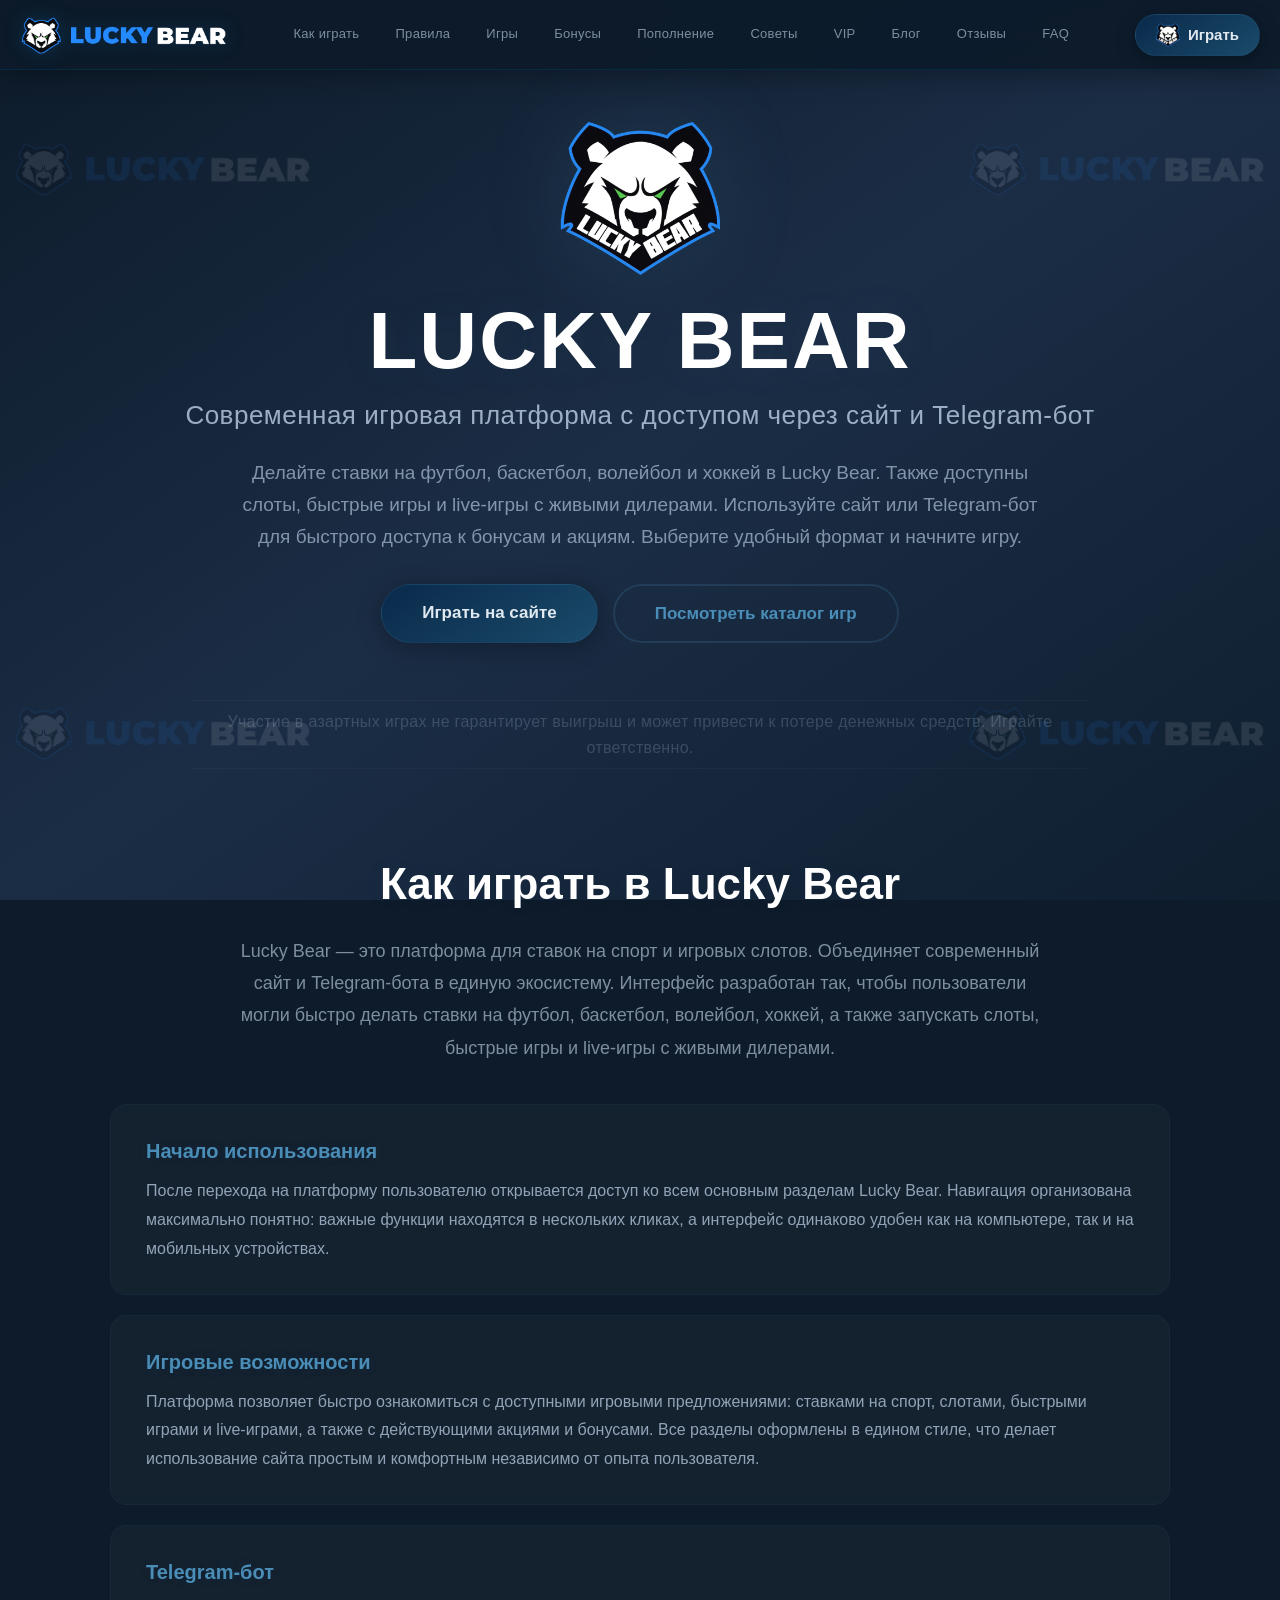
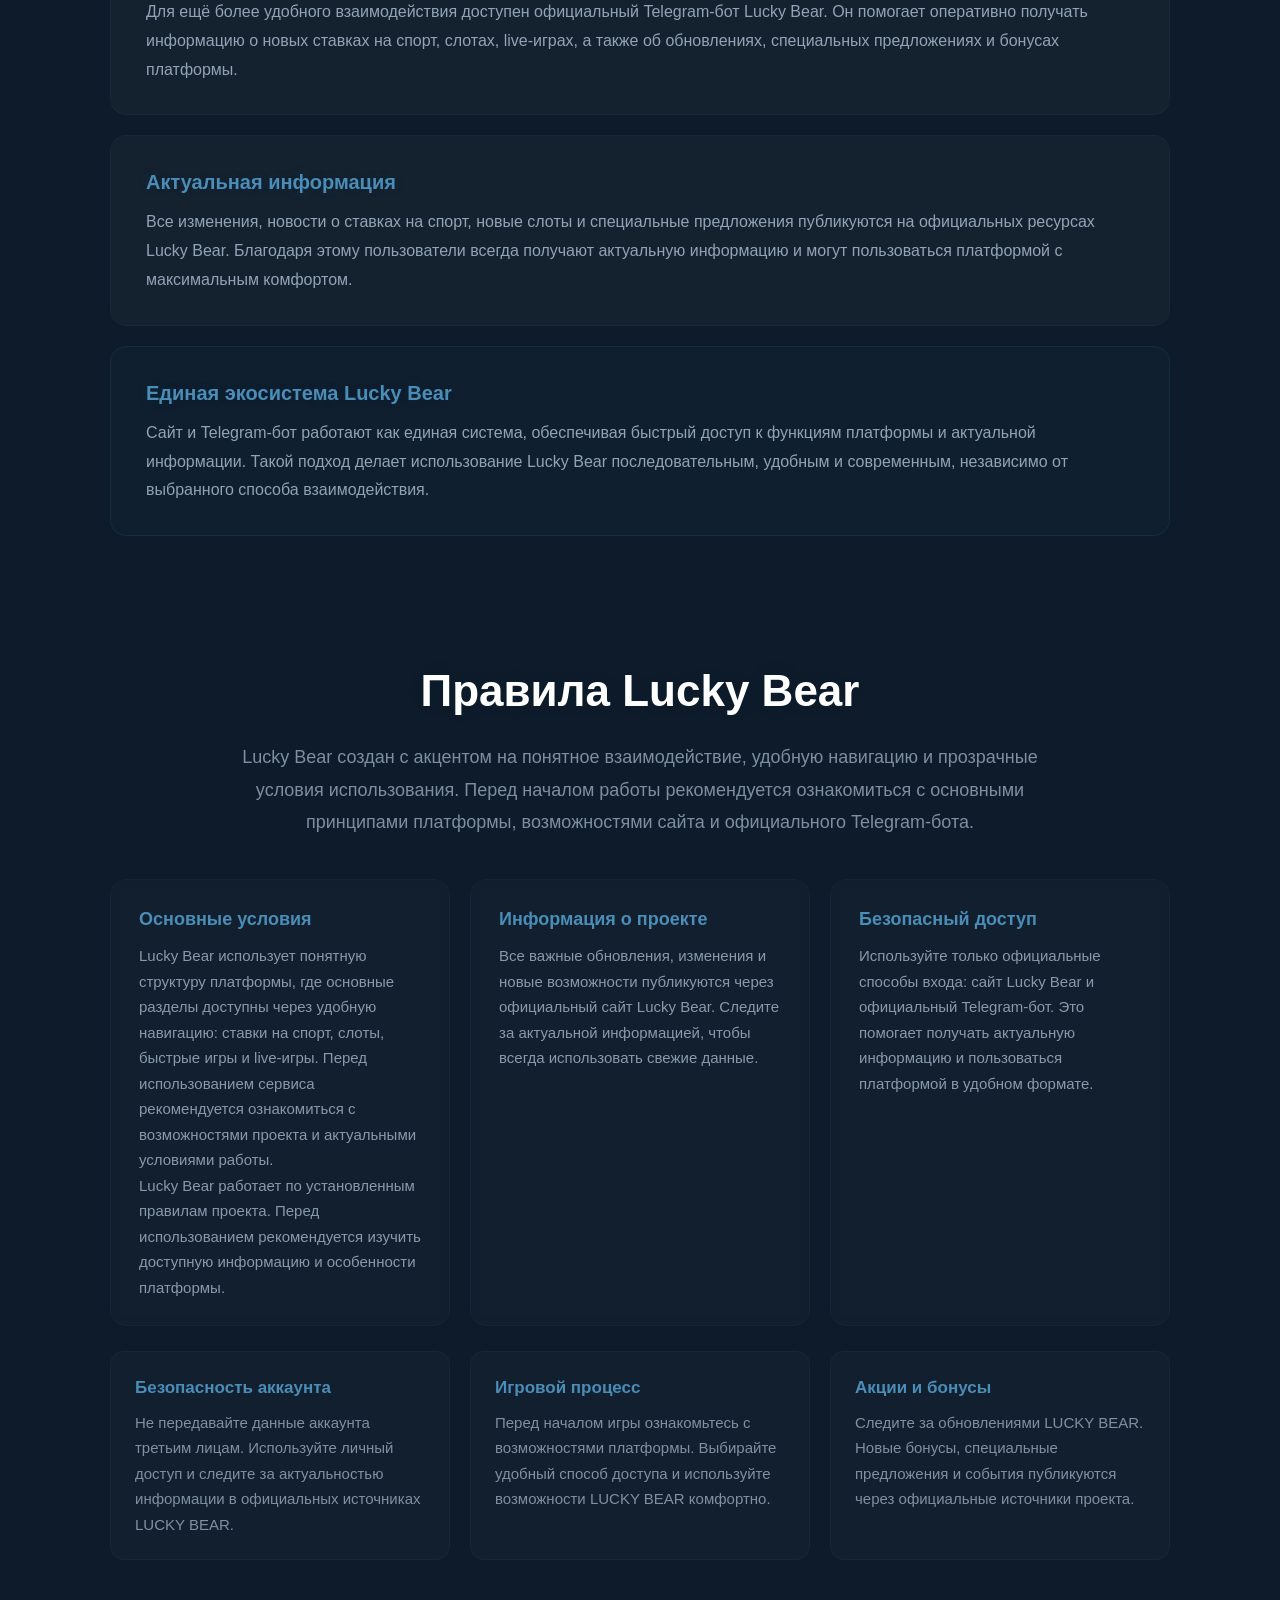
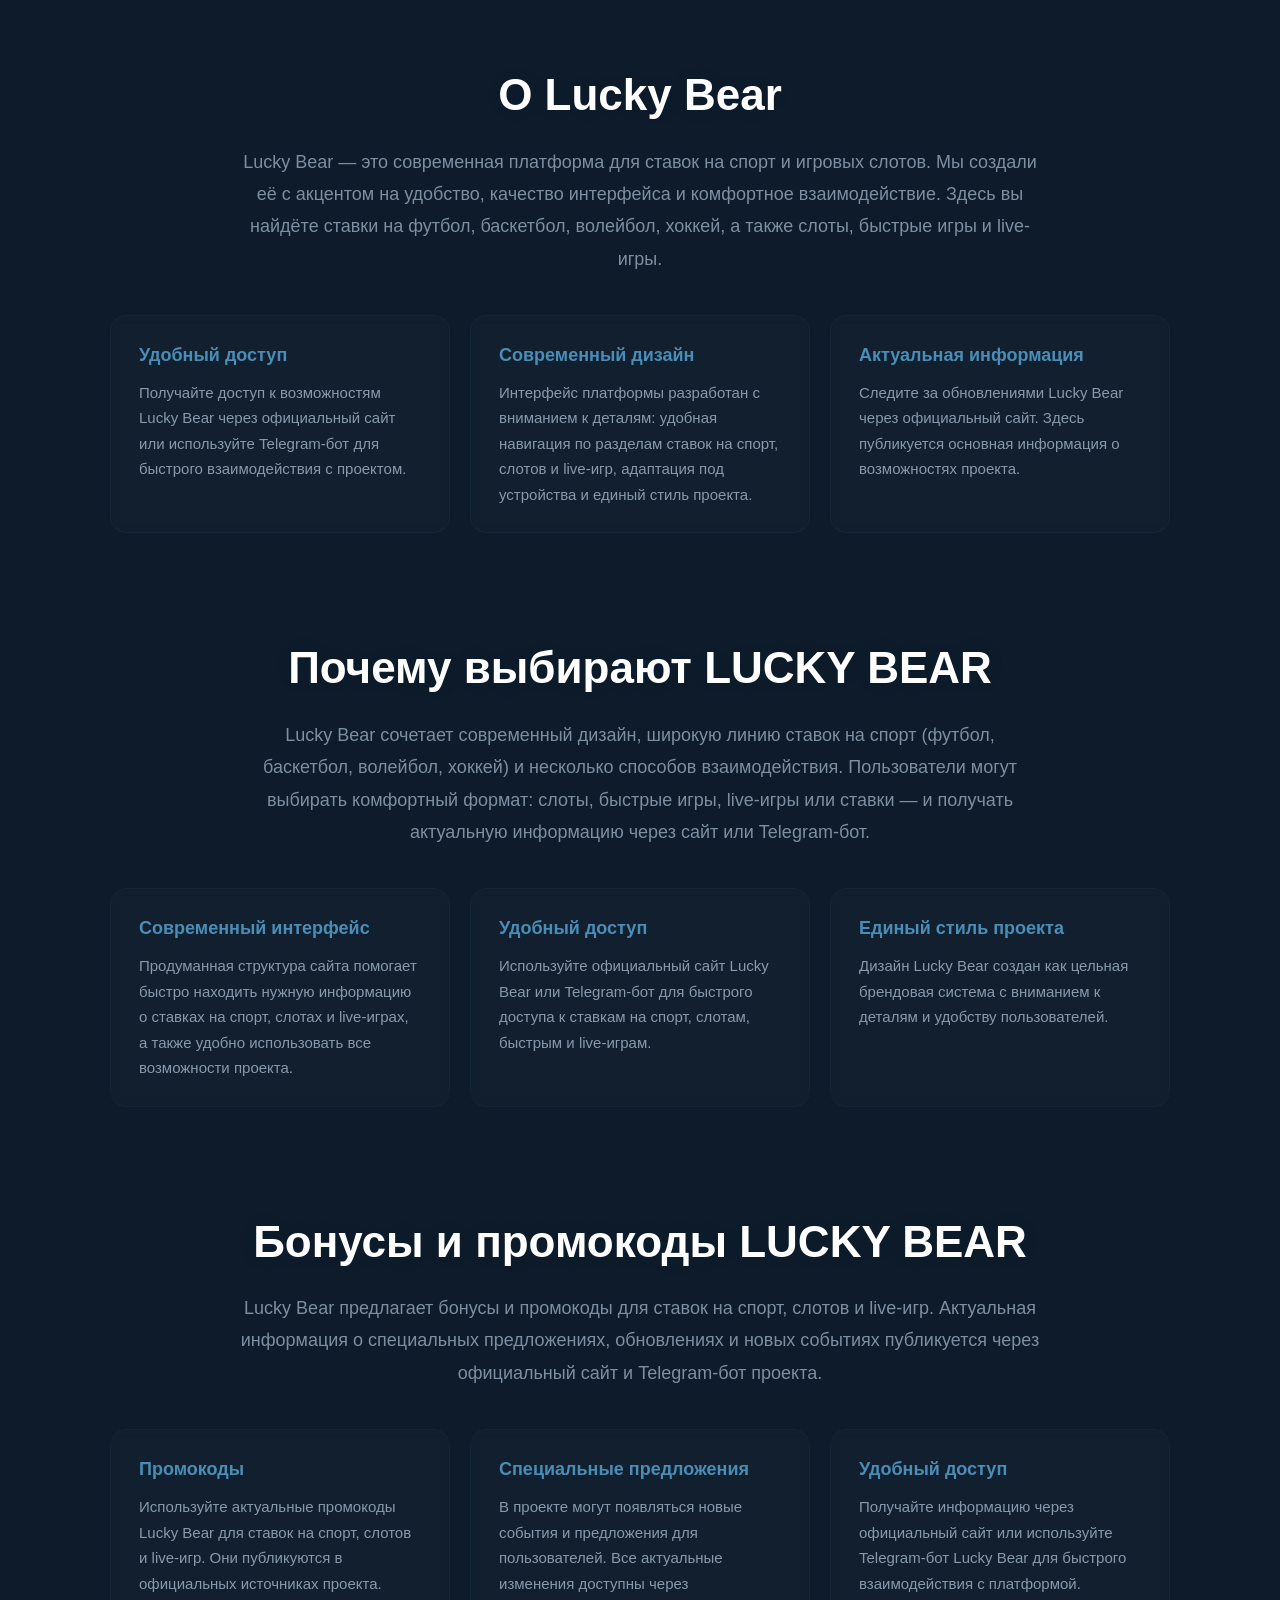
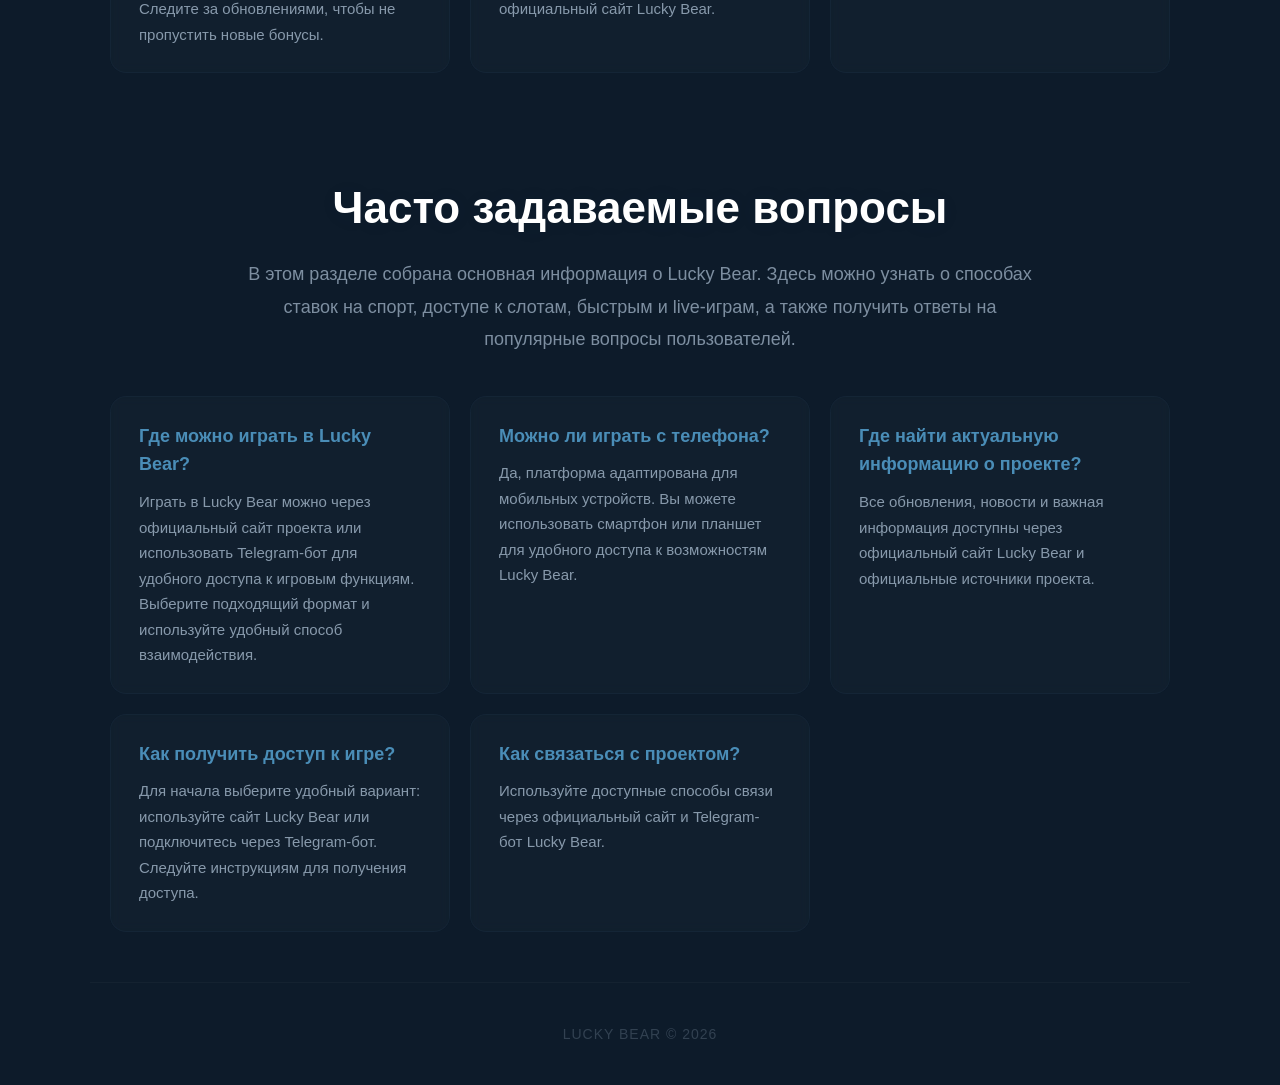
<file: index.html>
<!DOCTYPE html>
<html lang="ru">

<head>
    <link rel="icon" type="image/png" href="/images/logo.png">
    <meta http-equiv="Content-Type" content="text/html; charset=UTF-8">
   <!-- Yandex.Metrika counter -->
<script type="text/javascript">
    (function(m,e,t,r,i,k,a){
        m[i]=m[i]||function(){(m[i].a=m[i].a||[]).push(arguments)};
        m[i].l=1*new Date();
        for (var j = 0; j < document.scripts.length; j++) {if (document.scripts[j].src === r) { return; }}
        k=e.createElement(t),a=e.getElementsByTagName(t)[0],k.async=1,k.src=r,a.parentNode.insertBefore(k,a)
    })(window, document,'script','https://mc.yandex.ru/metrika/tag.js?id=111608732', 'ym');

    ym(111608732, 'init', {ssr:true, webvisor:true, clickmap:true, ecommerce:"dataLayer", referrer: document.referrer, url: location.href, accurateTrackBounce:true, trackLinks:true});
</script>
<noscript><div><img src="https://mc.yandex.ru/watch/111608732" style="position:absolute; left:-9999px;" alt="" /></div></noscript>
<!-- /Yandex.Metrika counter -->
    <meta charset="UTF-8">
    <meta name="viewport" content="width=device-width, initial-scale=1.0">

    <title>Lucky Bear — быстрые выплаты на карты и СБП + бонус 200%</title>
    <meta name="description" content="Lucky Bear: моментальные выплаты на СБП, Т-банк, Сбер, карты. Бонус 200% на депозит, 200 фриспинов. Пополнение рублями и криптой. VIP-программа 11 уровней. Играй и выводи без задержек!" />
    <link rel="canonical" href="https://lucky-bear-game.ru/" />
    <link rel="stylesheet" href="style.css">

    <style>
        /* ===========================================
           LUCKY BEAR — ПРЕМИАЛЬНЫЙ ТЁМНЫЙ СТИЛЬ
           Благородные кнопки с переливом
           =========================================== */

        * {
            margin: 0;
            padding: 0;
            box-sizing: border-box;
            scroll-behavior: smooth;
        }

        body {
            background: #0d1b2a;
            color: #e0e8f0;
            font-family: 'Segoe UI', 'Arial', sans-serif;
            line-height: 1.6;
            padding-top: 70px;
            min-height: 100vh;
        }

        a {
            text-decoration: none;
            color: inherit;
        }

        img {
            max-width: 100%;
            display: block;
        }

        /* ===== ТЁМНЫЙ ФОН ===== */
        .bear-background {
            position: fixed;
            top: 0;
            left: 0;
            width: 100%;
            height: 100%;
            background: linear-gradient(145deg, #0d1b2a 0%, #1b2d45 50%, #0f1f30 100%);
            z-index: -1;
        }

        /* ===== 4 МЕДВЕДЯ ===== */
        .bear-glow-1,
        .bear-glow-2,
        .bear-glow-3,
        .bear-glow-4 {
            position: fixed;
            background-image: url('images/menu-logo.png');
            background-repeat: no-repeat;
            background-size: contain;
            background-position: center;
            pointer-events: none;
            z-index: -1;
            opacity: 0.10;
        }

        .bear-glow-1 { top: 2%; left: 1%; width: 300px; height: 300px; }
        .bear-glow-2 { top: 2%; right: 1%; width: 300px; height: 300px; }
        .bear-glow-3 { bottom: 2%; left: 1%; width: 300px; height: 300px; }
        .bear-glow-4 { bottom: 2%; right: 1%; width: 300px; height: 300px; }

        /* ===== ХЕДЕР ===== */
        header {
            position: fixed;
            top: 0;
            left: 0;
            width: 100%;
            height: 70px;
            background: rgba(13, 27, 42, 0.92);
            backdrop-filter: blur(15px);
            display: flex;
            align-items: center;
            justify-content: space-between;
            padding: 0 20px;
            z-index: 1000;
            border-bottom: 1px solid rgba(0, 136, 204, 0.15);
            box-shadow: 0 2px 30px rgba(0, 0, 0, 0.4);
        }

        .brand-icon {
            flex-shrink: 0;
        }

        .brand-icon img {
            height: 42px;
            width: auto;
            filter: drop-shadow(0 0 10px rgba(0, 136, 204, 0.2));
        }

        /* ===== БУРГЕР-МЕНЮ ===== */
        .burger-btn {
            display: none;
            flex-direction: column;
            justify-content: space-between;
            width: 30px;
            height: 22px;
            background: transparent;
            border: none;
            cursor: pointer;
            padding: 0;
            margin-left: 12px;
            z-index: 1001;
        }

        .burger-btn span {
            display: block;
            width: 100%;
            height: 3px;
            background: #4a8db7;
            border-radius: 3px;
            transition: all 0.3s ease;
            box-shadow: 0 0 10px rgba(74, 141, 183, 0.2);
        }

        .burger-btn.active span:nth-child(1) {
            transform: translateY(9px) rotate(45deg);
        }
        .burger-btn.active span:nth-child(2) {
            opacity: 0;
        }
        .burger-btn.active span:nth-child(3) {
            transform: translateY(-9px) rotate(-45deg);
        }

        /* ===== НАВИГАЦИЯ ===== */
        .nav {
            display: flex;
            gap: 6px;
            align-items: center;
            overflow-x: auto;
            padding: 0 10px;
            scrollbar-width: none;
            flex: 1;
            justify-content: center;
        }

        .nav::-webkit-scrollbar {
            display: none;
        }

        .nav-link {
            color: rgba(200, 220, 240, 0.6);
            font-size: 13px;
            font-weight: 500;
            padding: 6px 14px;
            border-radius: 20px;
            transition: all 0.3s ease;
            white-space: nowrap;
            letter-spacing: 0.3px;
            border: 1px solid transparent;
        }

        .nav-link:hover,
        .nav-link.active {
            color: #4a8db7;
            background: rgba(74, 141, 183, 0.08);
            border-color: rgba(74, 141, 183, 0.15);
            box-shadow: 0 0 20px rgba(74, 141, 183, 0.05);
        }

        /* ============================================================
           ПРЕМИАЛЬНЫЕ КНОПКИ — БЛАГОРОДНЫЙ ТЁМНО-СИНИЙ С ПЕРЕЛИВОМ
           ============================================================ */

        /* ===== КНОПКА "ИГРАТЬ" В МЕНЮ ===== */
        .bot-button {
            display: flex;
            align-items: center;
            gap: 8px;
            background: linear-gradient(145deg, #0a2a4a, #1a4a6a);
            color: #e0e8f0;
            padding: 8px 20px;
            border-radius: 30px;
            font-weight: 700;
            font-size: 15px;
            transition: all 0.4s ease;
            box-shadow: 0 4px 20px rgba(0, 0, 0, 0.3);
            flex-shrink: 0;
            border: 1px solid rgba(74, 141, 183, 0.15);
            cursor: pointer;
            position: relative;
            overflow: hidden;
        }

        .bot-button::before {
            content: '';
            position: absolute;
            top: -50%;
            left: -50%;
            width: 200%;
            height: 200%;
            background: radial-gradient(circle, rgba(74, 141, 183, 0.1) 0%, transparent 70%);
            opacity: 0;
            transition: opacity 0.6s ease;
        }

        .bot-button:hover {
            transform: scale(1.05);
            box-shadow: 0 6px 30px rgba(74, 141, 183, 0.2);
            border-color: rgba(74, 141, 183, 0.3);
            background: linear-gradient(145deg, #0f3050, #1f5a7a);
        }

        .bot-button:hover::before {
            opacity: 1;
        }

        .bot-button img {
            height: 24px;
            width: auto;
            border-radius: 4px;
        }

        /* ===== ГЛАВНАЯ КНОПКА "ИГРАТЬ НА САЙТЕ" ===== */
        .main-button {
            display: inline-block;
            background: linear-gradient(145deg, #0a2a4a, #1a4a6a);
            color: #e0e8f0;
            padding: 14px 40px;
            border-radius: 50px;
            font-weight: 700;
            font-size: 17px;
            transition: all 0.4s ease;
            box-shadow: 0 4px 25px rgba(0, 0, 0, 0.3);
            border: 1px solid rgba(74, 141, 183, 0.15);
            cursor: pointer;
            position: relative;
            overflow: hidden;
        }

        .main-button::before {
            content: '';
            position: absolute;
            top: -50%;
            left: -50%;
            width: 200%;
            height: 200%;
            background: radial-gradient(circle, rgba(74, 141, 183, 0.12) 0%, transparent 70%);
            opacity: 0;
            transition: opacity 0.6s ease;
        }

        .main-button:hover {
            transform: translateY(-3px) scale(1.02);
            box-shadow: 0 8px 40px rgba(74, 141, 183, 0.15);
            border-color: rgba(74, 141, 183, 0.25);
            background: linear-gradient(145deg, #0f3050, #1f5a7a);
        }

        .main-button:hover::before {
            opacity: 1;
        }

        /* ===== ВТОРИЧНАЯ КНОПКА "ПОСМОТРЕТЬ КАТАЛОГ ИГР" ===== */
        .main-button.secondary {
            background: transparent;
            color: #4a8db7;
            box-shadow: none;
            border: 2px solid rgba(74, 141, 183, 0.2);
        }

        .main-button.secondary::before {
            display: none;
        }

        .main-button.secondary:hover {
            background: rgba(74, 141, 183, 0.05);
            border-color: rgba(74, 141, 183, 0.4);
            box-shadow: 0 4px 30px rgba(74, 141, 183, 0.05);
            transform: translateY(-3px) scale(1.02);
        }

        /* ===== МОБИЛЬНОЕ МЕНЮ ===== */
        .mobile-menu {
            display: none;
            position: fixed;
            top: 70px;
            left: 0;
            width: 100%;
            background: rgba(13, 27, 42, 0.98);
            backdrop-filter: blur(15px);
            padding: 20px;
            flex-direction: column;
            gap: 8px;
            border-bottom: 1px solid rgba(74, 141, 183, 0.05);
            z-index: 999;
            max-height: calc(100vh - 70px);
            overflow-y: auto;
        }

        .mobile-menu.open {
            display: flex;
        }

        .mobile-menu .nav-link {
            font-size: 16px;
            padding: 12px 20px;
            border-radius: 12px;
            border: 1px solid rgba(255, 255, 255, 0.03);
            text-align: center;
            color: rgba(200, 220, 240, 0.7);
        }

        .mobile-menu .nav-link:hover,
        .mobile-menu .nav-link.active {
            background: rgba(74, 141, 183, 0.06);
            border-color: rgba(74, 141, 183, 0.1);
            color: #4a8db7;
        }

        /* ===== ГЕРОЙ ===== */
        .hero {
            text-align: center;
            padding: 40px 20px 30px;
            max-width: 1100px;
            margin: 0 auto;
            min-height: 70vh;
            display: flex;
            flex-direction: column;
            justify-content: center;
            align-items: center;
        }

        .logo {
            max-width: 160px;
            margin: 0 auto 20px;
            transition: all 0.1s ease;
            animation: floatLogo 4s ease-in-out infinite;
            filter: drop-shadow(0 0 40px rgba(74, 141, 183, 0.15));
        }

        @keyframes floatLogo {
            0%,100% { transform: translateY(0); }
            50% { transform: translateY(-10px); }
        }

        /* ===== ЗАГОЛОВКИ (БЕЛЫЕ) ===== */
        .title {
            font-size: clamp(40px, 8vw, 80px);
            font-weight: 900;
            color: #ffffff;
            letter-spacing: 2px;
            line-height: 1.1;
            text-shadow: 0 0 40px rgba(74, 141, 183, 0.08);
        }

        .title span {
            color: #4a8db7;
        }

        .subtitle {
            font-size: clamp(16px, 2.5vw, 26px);
            color: rgba(200, 220, 240, 0.75);
            margin-top: 10px;
            font-weight: 300;
            letter-spacing: 0.5px;
        }

        .hero-description {
            max-width: 800px;
            margin: 20px auto 30px;
            font-size: clamp(15px, 1.8vw, 19px);
            color: rgba(200, 220, 240, 0.6);
            line-height: 1.7;
        }

        .hero-buttons {
            display: flex;
            gap: 15px;
            justify-content: center;
            flex-wrap: wrap;
            margin-bottom: 20px;
        }

        /* ===== ПРЕДУПРЕЖДЕНИЕ ===== */
        .warning {
            max-width: 900px;
            margin: 0 auto 30px;
            padding: 8px 0;
            text-align: center;
            font-size: 16px;
            color: rgba(200, 220, 240, 0.2);
            letter-spacing: 0.3px;
            border-top: 1px solid rgba(255, 255, 255, 0.03);
            border-bottom: 1px solid rgba(255, 255, 255, 0.03);
        }

        /* ===== СЕКЦИИ ===== */
        section {
            max-width: 1100px;
            margin: 0 auto;
            padding: 50px 20px;
            scroll-margin-top: 90px;
        }

        .section-title {
            font-size: clamp(28px, 4vw, 44px);
            font-weight: 700;
            text-align: center;
            margin-bottom: 15px;
            color: #ffffff;
            text-shadow: 0 0 30px rgba(74, 141, 183, 0.05);
        }

        .section-title span {
            color: #4a8db7;
        }

        .section-description {
            text-align: center;
            max-width: 800px;
            margin: 0 auto 40px;
            font-size: clamp(15px, 1.6vw, 18px);
            color: rgba(200, 220, 240, 0.6);
            line-height: 1.8;
        }

        /* ===== ИНФО-БЛОКИ ===== */
        .info-block {
            background: rgba(255, 255, 255, 0.03);
            border: 1px solid rgba(74, 141, 183, 0.06);
            border-radius: 16px;
            padding: 30px 35px;
            margin-bottom: 20px;
            transition: all 0.3s ease;
            backdrop-filter: blur(5px);
        }

        .info-block:hover {
            border-color: rgba(74, 141, 183, 0.12);
            background: rgba(255, 255, 255, 0.05);
            box-shadow: 0 8px 40px rgba(0, 0, 0, 0.2);
        }

        .info-block h3 {
            color: #4a8db7;
            font-size: 20px;
            margin-bottom: 10px;
            font-weight: 600;
            text-shadow: 0 0 20px rgba(74, 141, 183, 0.08);
        }

        .info-block p {
            color: rgba(200, 220, 240, 0.7);
            font-size: 16px;
            line-height: 1.8;
        }

        .info-highlight {
            border-color: rgba(74, 141, 183, 0.12);
            background: rgba(74, 141, 183, 0.04);
        }

        /* ===== СЕТКИ ===== */
        .rules-grid,
        .about-box,
        .advantages-box,
        .bonus-box,
        .faq-box {
            display: grid;
            grid-template-columns: repeat(auto-fit, minmax(280px, 1fr));
            gap: 20px;
        }

        .rules-card,
        .about-card,
        .advantages-card,
        .promo-card,
        .faq-card {
            background: rgba(255, 255, 255, 0.02);
            border: 1px solid rgba(74, 141, 183, 0.05);
            border-radius: 16px;
            padding: 25px 28px;
            transition: all 0.3s ease;
            backdrop-filter: blur(5px);
        }

        .rules-card:hover,
        .about-card:hover,
        .advantages-card:hover,
        .promo-card:hover,
        .faq-card:hover {
            border-color: rgba(74, 141, 183, 0.1);
            background: rgba(255, 255, 255, 0.04);
            transform: translateY(-2px);
            box-shadow: 0 8px 40px rgba(0, 0, 0, 0.2);
        }

        .rules-card h3,
        .about-card h3,
        .advantages-card h3,
        .promo-card h3,
        .faq-card h3 {
            color: #4a8db7;
            font-size: 18px;
            margin-bottom: 10px;
            font-weight: 600;
        }

        .rules-card p,
        .about-card p,
        .advantages-card p,
        .promo-card p,
        .faq-card p {
            color: rgba(200, 220, 240, 0.65);
            font-size: 15px;
            line-height: 1.7;
        }

        .rules-extra {
            display: grid;
            grid-template-columns: repeat(auto-fit, minmax(250px, 1fr));
            gap: 20px;
            margin-top: 25px;
        }

        .rules-extra-card {
            background: rgba(255, 255, 255, 0.02);
            border: 1px solid rgba(255, 255, 255, 0.03);
            border-radius: 14px;
            padding: 22px 24px;
            transition: all 0.3s ease;
        }

        .rules-extra-card:hover {
            background: rgba(255, 255, 255, 0.04);
            border-color: rgba(74, 141, 183, 0.08);
        }

        .rules-extra-card h3 {
            color: #4a8db7;
            font-size: 17px;
            margin-bottom: 8px;
            font-weight: 600;
        }

        .rules-extra-card p {
            color: rgba(200, 220, 240, 0.6);
            font-size: 15px;
            line-height: 1.7;
        }

        /* ===== FOOTER ===== */
        footer {
            text-align: center;
            padding: 40px 20px;
            border-top: 1px solid rgba(255, 255, 255, 0.03);
            color: rgba(200, 220, 240, 0.2);
            font-size: 14px;
            letter-spacing: 1px;
            max-width: 1100px;
            margin: 0 auto;
        }

        /* ===== АДАПТИВ ===== */
        @media (max-width: 768px) {
            body { padding-top: 60px; }
            header { height: 60px; padding: 0 15px; }
            .brand-icon img { height: 34px; }
            .burger-btn { display: flex; }
            .nav { display: none; }
            .bot-button { padding: 6px 14px; font-size: 13px; }
            .bot-button img { height: 20px; }
            .hero { padding: 20px 15px 20px; min-height: 60vh; }
            .logo { max-width: 120px; }
            .rules-grid, .about-box, .advantages-box, .bonus-box, .faq-box { grid-template-columns: 1fr; }
            .rules-extra { grid-template-columns: 1fr; }
            section { padding: 30px 15px; }
            .info-block { padding: 20px; }
            .title { font-size: clamp(28px, 6vw, 40px); }
            .bear-glow-1, .bear-glow-2, .bear-glow-3, .bear-glow-4 {
                width: 100px !important;
                height: 100px !important;
                opacity: 0.08 !important;
            }
            .bear-glow-1 { top: 2%; left: 1%; }
            .bear-glow-2 { top: 2%; right: 1%; }
            .bear-glow-3 { bottom: 2%; left: 1%; }
            .bear-glow-4 { bottom: 2%; right: 1%; }
        }

        @media (min-width: 769px) {
            .mobile-menu { display: none !important; }
        }
    </style>

    <script type="application/ld+json">
    {
      "@context": "https://schema.org",
      "@type": "BreadcrumbList",
      "itemListElement": [
        {
          "@type": "ListItem",
          "position": 1,
          "name": "Главная",
          "item": "https://lucky-bear-game.ru/"
        }
      ]
    }
    </script>

    <script type="application/ld+json">
    {
      "@context": "https://schema.org",
      "@type": "WebSite",
      "name": "Lucky Bear",
      "url": "https://lucky-bear-game.ru",
      "potentialAction": {
        "@type": "SearchAction",
        "target": {
          "@type": "EntryPoint",
          "urlTemplate": "https://lucky-bear-game.ru/search?q={search_term_string}"
        },
        "query-input": "required name=search_term_string"
      }
    }
    </script>

    <script type="application/ld+json">
    {
      "@context": "https://schema.org",
      "@type": "Organization",
      "name": "Lucky Bear",
      "url": "https://lucky-bear-game.ru",
      "logo": "https://lucky-bear-game.ru/images/logo.png"
    }
    </script>
</head>

<body>
    <div class="bear-background"></div>
    <div class="bear-glow-1"></div>
    <div class="bear-glow-2"></div>
    <div class="bear-glow-3"></div>
    <div class="bear-glow-4"></div>

    <header>
        <a href="index.html" class="brand-icon">
            <img src="images/menu-logo.png" alt="LUCKY BEAR">
        </a>

        <button class="burger-btn" id="burgerBtn" aria-label="Открыть меню">
            <span></span>
            <span></span>
            <span></span>
        </button>

        <nav class="nav" id="desktopNav">
            <a href="how-to-play.html" class="nav-link">Как играть</a>
            <a href="rules.html" class="nav-link">Правила</a>
            <a href="games.html" class="nav-link">Игры</a>
            <a href="bonus.html" class="nav-link">Бонусы</a>
            <a href="payment.html" class="nav-link">Пополнение</a>
            <a href="responsible.html" class="nav-link">Советы</a>
            <a href="vip.html" class="nav-link">VIP</a>
            <a href="blog.html" class="nav-link">Блог</a>
            <a href="reviews.html" class="nav-link">Отзывы</a>
            <a href="faq.html" class="nav-link">FAQ</a>
        </nav>

        <div class="mobile-menu" id="mobileMenu">
            <a href="how-to-play.html" class="nav-link">Как играть</a>
            <a href="rules.html" class="nav-link">Правила</a>
            <a href="games.html" class="nav-link">Игры</a>
            <a href="bonus.html" class="nav-link">Бонусы</a>
            <a href="payment.html" class="nav-link">Пополнение</a>
            <a href="responsible.html" class="nav-link">Советы</a>
            <a href="vip.html" class="nav-link">VIP</a>
            <a href="blog.html" class="nav-link">Блог</a>
            <a href="reviews.html" class="nav-link">Отзывы</a>
            <a href="faq.html" class="nav-link">FAQ</a>
        </div>

        <a href="https://lb777.xyz/5dsgV7" class="bot-button" rel="noreferrer noopener">
            <img src="images/logo.png" alt="LUCKY BEAR">
            <span>Играть</span>
        </a>
    </header>

    <!-- ===== ГЛАВНЫЙ ЭКРАН ===== -->
    <section class="hero" id="home">
        <img src="images/logo.png" alt="LUCKY BEAR" class="logo">

        <div class="title">LUCKY BEAR</div>

        <div class="subtitle">
            Современная игровая платформа с доступом через сайт и Telegram-бот
        </div>

        <p class="hero-description">
            Делайте ставки на футбол, баскетбол, волейбол и хоккей в Lucky Bear. Также доступны слоты, быстрые игры и live-игры с живыми дилерами. Используйте сайт или Telegram-бот для быстрого доступа к бонусам и акциям. Выберите удобный формат и начните игру.
        </p>

        <div class="hero-buttons">
            <a href="https://lb777.xyz/5dsgV7" class="main-button" rel="noreferrer noopener">Играть на сайте</a>
            <a href="games.html" class="main-button secondary">Посмотреть каталог игр</a>
        </div>
    </section>

    <!-- ===== ПРЕДУПРЕЖДЕНИЕ ===== -->
    <div class="warning">
        Участие в азартных играх не гарантирует выигрыш и может привести к потере денежных средств. Играйте ответственно.
    </div>

    <!-- ===== КАК ИГРАТЬ ===== -->
    <section id="start">
        <h2 class="section-title">Как играть в Lucky Bear</h2>
        <p class="section-description">
            Lucky Bear — это платформа для ставок на спорт и игровых слотов. Объединяет современный сайт и Telegram-бота в единую экосистему. Интерфейс разработан так, чтобы пользователи могли быстро делать ставки на футбол, баскетбол, волейбол, хоккей, а также запускать слоты, быстрые игры и live-игры с живыми дилерами.
        </p>

        <div class="info-block">
            <h3>Начало использования</h3>
            <p>
                После перехода на платформу пользователю открывается доступ ко всем основным разделам Lucky Bear. Навигация организована максимально понятно: важные функции находятся в нескольких кликах, а интерфейс одинаково удобен как на компьютере, так и на мобильных устройствах.
            </p>
        </div>

        <div class="info-block">
            <h3>Игровые возможности</h3>
            <p>
                Платформа позволяет быстро ознакомиться с доступными игровыми предложениями: ставками на спорт, слотами, быстрыми играми и live-играми, а также с действующими акциями и бонусами. Все разделы оформлены в едином стиле, что делает использование сайта простым и комфортным независимо от опыта пользователя.
            </p>
        </div>

        <div class="info-block">
            <h3>Telegram-бот</h3>
            <p>
                Для ещё более удобного взаимодействия доступен официальный Telegram-бот Lucky Bear. Он помогает оперативно получать информацию о новых ставках на спорт, слотах, live-играх, а также об обновлениях, специальных предложениях и бонусах платформы.
            </p>
        </div>

        <div class="info-block">
            <h3>Актуальная информация</h3>
            <p>
                Все изменения, новости о ставках на спорт, новые слоты и специальные предложения публикуются на официальных ресурсах Lucky Bear. Благодаря этому пользователи всегда получают актуальную информацию и могут пользоваться платформой с максимальным комфортом.
            </p>
        </div>

        <div class="info-block info-highlight">
            <h3>Единая экосистема Lucky Bear</h3>
            <p>
                Сайт и Telegram-бот работают как единая система, обеспечивая быстрый доступ к функциям платформы и актуальной информации. Такой подход делает использование Lucky Bear последовательным, удобным и современным, независимо от выбранного способа взаимодействия.
            </p>
        </div>
    </section>

    <!-- ===== ПРАВИЛА ===== -->
    <section id="rules">
        <h2 class="section-title">Правила Lucky Bear</h2>
        <p class="section-description">
            Lucky Bear создан с акцентом на понятное взаимодействие, удобную навигацию и прозрачные условия использования. Перед началом работы рекомендуется ознакомиться с основными принципами платформы, возможностями сайта и официального Telegram-бота.
        </p>

        <div class="rules-grid">
            <div class="rules-card">
                <h3>Основные условия</h3>
                <p>
                    Lucky Bear использует понятную структуру платформы, где основные разделы доступны через удобную навигацию: ставки на спорт, слоты, быстрые игры и live-игры. Перед использованием сервиса рекомендуется ознакомиться с возможностями проекта и актуальными условиями работы.
                </p>
                <p>
                    Lucky Bear работает по установленным правилам проекта. Перед использованием рекомендуется изучить доступную информацию и особенности платформы.
                </p>
            </div>

            <div class="rules-card">
                <h3>Информация о проекте</h3>
                <p>
                    Все важные обновления, изменения и новые возможности публикуются через официальный сайт Lucky Bear. Следите за актуальной информацией, чтобы всегда использовать свежие данные.
                </p>
            </div>

            <div class="rules-card">
                <h3>Безопасный доступ</h3>
                <p>
                    Используйте только официальные способы входа: сайт Lucky Bear и официальный Telegram-бот. Это помогает получать актуальную информацию и пользоваться платформой в удобном формате.
                </p>
            </div>
        </div>

        <div class="rules-extra">
            <div class="rules-extra-card">
                <h3>Безопасность аккаунта</h3>
                <p>
                    Не передавайте данные аккаунта третьим лицам. Используйте личный доступ и следите за актуальностью информации в официальных источниках LUCKY BEAR.
                </p>
            </div>

            <div class="rules-extra-card">
                <h3>Игровой процесс</h3>
                <p>
                    Перед началом игры ознакомьтесь с возможностями платформы. Выбирайте удобный способ доступа и используйте возможности LUCKY BEAR комфортно.
                </p>
            </div>

            <div class="rules-extra-card">
                <h3>Акции и бонусы</h3>
                <p>
                    Следите за обновлениями LUCKY BEAR. Новые бонусы, специальные предложения и события публикуются через официальные источники проекта.
                </p>
            </div>
        </div>
    </section>

    <!-- ===== О ПРОЕКТЕ ===== -->
    <section id="about">
        <h2 class="section-title">О Lucky Bear</h2>
        <p class="section-description">
            Lucky Bear — это современная платформа для ставок на спорт и игровых слотов. Мы создали её с акцентом на удобство, качество интерфейса и комфортное взаимодействие. Здесь вы найдёте ставки на футбол, баскетбол, волейбол, хоккей, а также слоты, быстрые игры и live-игры.
        </p>

        <div class="about-box">
            <div class="about-card">
                <h3>Удобный доступ</h3>
                <p>
                    Получайте доступ к возможностям Lucky Bear через официальный сайт или используйте Telegram-бот для быстрого взаимодействия с проектом.
                </p>
            </div>

            <div class="about-card">
                <h3>Современный дизайн</h3>
                <p>
                    Интерфейс платформы разработан с вниманием к деталям: удобная навигация по разделам ставок на спорт, слотов и live-игр, адаптация под устройства и единый стиль проекта.
                </p>
            </div>

            <div class="about-card">
                <h3>Актуальная информация</h3>
                <p>
                    Следите за обновлениями Lucky Bear через официальный сайт. Здесь публикуется основная информация о возможностях проекта.
                </p>
            </div>
        </div>
    </section>

    <!-- ===== ПОЧЕМУ LUCKY BEAR ===== -->
    <section id="advantages">
        <h2 class="section-title">Почему выбирают LUCKY BEAR</h2>
        <p class="section-description">
            Lucky Bear сочетает современный дизайн, широкую линию ставок на спорт (футбол, баскетбол, волейбол, хоккей) и несколько способов взаимодействия. Пользователи могут выбирать комфортный формат: слоты, быстрые игры, live-игры или ставки — и получать актуальную информацию через сайт или Telegram-бот.
        </p>

        <div class="advantages-box">
            <div class="advantages-card">
                <h3>Современный интерфейс</h3>
                <p>
                    Продуманная структура сайта помогает быстро находить нужную информацию о ставках на спорт, слотах и live-играх, а также удобно использовать все возможности проекта.
                </p>
            </div>

            <div class="advantages-card">
                <h3>Удобный доступ</h3>
                <p>
                    Используйте официальный сайт Lucky Bear или Telegram-бот для быстрого доступа к ставкам на спорт, слотам, быстрым и live-играм.
                </p>
            </div>

            <div class="advantages-card">
                <h3>Единый стиль проекта</h3>
                <p>
                    Дизайн Lucky Bear создан как цельная брендовая система с вниманием к деталям и удобству пользователей.
                </p>
            </div>
        </div>
    </section>

    <!-- ===== БОНУСЫ И ПРОМОКОДЫ ===== -->
    <section id="bonus">
        <h2 class="section-title">Бонусы и промокоды LUCKY BEAR</h2>
        <p class="section-description">
            Lucky Bear предлагает бонусы и промокоды для ставок на спорт, слотов и live-игр. Актуальная информация о специальных предложениях, обновлениях и новых событиях публикуется через официальный сайт и Telegram-бот проекта.
        </p>

        <div class="bonus-box">
            <div class="promo-card">
                <h3>Промокоды</h3>
                <p>
                    Используйте актуальные промокоды Lucky Bear для ставок на спорт, слотов и live-игр. Они публикуются в официальных источниках проекта. Следите за обновлениями, чтобы не пропустить новые бонусы.
                </p>
            </div>

            <div class="promo-card">
                <h3>Специальные предложения</h3>
                <p>
                    В проекте могут появляться новые события и предложения для пользователей. Все актуальные изменения доступны через официальный сайт Lucky Bear.
                </p>
            </div>

            <div class="promo-card">
                <h3>Удобный доступ</h3>
                <p>
                    Получайте информацию через официальный сайт или используйте Telegram-бот Lucky Bear для быстрого взаимодействия с платформой.
                </p>
            </div>
        </div>
    </section>

    <!-- ===== FAQ ===== -->
    <section id="faq">
        <h2 class="section-title">Часто задаваемые вопросы</h2>
        <p class="section-description">
            В этом разделе собрана основная информация о Lucky Bear. Здесь можно узнать о способах ставок на спорт, доступе к слотам, быстрым и live-играм, а также получить ответы на популярные вопросы пользователей.
        </p>

        <div class="faq-box">
            <div class="faq-card">
                <h3>Где можно играть в Lucky Bear?</h3>
                <p>
                    Играть в Lucky Bear можно через официальный сайт проекта или использовать Telegram-бот для удобного доступа к игровым функциям. Выберите подходящий формат и используйте удобный способ взаимодействия.
                </p>
            </div>

            <div class="faq-card">
                <h3>Можно ли играть с телефона?</h3>
                <p>
                    Да, платформа адаптирована для мобильных устройств. Вы можете использовать смартфон или планшет для удобного доступа к возможностям Lucky Bear.
                </p>
            </div>

            <div class="faq-card">
                <h3>Где найти актуальную информацию о проекте?</h3>
                <p>
                    Все обновления, новости и важная информация доступны через официальный сайт Lucky Bear и официальные источники проекта.
                </p>
            </div>

            <div class="faq-card">
                <h3>Как получить доступ к игре?</h3>
                <p>
                    Для начала выберите удобный вариант: используйте сайт Lucky Bear или подключитесь через Telegram-бот. Следуйте инструкциям для получения доступа.
                </p>
            </div>

            <div class="faq-card">
                <h3>Как связаться с проектом?</h3>
                <p>
                    Используйте доступные способы связи через официальный сайт и Telegram-бот Lucky Bear.
                </p>
            </div>
        </div>
    </section>

    <footer>
        LUCKY BEAR © 2026
    </footer>

    <script>
        // ===== БУРГЕР-МЕНЮ =====
        const burgerBtn = document.getElementById('burgerBtn');
        const mobileMenu = document.getElementById('mobileMenu');

        burgerBtn.addEventListener('click', function() {
            this.classList.toggle('active');
            mobileMenu.classList.toggle('open');
        });

        document.querySelectorAll('.mobile-menu .nav-link').forEach(link => {
            link.addEventListener('click', function() {
                burgerBtn.classList.remove('active');
                mobileMenu.classList.remove('open');
            });
        });

        // ===== ЭФФЕКТ РАСТВОРЕНИЯ ЛОГОТИПА ПРИ СКРОЛЛЕ =====
        const logo = document.querySelector(".logo");

        window.addEventListener("scroll", () => {
            let scroll = window.scrollY;
            let opacity = 1 - scroll / 500;
            let scale = 1 - scroll / 1500;

            if (opacity < 0) opacity = 0;
            if (scale < 0.7) scale = 0.7;

            logo.style.opacity = opacity;
            logo.style.transform = `scale(${scale})`;
        });

        // ===== ПОЯВЛЕНИЕ БЛОКОВ ПРИ СКРОЛЛЕ =====
        const elements = document.querySelectorAll(
            ".info-block, .rules-card, .rules-extra-card, .about-card, .advantages-card, .promo-card, .faq-card"
        );

        const observer = new IntersectionObserver(
            (entries) => {
                entries.forEach(entry => {
                    if (entry.isIntersecting) {
                        entry.target.style.opacity = "1";
                        entry.target.style.transform = "translateY(0)";
                    }
                });
            }, {
                threshold: 0.15
            }
        );

        elements.forEach(el => {
            el.style.opacity = "0";
            el.style.transform = "translateY(40px)";
            el.style.transition = "0.7s ease";
            observer.observe(el);
        });

        // ===== ПОДСВЕТКА АКТИВНОГО ПУНКТА МЕНЮ ПРИ СКРОЛЛЕ =====
        document.addEventListener('DOMContentLoaded', function() {
            const sections = document.querySelectorAll('section[id]');
            const navLinks = document.querySelectorAll('.nav-link');

            function updateActiveLink() {
                let current = '';
                const scrollPosition = window.scrollY + 150;

                sections.forEach(section => {
                    const sectionTop = section.offsetTop;
                    const sectionBottom = sectionTop + section.offsetHeight;
                    if (scrollPosition >= sectionTop && scrollPosition < sectionBottom) {
                        current = section.getAttribute('id');
                    }
                });

                navLinks.forEach(link => {
                    link.classList.remove('active');
                    if (link.getAttribute('href') === '#' + current) {
                        link.classList.add('active');
                    }
                });
            }

            window.addEventListener('scroll', updateActiveLink);
            window.addEventListener('load', updateActiveLink);
        });
    </script>
</body>

</html>
</file>
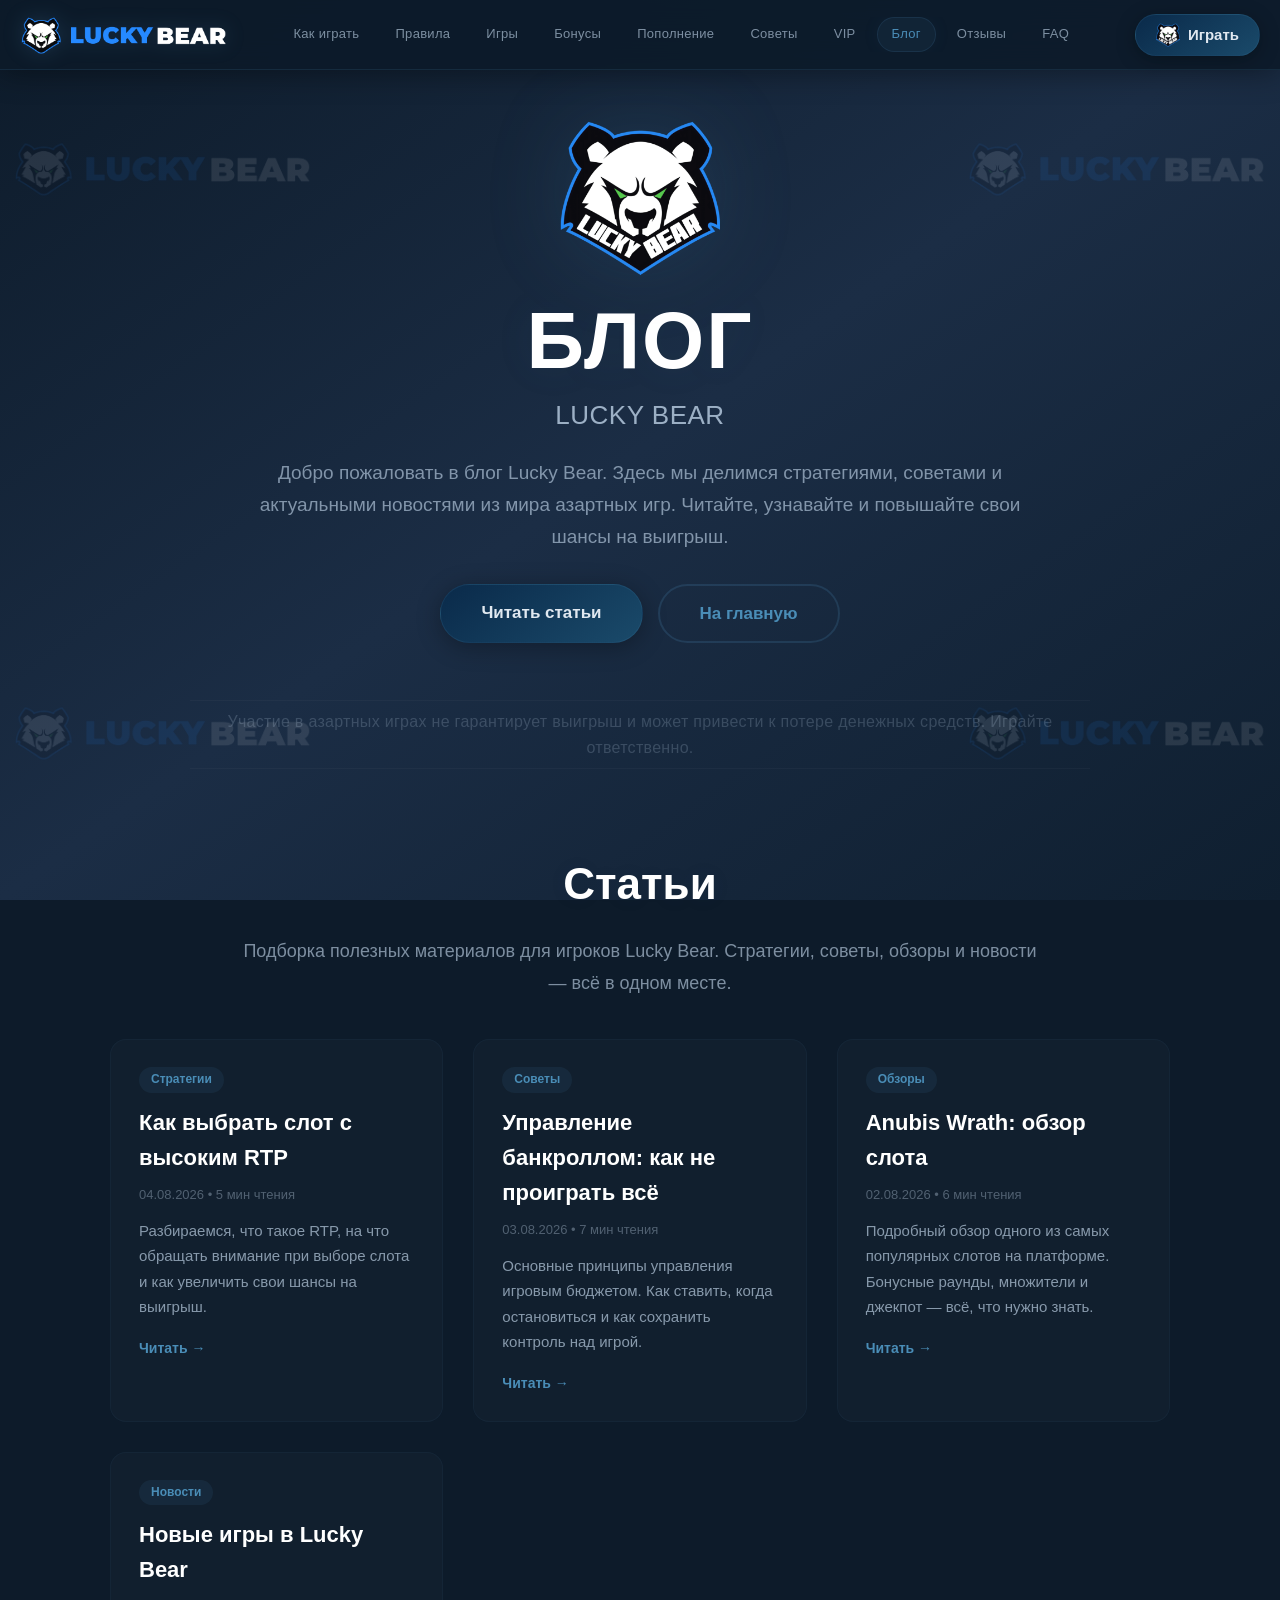
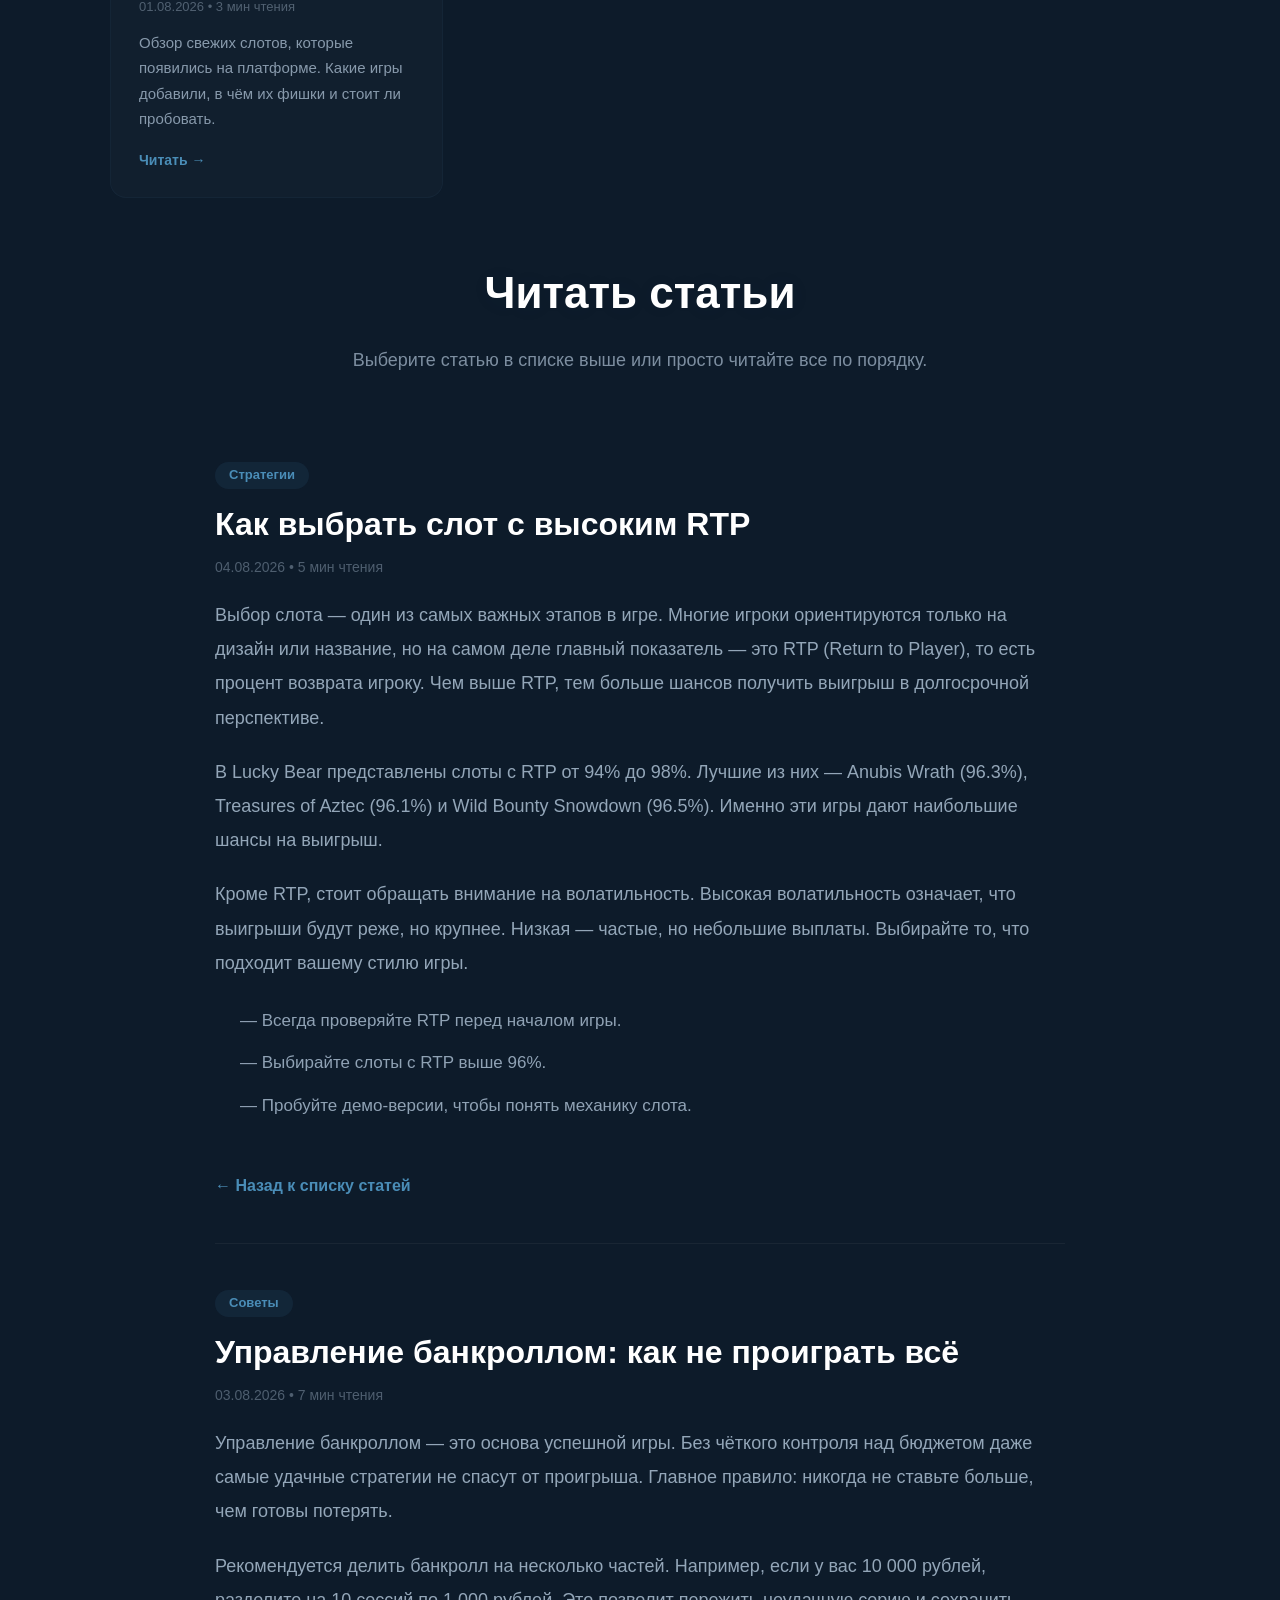
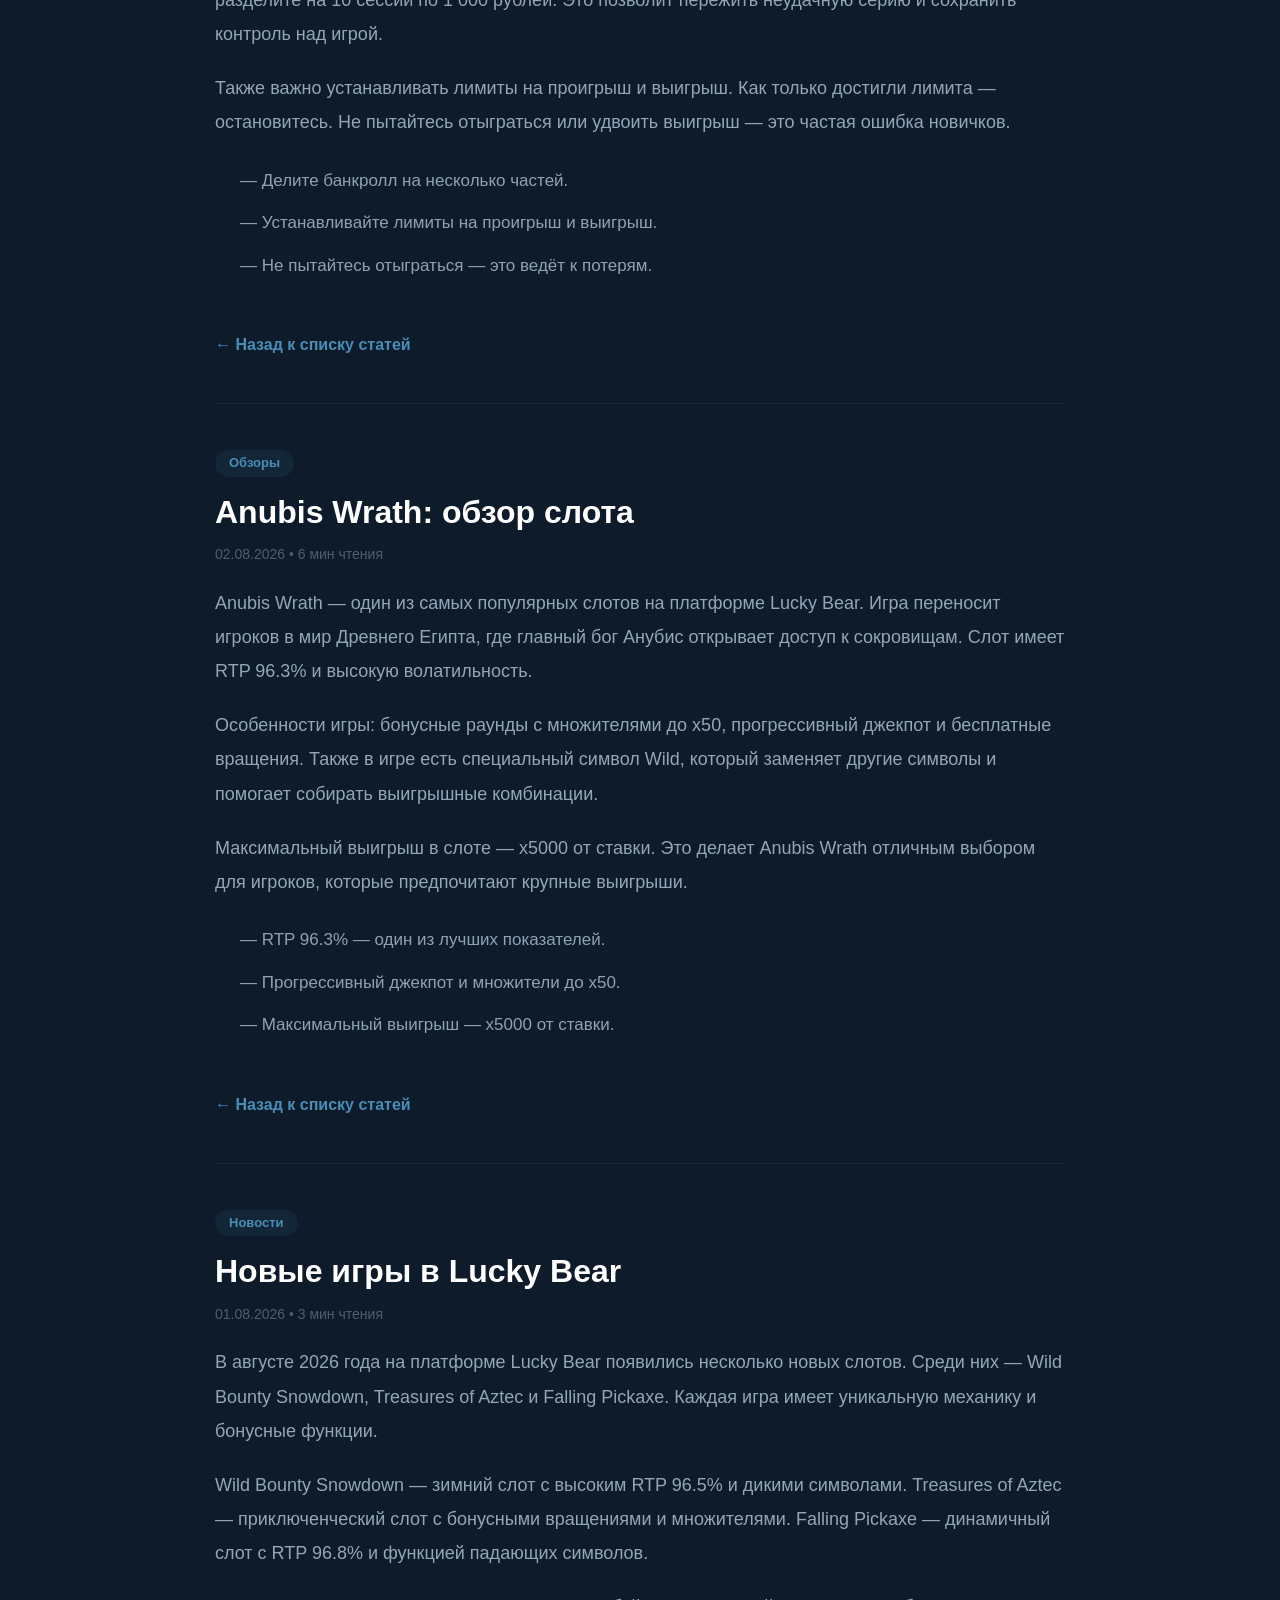
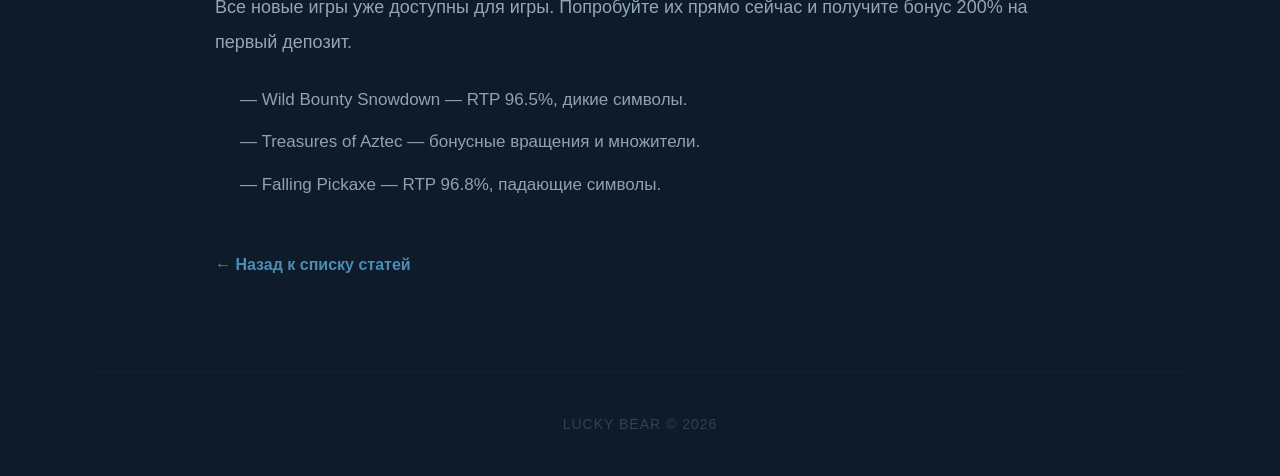
<file: blog.html>
<!DOCTYPE html>
<html lang="ru">
<head>
    <meta charset="UTF-8">
    <meta name="viewport" content="width=device-width, initial-scale=1.0">
    <title>Блог Lucky Bear — стратегии, советы, обзоры слотов</title>
    <meta name="description" content="Блог Lucky Bear: стратегии игры в слоты, советы по управлению банкроллом, обзоры популярных игр и новости казино. Читай и выигрывай больше!" />
    <link rel="canonical" href="https://lucky-bear-game.ru/blog.html" />
    <link rel="icon" type="image/png" href="/images/logo.png">
    <link rel="stylesheet" href="style.css">
<!DOCTYPE html>
<html lang="ru">

<head>
    <link rel="icon" type="image/png" href="/images/logo.png">
    <meta http-equiv="Content-Type" content="text/html; charset=UTF-8">
    <meta charset="UTF-8">
    <meta name="viewport" content="width=device-width, initial-scale=1.0">
<!-- Yandex.Metrika counter -->
<script type="text/javascript">
    (function(m,e,t,r,i,k,a){
        m[i]=m[i]||function(){(m[i].a=m[i].a||[]).push(arguments)};
        m[i].l=1*new Date();
        for (var j = 0; j < document.scripts.length; j++) {if (document.scripts[j].src === r) { return; }}
        k=e.createElement(t),a=e.getElementsByTagName(t)[0],k.async=1,k.src=r,a.parentNode.insertBefore(k,a)
    })(window, document,'script','https://mc.yandex.ru/metrika/tag.js?id=111608732', 'ym');

    ym(111608732, 'init', {ssr:true, webvisor:true, clickmap:true, ecommerce:"dataLayer", referrer: document.referrer, url: location.href, accurateTrackBounce:true, trackLinks:true});
</script>
<noscript><div><img src="https://mc.yandex.ru/watch/111608732" style="position:absolute; left:-9999px;" alt="" /></div></noscript>
<!-- /Yandex.Metrika counter -->
    <title>Как играть в Lucky Bear — пошаговая инструкция для новичков</title>
    <meta name="description" content="Lucky Bear: пошаговая инструкция для начинающих — регистрация, пополнение, выбор игры, начало игры и вывод выигрыша. Начни играть легко!" />
    <link rel="canonical" href="https://lucky-bear-game.ru/how-to-play.html" />
    <link rel="stylesheet" href="style.css">
    <script type="text/javascript">
        (function(m,e,t,r,i,k,a){
            m[i]=m[i]||function(){(m[i].a=m[i].a||[]).push(arguments)};
            m[i].l=1*new Date();
            for (var j = 0; j < document.scripts.length; j++) {if (document.scripts[j].src === r) { return; }}
            k=e.createElement(t),a=e.getElementsByTagName(t)[0],k.async=1,k.src=r,a.parentNode.insertBefore(k,a)
        })(window, document,'script','https://mc.yandex.ru/metrika/tag.js?id=110916195', 'ym');

        ym(110916195, 'init', {ssr:true, webvisor:true, clickmap:true, ecommerce:"dataLayer", referrer: document.referrer, url: location.href, accurateTrackBounce:true, trackLinks:true});
    </script>
    <noscript><div><img src="https://mc.yandex.ru/watch/110916195" style="position:absolute; left:-9999px;" alt="" /></div></noscript>

    <script type="application/ld+json">
    {
      "@context": "https://schema.org",
      "@type": "BreadcrumbList",
      "itemListElement": [
        {
          "@type": "ListItem",
          "position": 1,
          "name": "Главная",
          "item": "https://lucky-bear-game.ru/"
        },
        {
          "@type": "ListItem",
          "position": 2,
          "name": "Блог",
          "item": "https://lucky-bear-game.ru/blog.html"
        }
      ]
    }
    </script>

    <script type="application/ld+json">
    {
      "@context": "https://schema.org",
      "@type": "WebSite",
      "name": "Lucky Bear",
      "url": "https://lucky-bear-game.ru",
      "potentialAction": {
        "@type": "SearchAction",
        "target": {
          "@type": "EntryPoint",
          "urlTemplate": "https://lucky-bear-game.ru/search?q={search_term_string}"
        },
        "query-input": "required name=search_term_string"
      }
    }
    </script>

    <script type="application/ld+json">
    {
      "@context": "https://schema.org",
      "@type": "Organization",
      "name": "Lucky Bear",
      "url": "https://lucky-bear-game.ru",
      "logo": "https://lucky-bear-game.ru/images/logo.png"
    }
    </script>
</head>

<body>
    <div class="bear-background"></div>
    <div class="bear-glow-1"></div>
    <div class="bear-glow-2"></div>
    <div class="bear-glow-3"></div>
    <div class="bear-glow-4"></div>

    <header>
        <a href="index.html" class="brand-icon">
            <img src="images/menu-logo.png" alt="LUCKY BEAR">
        </a>

        <button class="burger-btn" id="burgerBtn" aria-label="Открыть меню">
            <span></span>
            <span></span>
            <span></span>
        </button>

        <nav class="nav" id="desktopNav">
            <a href="how-to-play.html" class="nav-link">Как играть</a>
            <a href="rules.html" class="nav-link">Правила</a>
            <a href="games.html" class="nav-link">Игры</a>
            <a href="bonus.html" class="nav-link">Бонусы</a>
            <a href="payment.html" class="nav-link">Пополнение</a>
            <a href="responsible.html" class="nav-link">Советы</a>
            <a href="vip.html" class="nav-link">VIP</a>
            <a href="blog.html" class="nav-link active">Блог</a>
            <a href="reviews.html" class="nav-link">Отзывы</a>
            <a href="faq.html" class="nav-link">FAQ</a>
        </nav>

        <div class="mobile-menu" id="mobileMenu">
            <a href="how-to-play.html" class="nav-link">Как играть</a>
            <a href="rules.html" class="nav-link">Правила</a>
            <a href="games.html" class="nav-link">Игры</a>
            <a href="bonus.html" class="nav-link">Бонусы</a>
            <a href="payment.html" class="nav-link">Пополнение</a>
            <a href="responsible.html" class="nav-link">Советы</a>
            <a href="vip.html" class="nav-link">VIP</a>
            <a href="blog.html" class="nav-link active">Блог</a>
            <a href="reviews.html" class="nav-link">Отзывы</a>
            <a href="faq.html" class="nav-link">FAQ</a>
        </div>

        <a href="https://lb777.xyz/5dsgV7" class="bot-button" rel="noreferrer noopener">
            <img src="images/logo.png" alt="LUCKY BEAR">
            <span>Играть</span>
        </a>
    </header>

    <div class="hero">
        <img src="images/logo.png" alt="LUCKY BEAR" class="logo">
        <div class="title">БЛОГ</div>
        <div class="subtitle">LUCKY BEAR</div>
        <p class="hero-description">
            Добро пожаловать в блог Lucky Bear. Здесь мы делимся стратегиями, советами и актуальными новостями из мира азартных игр. Читайте, узнавайте и повышайте свои шансы на выигрыш.
        </p>
        <div class="hero-buttons">
            <a href="#articles" class="main-button" rel="noreferrer noopener">Читать статьи</a>
            <a href="index.html" class="main-button secondary">На главную</a>
        </div>
    </div>

    <div class="warning">
        Участие в азартных играх не гарантирует выигрыш и может привести к потере денежных средств. Играйте ответственно.
    </div>

    <section id="articles">
        <h2 class="section-title">Статьи</h2>
        <p class="section-description">
            Подборка полезных материалов для игроков Lucky Bear. Стратегии, советы, обзоры и новости — всё в одном месте.
        </p>

        <div style="display: grid; grid-template-columns: repeat(auto-fit, minmax(300px, 1fr)); gap: 30px; margin: 40px 0;">
            <div style="background: rgba(255,255,255,0.02); border: 1px solid rgba(74, 141, 183, 0.06); border-radius: 16px; padding: 25px 28px; transition: all 0.3s ease; scroll-margin-top: 100px;">
                <span style="display: inline-block; background: rgba(74, 141, 183, 0.1); color: #4a8db7; padding: 3px 12px; border-radius: 20px; font-size: 12px; font-weight: 600; margin-bottom: 12px;">Стратегии</span>
                <h3 style="color: #ffffff; font-size: 22px; margin-bottom: 10px;"><a href="#article1" style="color: #ffffff; text-decoration: none; transition: color 0.3s;">Как выбрать слот с высоким RTP</a></h3>
                <div style="color: rgba(200,220,240,0.35); font-size: 13px; margin-bottom: 12px;">04.08.2026 • 5 мин чтения</div>
                <p style="color: rgba(200,220,240,0.65); font-size: 15px; line-height: 1.7; margin-bottom: 15px;">Разбираемся, что такое RTP, на что обращать внимание при выборе слота и как увеличить свои шансы на выигрыш.</p>
                <a href="#article1" style="color: #4a8db7; text-decoration: none; font-weight: 600; font-size: 14px; transition: color 0.3s;">Читать →</a>
            </div>

            <div style="background: rgba(255,255,255,0.02); border: 1px solid rgba(74, 141, 183, 0.06); border-radius: 16px; padding: 25px 28px; transition: all 0.3s ease; scroll-margin-top: 100px;">
                <span style="display: inline-block; background: rgba(74, 141, 183, 0.1); color: #4a8db7; padding: 3px 12px; border-radius: 20px; font-size: 12px; font-weight: 600; margin-bottom: 12px;">Советы</span>
                <h3 style="color: #ffffff; font-size: 22px; margin-bottom: 10px;"><a href="#article2" style="color: #ffffff; text-decoration: none; transition: color 0.3s;">Управление банкроллом: как не проиграть всё</a></h3>
                <div style="color: rgba(200,220,240,0.35); font-size: 13px; margin-bottom: 12px;">03.08.2026 • 7 мин чтения</div>
                <p style="color: rgba(200,220,240,0.65); font-size: 15px; line-height: 1.7; margin-bottom: 15px;">Основные принципы управления игровым бюджетом. Как ставить, когда остановиться и как сохранить контроль над игрой.</p>
                <a href="#article2" style="color: #4a8db7; text-decoration: none; font-weight: 600; font-size: 14px; transition: color 0.3s;">Читать →</a>
            </div>

            <div style="background: rgba(255,255,255,0.02); border: 1px solid rgba(74, 141, 183, 0.06); border-radius: 16px; padding: 25px 28px; transition: all 0.3s ease; scroll-margin-top: 100px;">
                <span style="display: inline-block; background: rgba(74, 141, 183, 0.1); color: #4a8db7; padding: 3px 12px; border-radius: 20px; font-size: 12px; font-weight: 600; margin-bottom: 12px;">Обзоры</span>
                <h3 style="color: #ffffff; font-size: 22px; margin-bottom: 10px;"><a href="#article3" style="color: #ffffff; text-decoration: none; transition: color 0.3s;">Anubis Wrath: обзор слота</a></h3>
                <div style="color: rgba(200,220,240,0.35); font-size: 13px; margin-bottom: 12px;">02.08.2026 • 6 мин чтения</div>
                <p style="color: rgba(200,220,240,0.65); font-size: 15px; line-height: 1.7; margin-bottom: 15px;">Подробный обзор одного из самых популярных слотов на платформе. Бонусные раунды, множители и джекпот — всё, что нужно знать.</p>
                <a href="#article3" style="color: #4a8db7; text-decoration: none; font-weight: 600; font-size: 14px; transition: color 0.3s;">Читать →</a>
            </div>

            <div style="background: rgba(255,255,255,0.02); border: 1px solid rgba(74, 141, 183, 0.06); border-radius: 16px; padding: 25px 28px; transition: all 0.3s ease; scroll-margin-top: 100px;">
                <span style="display: inline-block; background: rgba(74, 141, 183, 0.1); color: #4a8db7; padding: 3px 12px; border-radius: 20px; font-size: 12px; font-weight: 600; margin-bottom: 12px;">Новости</span>
                <h3 style="color: #ffffff; font-size: 22px; margin-bottom: 10px;"><a href="#article4" style="color: #ffffff; text-decoration: none; transition: color 0.3s;">Новые игры в Lucky Bear</a></h3>
                <div style="color: rgba(200,220,240,0.35); font-size: 13px; margin-bottom: 12px;">01.08.2026 • 3 мин чтения</div>
                <p style="color: rgba(200,220,240,0.65); font-size: 15px; line-height: 1.7; margin-bottom: 15px;">Обзор свежих слотов, которые появились на платформе. Какие игры добавили, в чём их фишки и стоит ли пробовать.</p>
                <a href="#article4" style="color: #4a8db7; text-decoration: none; font-weight: 600; font-size: 14px; transition: color 0.3s;">Читать →</a>
            </div>
        </div>

        <h2 class="section-title" style="margin-top: 60px;">Читать статьи</h2>
        <p class="section-description">Выберите статью в списке выше или просто читайте все по порядку.</p>

        <!-- СТАТЬЯ 1 -->
        <div id="article1" style="max-width: 850px; margin: 0 auto; padding: 45px 0; border-bottom: 1px solid rgba(255,255,255,0.05); scroll-margin-top: 100px;">
            <span style="display: inline-block; background: rgba(74, 141, 183, 0.1); color: #4a8db7; padding: 3px 14px; border-radius: 20px; font-size: 13px; font-weight: 600; margin-bottom: 15px;">Стратегии</span>
            <h3 style="font-size: 32px; font-weight: 800; color: #ffffff; margin-bottom: 10px; line-height: 1.3;">Как выбрать слот с высоким RTP</h3>
            <div style="color: rgba(200,220,240,0.35); font-size: 14px; margin-bottom: 20px;">04.08.2026 • 5 мин чтения</div>
            <p style="color: rgba(200,220,240,0.72); font-size: 18px; line-height: 1.9; margin-bottom: 20px;">Выбор слота — один из самых важных этапов в игре. Многие игроки ориентируются только на дизайн или название, но на самом деле главный показатель — это RTP (Return to Player), то есть процент возврата игроку. Чем выше RTP, тем больше шансов получить выигрыш в долгосрочной перспективе.</p>
            <p style="color: rgba(200,220,240,0.72); font-size: 18px; line-height: 1.9; margin-bottom: 20px;">В Lucky Bear представлены слоты с RTP от 94% до 98%. Лучшие из них — Anubis Wrath (96.3%), Treasures of Aztec (96.1%) и Wild Bounty Snowdown (96.5%). Именно эти игры дают наибольшие шансы на выигрыш.</p>
            <p style="color: rgba(200,220,240,0.72); font-size: 18px; line-height: 1.9; margin-bottom: 20px;">Кроме RTP, стоит обращать внимание на волатильность. Высокая волатильность означает, что выигрыши будут реже, но крупнее. Низкая — частые, но небольшие выплаты. Выбирайте то, что подходит вашему стилю игры.</p>
            <ul style="list-style: none; padding: 0; margin: 15px 0 25px;">
                <li style="color: rgba(200,220,240,0.7); font-size: 17px; line-height: 1.8; padding: 6px 0 6px 25px; position: relative;">— Всегда проверяйте RTP перед началом игры.</li>
                <li style="color: rgba(200,220,240,0.7); font-size: 17px; line-height: 1.8; padding: 6px 0 6px 25px; position: relative;">— Выбирайте слоты с RTP выше 96%.</li>
                <li style="color: rgba(200,220,240,0.7); font-size: 17px; line-height: 1.8; padding: 6px 0 6px 25px; position: relative;">— Пробуйте демо-версии, чтобы понять механику слота.</li>
            </ul>
            <a href="#articles" style="display: inline-block; margin-top: 20px; color: #4a8db7; text-decoration: none; font-weight: 600; transition: color 0.3s;">← Назад к списку статей</a>
        </div>

        <!-- СТАТЬЯ 2 -->
        <div id="article2" style="max-width: 850px; margin: 0 auto; padding: 45px 0; border-bottom: 1px solid rgba(255,255,255,0.05); scroll-margin-top: 100px;">
            <span style="display: inline-block; background: rgba(74, 141, 183, 0.1); color: #4a8db7; padding: 3px 14px; border-radius: 20px; font-size: 13px; font-weight: 600; margin-bottom: 15px;">Советы</span>
            <h3 style="font-size: 32px; font-weight: 800; color: #ffffff; margin-bottom: 10px; line-height: 1.3;">Управление банкроллом: как не проиграть всё</h3>
            <div style="color: rgba(200,220,240,0.35); font-size: 14px; margin-bottom: 20px;">03.08.2026 • 7 мин чтения</div>
            <p style="color: rgba(200,220,240,0.72); font-size: 18px; line-height: 1.9; margin-bottom: 20px;">Управление банкроллом — это основа успешной игры. Без чёткого контроля над бюджетом даже самые удачные стратегии не спасут от проигрыша. Главное правило: никогда не ставьте больше, чем готовы потерять.</p>
            <p style="color: rgba(200,220,240,0.72); font-size: 18px; line-height: 1.9; margin-bottom: 20px;">Рекомендуется делить банкролл на несколько частей. Например, если у вас 10 000 рублей, разделите на 10 сессий по 1 000 рублей. Это позволит пережить неудачную серию и сохранить контроль над игрой.</p>
            <p style="color: rgba(200,220,240,0.72); font-size: 18px; line-height: 1.9; margin-bottom: 20px;">Также важно устанавливать лимиты на проигрыш и выигрыш. Как только достигли лимита — остановитесь. Не пытайтесь отыграться или удвоить выигрыш — это частая ошибка новичков.</p>
            <ul style="list-style: none; padding: 0; margin: 15px 0 25px;">
                <li style="color: rgba(200,220,240,0.7); font-size: 17px; line-height: 1.8; padding: 6px 0 6px 25px; position: relative;">— Делите банкролл на несколько частей.</li>
                <li style="color: rgba(200,220,240,0.7); font-size: 17px; line-height: 1.8; padding: 6px 0 6px 25px; position: relative;">— Устанавливайте лимиты на проигрыш и выигрыш.</li>
                <li style="color: rgba(200,220,240,0.7); font-size: 17px; line-height: 1.8; padding: 6px 0 6px 25px; position: relative;">— Не пытайтесь отыграться — это ведёт к потерям.</li>
            </ul>
            <a href="#articles" style="display: inline-block; margin-top: 20px; color: #4a8db7; text-decoration: none; font-weight: 600; transition: color 0.3s;">← Назад к списку статей</a>
        </div>

        <!-- СТАТЬЯ 3 -->
        <div id="article3" style="max-width: 850px; margin: 0 auto; padding: 45px 0; border-bottom: 1px solid rgba(255,255,255,0.05); scroll-margin-top: 100px;">
            <span style="display: inline-block; background: rgba(74, 141, 183, 0.1); color: #4a8db7; padding: 3px 14px; border-radius: 20px; font-size: 13px; font-weight: 600; margin-bottom: 15px;">Обзоры</span>
            <h3 style="font-size: 32px; font-weight: 800; color: #ffffff; margin-bottom: 10px; line-height: 1.3;">Anubis Wrath: обзор слота</h3>
            <div style="color: rgba(200,220,240,0.35); font-size: 14px; margin-bottom: 20px;">02.08.2026 • 6 мин чтения</div>
            <p style="color: rgba(200,220,240,0.72); font-size: 18px; line-height: 1.9; margin-bottom: 20px;">Anubis Wrath — один из самых популярных слотов на платформе Lucky Bear. Игра переносит игроков в мир Древнего Египта, где главный бог Анубис открывает доступ к сокровищам. Слот имеет RTP 96.3% и высокую волатильность.</p>
            <p style="color: rgba(200,220,240,0.72); font-size: 18px; line-height: 1.9; margin-bottom: 20px;">Особенности игры: бонусные раунды с множителями до x50, прогрессивный джекпот и бесплатные вращения. Также в игре есть специальный символ Wild, который заменяет другие символы и помогает собирать выигрышные комбинации.</p>
            <p style="color: rgba(200,220,240,0.72); font-size: 18px; line-height: 1.9; margin-bottom: 20px;">Максимальный выигрыш в слоте — x5000 от ставки. Это делает Anubis Wrath отличным выбором для игроков, которые предпочитают крупные выигрыши.</p>
            <ul style="list-style: none; padding: 0; margin: 15px 0 25px;">
                <li style="color: rgba(200,220,240,0.7); font-size: 17px; line-height: 1.8; padding: 6px 0 6px 25px; position: relative;">— RTP 96.3% — один из лучших показателей.</li>
                <li style="color: rgba(200,220,240,0.7); font-size: 17px; line-height: 1.8; padding: 6px 0 6px 25px; position: relative;">— Прогрессивный джекпот и множители до x50.</li>
                <li style="color: rgba(200,220,240,0.7); font-size: 17px; line-height: 1.8; padding: 6px 0 6px 25px; position: relative;">— Максимальный выигрыш — x5000 от ставки.</li>
            </ul>
            <a href="#articles" style="display: inline-block; margin-top: 20px; color: #4a8db7; text-decoration: none; font-weight: 600; transition: color 0.3s;">← Назад к списку статей</a>
        </div>

        <!-- СТАТЬЯ 4 -->
        <div id="article4" style="max-width: 850px; margin: 0 auto; padding: 45px 0; border-bottom: none; scroll-margin-top: 100px;">
            <span style="display: inline-block; background: rgba(74, 141, 183, 0.1); color: #4a8db7; padding: 3px 14px; border-radius: 20px; font-size: 13px; font-weight: 600; margin-bottom: 15px;">Новости</span>
            <h3 style="font-size: 32px; font-weight: 800; color: #ffffff; margin-bottom: 10px; line-height: 1.3;">Новые игры в Lucky Bear</h3>
            <div style="color: rgba(200,220,240,0.35); font-size: 14px; margin-bottom: 20px;">01.08.2026 • 3 мин чтения</div>
            <p style="color: rgba(200,220,240,0.72); font-size: 18px; line-height: 1.9; margin-bottom: 20px;">В августе 2026 года на платформе Lucky Bear появились несколько новых слотов. Среди них — Wild Bounty Snowdown, Treasures of Aztec и Falling Pickaxe. Каждая игра имеет уникальную механику и бонусные функции.</p>
            <p style="color: rgba(200,220,240,0.72); font-size: 18px; line-height: 1.9; margin-bottom: 20px;">Wild Bounty Snowdown — зимний слот с высоким RTP 96.5% и дикими символами. Treasures of Aztec — приключенческий слот с бонусными вращениями и множителями. Falling Pickaxe — динамичный слот с RTP 96.8% и функцией падающих символов.</p>
            <p style="color: rgba(200,220,240,0.72); font-size: 18px; line-height: 1.9; margin-bottom: 20px;">Все новые игры уже доступны для игры. Попробуйте их прямо сейчас и получите бонус 200% на первый депозит.</p>
            <ul style="list-style: none; padding: 0; margin: 15px 0 25px;">
                <li style="color: rgba(200,220,240,0.7); font-size: 17px; line-height: 1.8; padding: 6px 0 6px 25px; position: relative;">— Wild Bounty Snowdown — RTP 96.5%, дикие символы.</li>
                <li style="color: rgba(200,220,240,0.7); font-size: 17px; line-height: 1.8; padding: 6px 0 6px 25px; position: relative;">— Treasures of Aztec — бонусные вращения и множители.</li>
                <li style="color: rgba(200,220,240,0.7); font-size: 17px; line-height: 1.8; padding: 6px 0 6px 25px; position: relative;">— Falling Pickaxe — RTP 96.8%, падающие символы.</li>
            </ul>
            <a href="#articles" style="display: inline-block; margin-top: 20px; color: #4a8db7; text-decoration: none; font-weight: 600; transition: color 0.3s;">← Назад к списку статей</a>
        </div>
    </section>

    <footer>
        LUCKY BEAR © 2026
    </footer>

    <script>
        const burgerBtn = document.getElementById('burgerBtn');
        const mobileMenu = document.getElementById('mobileMenu');

        burgerBtn.addEventListener('click', function() {
            this.classList.toggle('active');
            mobileMenu.classList.toggle('open');
        });

        document.querySelectorAll('.mobile-menu .nav-link').forEach(link => {
            link.addEventListener('click', function() {
                burgerBtn.classList.remove('active');
                mobileMenu.classList.remove('open');
            });
        });

        const logo = document.querySelector(".logo");
        window.addEventListener("scroll", () => {
            let scroll = window.scrollY;
            let opacity = 1 - scroll / 500;
            let scale = 1 - scroll / 1500;
            if (opacity < 0) opacity = 0;
            if (scale < 0.7) scale = 0.7;
            logo.style.opacity = opacity;
            logo.style.transform = `scale(${scale})`;
        });

        const elements = document.querySelectorAll(".blog-card, .full-article");
        const observer = new IntersectionObserver((entries) => {
            entries.forEach(entry => {
                if (entry.isIntersecting) {
                    entry.target.style.opacity = "1";
                    entry.target.style.transform = "translateY(0)";
                }
            });
        }, { threshold: 0.15 });

        elements.forEach(el => {
            el.style.opacity = "0";
            el.style.transform = "translateY(40px)";
            el.style.transition = "0.7s ease";
            observer.observe(el);
        });
    </script>
</body>
</html>
</file>
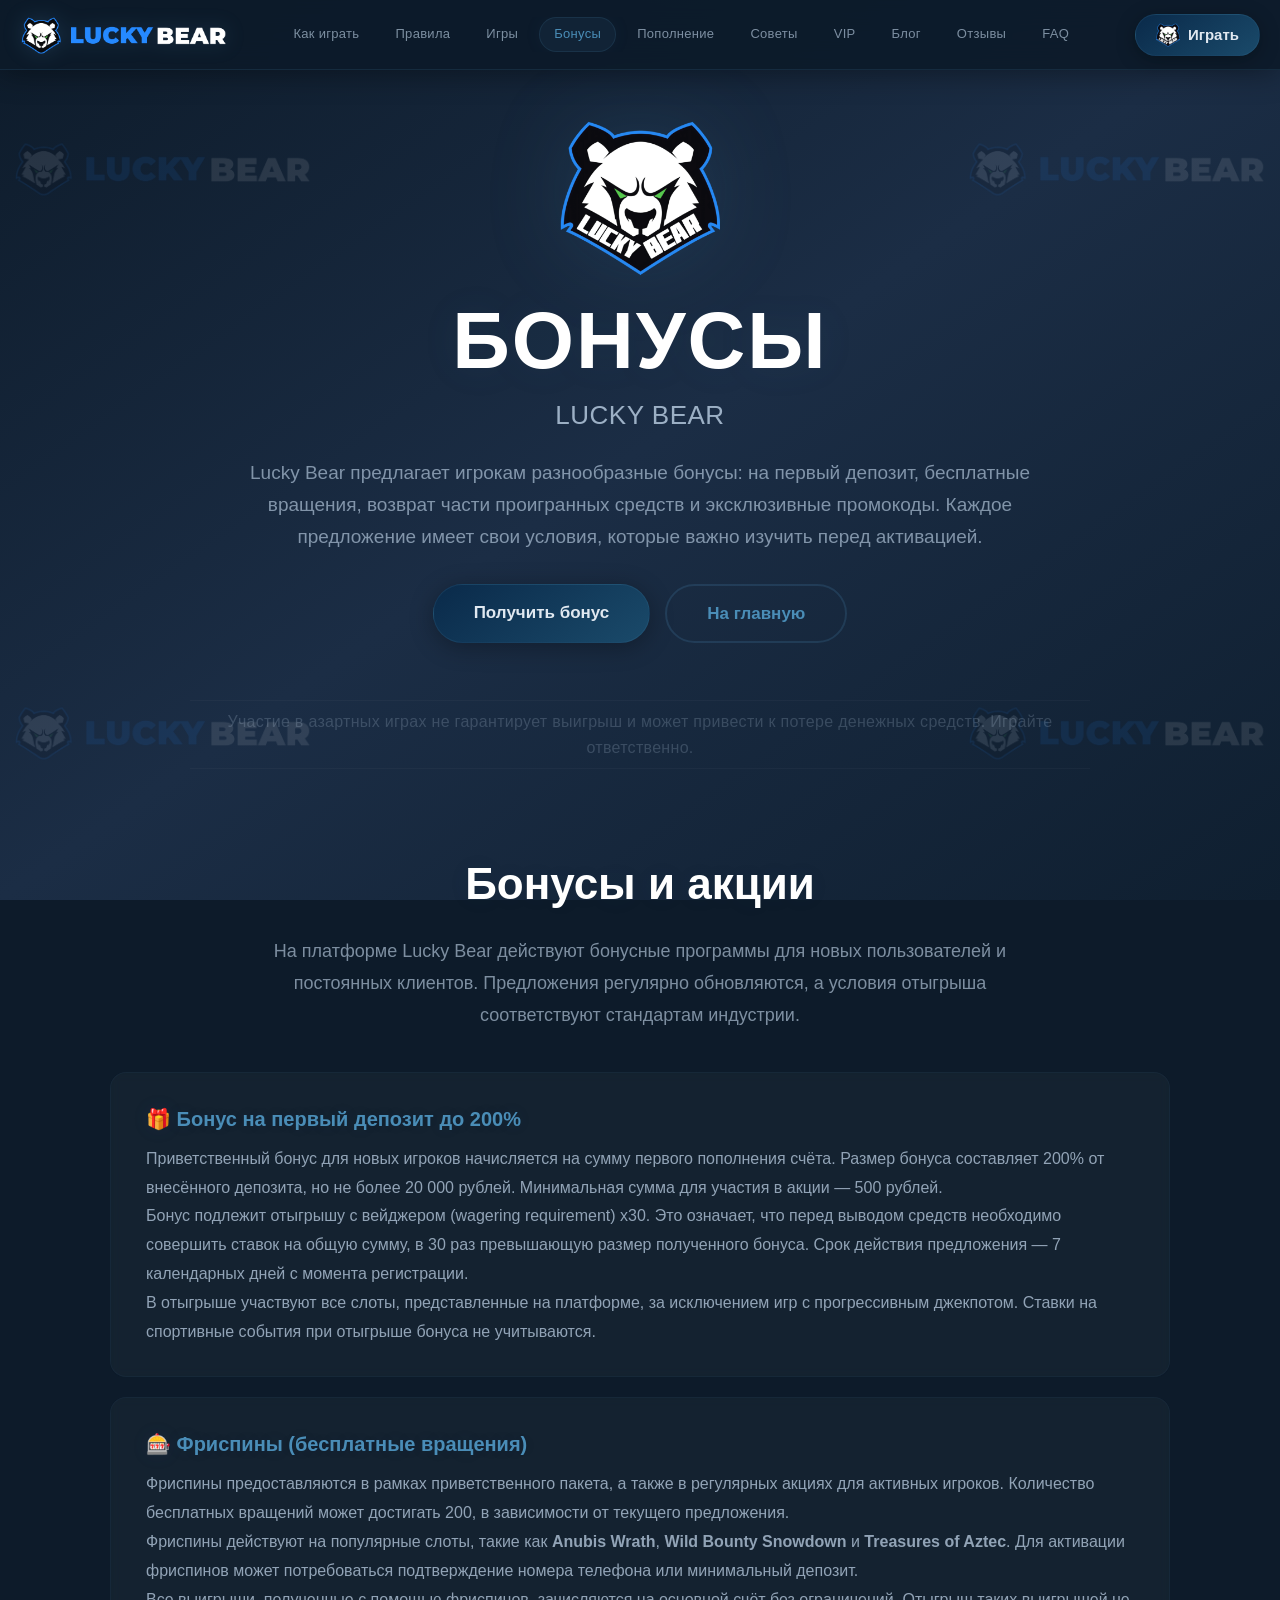
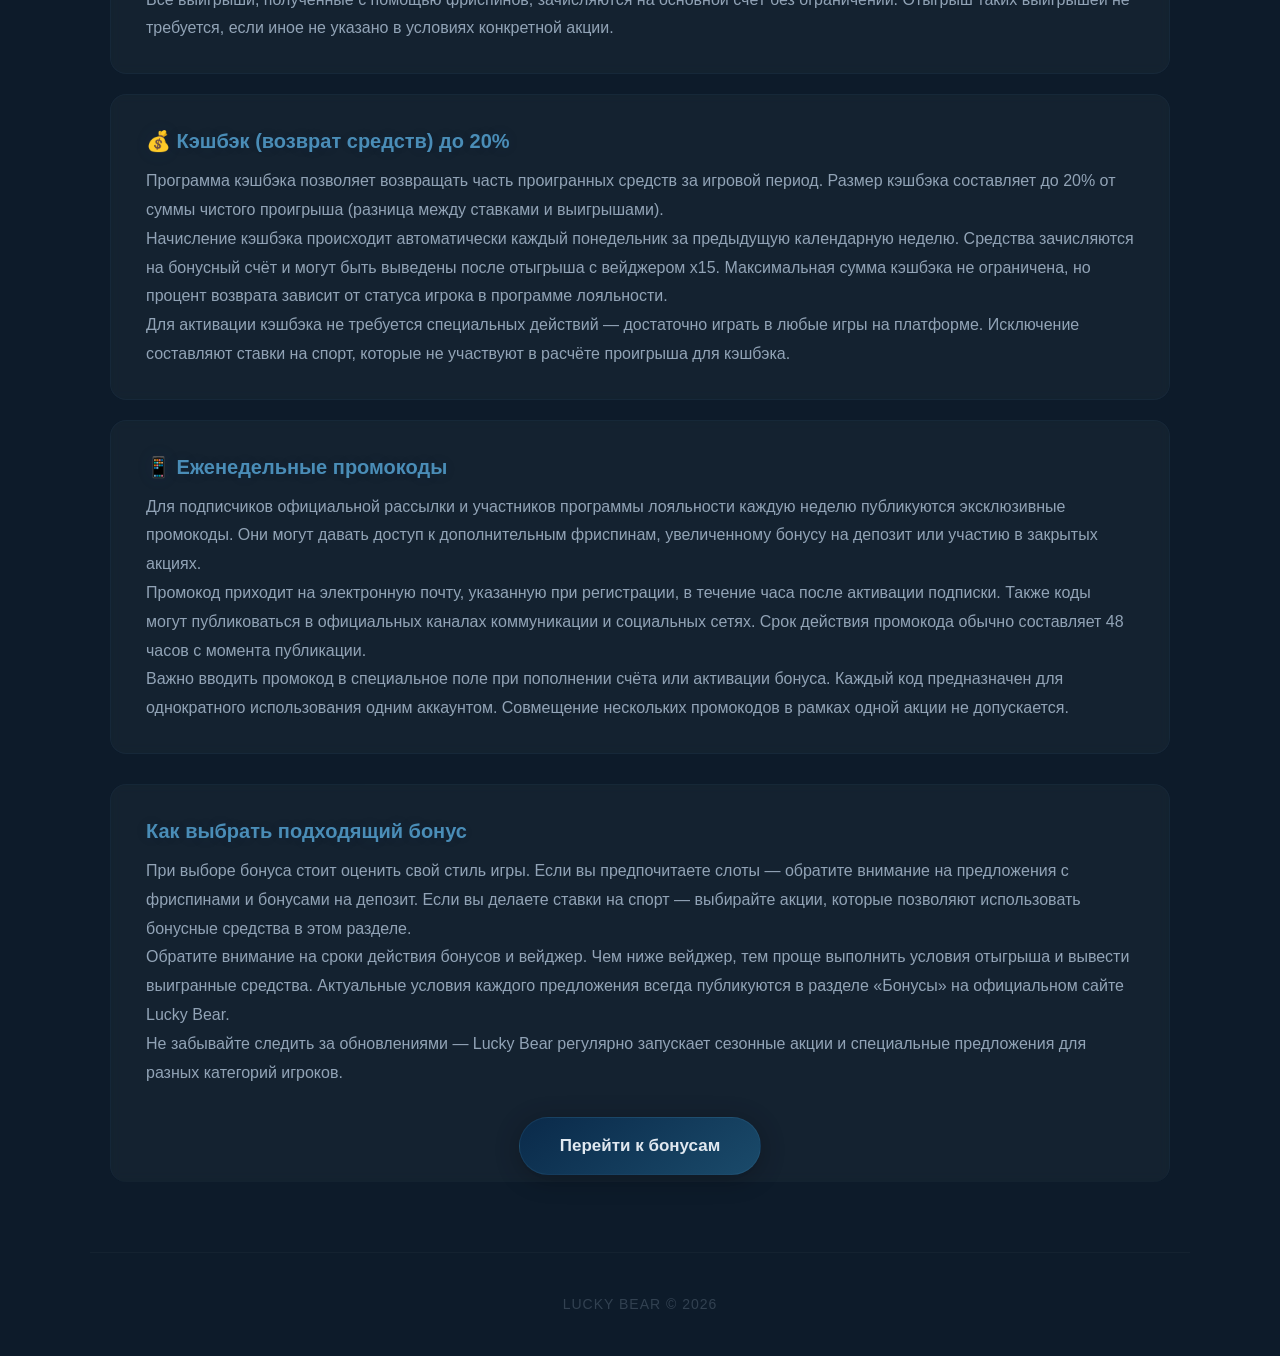
<file: bonus.html>
<!DOCTYPE html>
<html lang="ru">
<head>
    <meta charset="UTF-8">
    <meta name="viewport" content="width=device-width, initial-scale=1.0">
    <title>Бонусы и акции Lucky Bear — фриспины, кэшбэк, промокоды</title>
    <meta name="description" content="Бонусы Lucky Bear: до 200% на первый депозит, 200 фриспинов, кэшбэк до 20% и еженедельные промокоды. Подробные условия и правила активации." />
    <link rel="canonical" href="https://lucky-bear-game.ru/bonus.html" />
    <link rel="icon" type="image/png" href="/images/logo.png">
    <link rel="stylesheet" href="style.css">
<!DOCTYPE html>
<html lang="ru">

<head>
    <link rel="icon" type="image/png" href="/images/logo.png">
    <meta http-equiv="Content-Type" content="text/html; charset=UTF-8">
    <meta charset="UTF-8">
    <meta name="viewport" content="width=device-width, initial-scale=1.0">
<!-- Yandex.Metrika counter -->
<script type="text/javascript">
    (function(m,e,t,r,i,k,a){
        m[i]=m[i]||function(){(m[i].a=m[i].a||[]).push(arguments)};
        m[i].l=1*new Date();
        for (var j = 0; j < document.scripts.length; j++) {if (document.scripts[j].src === r) { return; }}
        k=e.createElement(t),a=e.getElementsByTagName(t)[0],k.async=1,k.src=r,a.parentNode.insertBefore(k,a)
    })(window, document,'script','https://mc.yandex.ru/metrika/tag.js?id=111608732', 'ym');

    ym(111608732, 'init', {ssr:true, webvisor:true, clickmap:true, ecommerce:"dataLayer", referrer: document.referrer, url: location.href, accurateTrackBounce:true, trackLinks:true});
</script>
<noscript><div><img src="https://mc.yandex.ru/watch/111608732" style="position:absolute; left:-9999px;" alt="" /></div></noscript>
<!-- /Yandex.Metrika counter -->
    <title>Как играть в Lucky Bear — пошаговая инструкция для новичков</title>
    <meta name="description" content="Lucky Bear: пошаговая инструкция для начинающих — регистрация, пополнение, выбор игры, начало игры и вывод выигрыша. Начни играть легко!" />
    <link rel="canonical" href="https://lucky-bear-game.ru/how-to-play.html" />
    <link rel="stylesheet" href="style.css">
    <script type="text/javascript">
        (function(m,e,t,r,i,k,a){
            m[i]=m[i]||function(){(m[i].a=m[i].a||[]).push(arguments)};
            m[i].l=1*new Date();
            for (var j = 0; j < document.scripts.length; j++) {if (document.scripts[j].src === r) { return; }}
            k=e.createElement(t),a=e.getElementsByTagName(t)[0],k.async=1,k.src=r,a.parentNode.insertBefore(k,a)
        })(window, document,'script','https://mc.yandex.ru/metrika/tag.js?id=110916195', 'ym');

        ym(110916195, 'init', {ssr:true, webvisor:true, clickmap:true, ecommerce:"dataLayer", referrer: document.referrer, url: location.href, accurateTrackBounce:true, trackLinks:true});
    </script>
    <noscript><div><img src="https://mc.yandex.ru/watch/110916195" style="position:absolute; left:-9999px;" alt="" /></div></noscript>

    <script type="application/ld+json">
    {
      "@context": "https://schema.org",
      "@type": "BreadcrumbList",
      "itemListElement": [
        {
          "@type": "ListItem",
          "position": 1,
          "name": "Главная",
          "item": "https://lucky-bear-game.ru/"
        },
        {
          "@type": "ListItem",
          "position": 2,
          "name": "Бонусы",
          "item": "https://lucky-bear-game.ru/bonus.html"
        }
      ]
    }
    </script>

    <script type="application/ld+json">
    {
      "@context": "https://schema.org",
      "@type": "WebSite",
      "name": "Lucky Bear",
      "url": "https://lucky-bear-game.ru",
      "potentialAction": {
        "@type": "SearchAction",
        "target": {
          "@type": "EntryPoint",
          "urlTemplate": "https://lucky-bear-game.ru/search?q={search_term_string}"
        },
        "query-input": "required name=search_term_string"
      }
    }
    </script>

    <script type="application/ld+json">
    {
      "@context": "https://schema.org",
      "@type": "Organization",
      "name": "Lucky Bear",
      "url": "https://lucky-bear-game.ru",
      "logo": "https://lucky-bear-game.ru/images/logo.png"
    }
    </script>
</head>

<body>
    <div class="bear-background"></div>
    <div class="bear-glow-1"></div>
    <div class="bear-glow-2"></div>
    <div class="bear-glow-3"></div>
    <div class="bear-glow-4"></div>

    <header>
        <a href="index.html" class="brand-icon">
            <img src="images/menu-logo.png" alt="LUCKY BEAR">
        </a>

        <button class="burger-btn" id="burgerBtn" aria-label="Открыть меню">
            <span></span>
            <span></span>
            <span></span>
        </button>

        <nav class="nav" id="desktopNav">
            <a href="how-to-play.html" class="nav-link">Как играть</a>
            <a href="rules.html" class="nav-link">Правила</a>
            <a href="games.html" class="nav-link">Игры</a>
            <a href="bonus.html" class="nav-link active">Бонусы</a>
            <a href="payment.html" class="nav-link">Пополнение</a>
            <a href="responsible.html" class="nav-link">Советы</a>
            <a href="vip.html" class="nav-link">VIP</a>
            <a href="blog.html" class="nav-link">Блог</a>
            <a href="reviews.html" class="nav-link">Отзывы</a>
            <a href="faq.html" class="nav-link">FAQ</a>
        </nav>

        <div class="mobile-menu" id="mobileMenu">
            <a href="how-to-play.html" class="nav-link">Как играть</a>
            <a href="rules.html" class="nav-link">Правила</a>
            <a href="games.html" class="nav-link">Игры</a>
            <a href="bonus.html" class="nav-link active">Бонусы</a>
            <a href="payment.html" class="nav-link">Пополнение</a>
            <a href="responsible.html" class="nav-link">Советы</a>
            <a href="vip.html" class="nav-link">VIP</a>
            <a href="blog.html" class="nav-link">Блог</a>
            <a href="reviews.html" class="nav-link">Отзывы</a>
            <a href="faq.html" class="nav-link">FAQ</a>
        </div>

        <a href="https://lb777.xyz/5dsgV7" class="bot-button" rel="noreferrer noopener">
            <img src="images/logo.png" alt="LUCKY BEAR">
            <span>Играть</span>
        </a>
    </header>

    <div class="hero">
        <img src="images/logo.png" alt="LUCKY BEAR" class="logo">
        <div class="title">БОНУСЫ</div>
        <div class="subtitle">LUCKY BEAR</div>
        <p class="hero-description">
            Lucky Bear предлагает игрокам разнообразные бонусы: на первый депозит, бесплатные вращения, возврат части проигранных средств и эксклюзивные промокоды. Каждое предложение имеет свои условия, которые важно изучить перед активацией.
        </p>
        <div class="hero-buttons">
            <a href="https://lb777.xyz/5dsgV7" class="main-button" rel="noreferrer noopener">Получить бонус</a>
            <a href="index.html" class="main-button secondary">На главную</a>
        </div>
    </div>

    <div class="warning">
        Участие в азартных играх не гарантирует выигрыш и может привести к потере денежных средств. Играйте ответственно.
    </div>

    <section>
        <h2 class="section-title">Бонусы и акции</h2>
        <p class="section-description">
            На платформе Lucky Bear действуют бонусные программы для новых пользователей и постоянных клиентов. Предложения регулярно обновляются, а условия отыгрыша соответствуют стандартам индустрии.
        </p>

        <div class="info-block">
            <h3>🎁 Бонус на первый депозит до 200%</h3>
            <p>Приветственный бонус для новых игроков начисляется на сумму первого пополнения счёта. Размер бонуса составляет 200% от внесённого депозита, но не более 20 000 рублей. Минимальная сумма для участия в акции — 500 рублей.</p>
            <p>Бонус подлежит отыгрышу с вейджером (wagering requirement) х30. Это означает, что перед выводом средств необходимо совершить ставок на общую сумму, в 30 раз превышающую размер полученного бонуса. Срок действия предложения — 7 календарных дней с момента регистрации.</p>
            <p>В отыгрыше участвуют все слоты, представленные на платформе, за исключением игр с прогрессивным джекпотом. Ставки на спортивные события при отыгрыше бонуса не учитываются.</p>
        </div>

        <div class="info-block">
            <h3>🎰 Фриспины (бесплатные вращения)</h3>
            <p>Фриспины предоставляются в рамках приветственного пакета, а также в регулярных акциях для активных игроков. Количество бесплатных вращений может достигать 200, в зависимости от текущего предложения.</p>
            <p>Фриспины действуют на популярные слоты, такие как <strong>Anubis Wrath</strong>, <strong>Wild Bounty Snowdown</strong> и <strong>Treasures of Aztec</strong>. Для активации фриспинов может потребоваться подтверждение номера телефона или минимальный депозит.</p>
            <p>Все выигрыши, полученные с помощью фриспинов, зачисляются на основной счёт без ограничений. Отыгрыш таких выигрышей не требуется, если иное не указано в условиях конкретной акции.</p>
        </div>

        <div class="info-block">
            <h3>💰 Кэшбэк (возврат средств) до 20%</h3>
            <p>Программа кэшбэка позволяет возвращать часть проигранных средств за игровой период. Размер кэшбэка составляет до 20% от суммы чистого проигрыша (разница между ставками и выигрышами).</p>
            <p>Начисление кэшбэка происходит автоматически каждый понедельник за предыдущую календарную неделю. Средства зачисляются на бонусный счёт и могут быть выведены после отыгрыша с вейджером х15. Максимальная сумма кэшбэка не ограничена, но процент возврата зависит от статуса игрока в программе лояльности.</p>
            <p>Для активации кэшбэка не требуется специальных действий — достаточно играть в любые игры на платформе. Исключение составляют ставки на спорт, которые не участвуют в расчёте проигрыша для кэшбэка.</p>
        </div>

        <div class="info-block">
            <h3>📱 Еженедельные промокоды</h3>
            <p>Для подписчиков официальной рассылки и участников программы лояльности каждую неделю публикуются эксклюзивные промокоды. Они могут давать доступ к дополнительным фриспинам, увеличенному бонусу на депозит или участию в закрытых акциях.</p>
            <p>Промокод приходит на электронную почту, указанную при регистрации, в течение часа после активации подписки. Также коды могут публиковаться в официальных каналах коммуникации и социальных сетях. Срок действия промокода обычно составляет 48 часов с момента публикации.</p>
            <p>Важно вводить промокод в специальное поле при пополнении счёта или активации бонуса. Каждый код предназначен для однократного использования одним аккаунтом. Совмещение нескольких промокодов в рамках одной акции не допускается.</p>
        </div>

        <div class="info-block" style="border-bottom: none; padding-bottom: 0; margin-top: 30px;">
            <h3>Как выбрать подходящий бонус</h3>
            <p>При выборе бонуса стоит оценить свой стиль игры. Если вы предпочитаете слоты — обратите внимание на предложения с фриспинами и бонусами на депозит. Если вы делаете ставки на спорт — выбирайте акции, которые позволяют использовать бонусные средства в этом разделе.</p>
            <p>Обратите внимание на сроки действия бонусов и вейджер. Чем ниже вейджер, тем проще выполнить условия отыгрыша и вывести выигранные средства. Актуальные условия каждого предложения всегда публикуются в разделе «Бонусы» на официальном сайте Lucky Bear.</p>
            <p>Не забывайте следить за обновлениями — Lucky Bear регулярно запускает сезонные акции и специальные предложения для разных категорий игроков.</p>
            <div style="text-align: center; margin-top: 30px;">
                <a href="https://lb777.xyz/5dsgV7" class="main-button" rel="noreferrer noopener" style="display: inline-block;">Перейти к бонусам</a>
            </div>
        </div>
    </section>

    <footer>
        LUCKY BEAR © 2026
    </footer>

    <script>
        const burgerBtn = document.getElementById('burgerBtn');
        const mobileMenu = document.getElementById('mobileMenu');

        burgerBtn.addEventListener('click', function() {
            this.classList.toggle('active');
            mobileMenu.classList.toggle('open');
        });

        document.querySelectorAll('.mobile-menu .nav-link').forEach(link => {
            link.addEventListener('click', function() {
                burgerBtn.classList.remove('active');
                mobileMenu.classList.remove('open');
            });
        });

        const logo = document.querySelector(".logo");
        window.addEventListener("scroll", () => {
            let scroll = window.scrollY;
            let opacity = 1 - scroll / 500;
            let scale = 1 - scroll / 1500;
            if (opacity < 0) opacity = 0;
            if (scale < 0.7) scale = 0.7;
            logo.style.opacity = opacity;
            logo.style.transform = `scale(${scale})`;
        });

        const elements = document.querySelectorAll(".info-block");
        const observer = new IntersectionObserver((entries) => {
            entries.forEach(entry => {
                if (entry.isIntersecting) {
                    entry.target.style.opacity = "1";
                    entry.target.style.transform = "translateY(0)";
                }
            });
        }, { threshold: 0.15 });

        elements.forEach(el => {
            el.style.opacity = "0";
            el.style.transform = "translateY(40px)";
            el.style.transition = "0.7s ease";
            observer.observe(el);
        });
    </script>
</body>
</html>
</file>
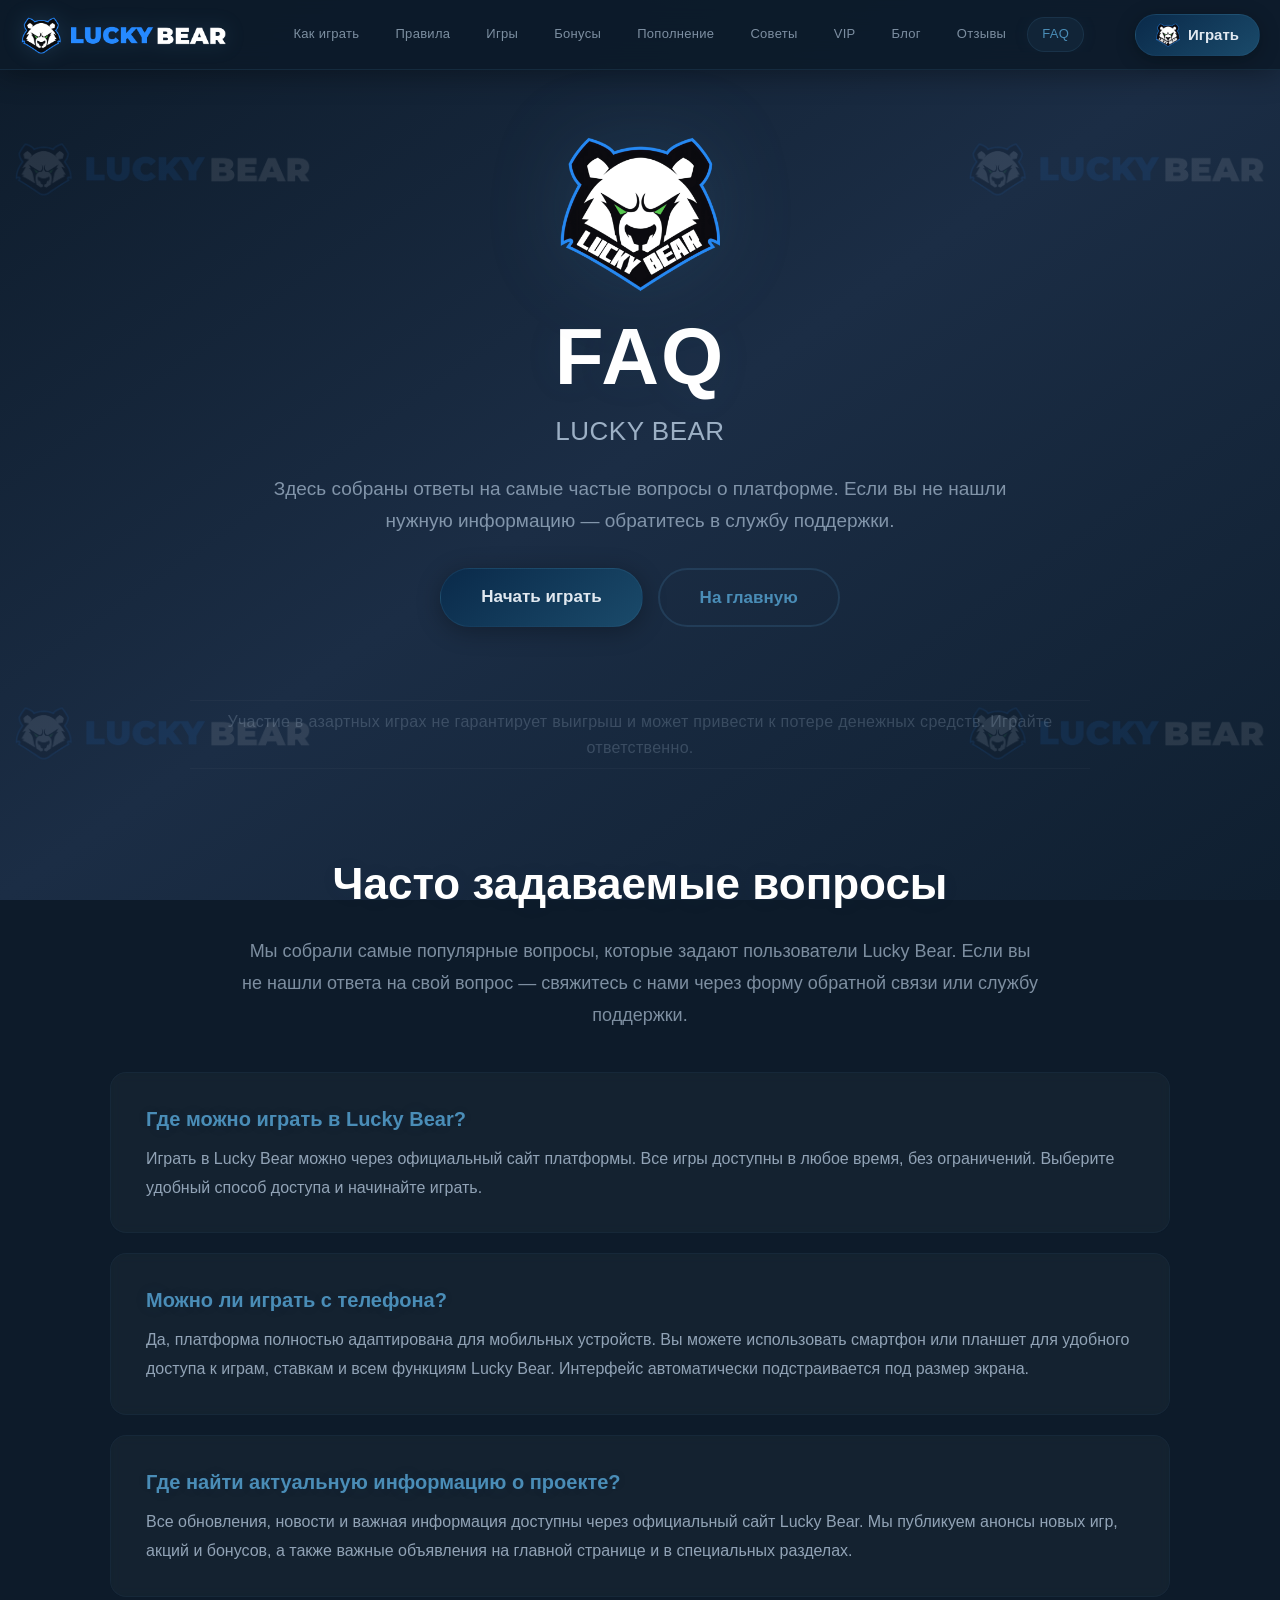
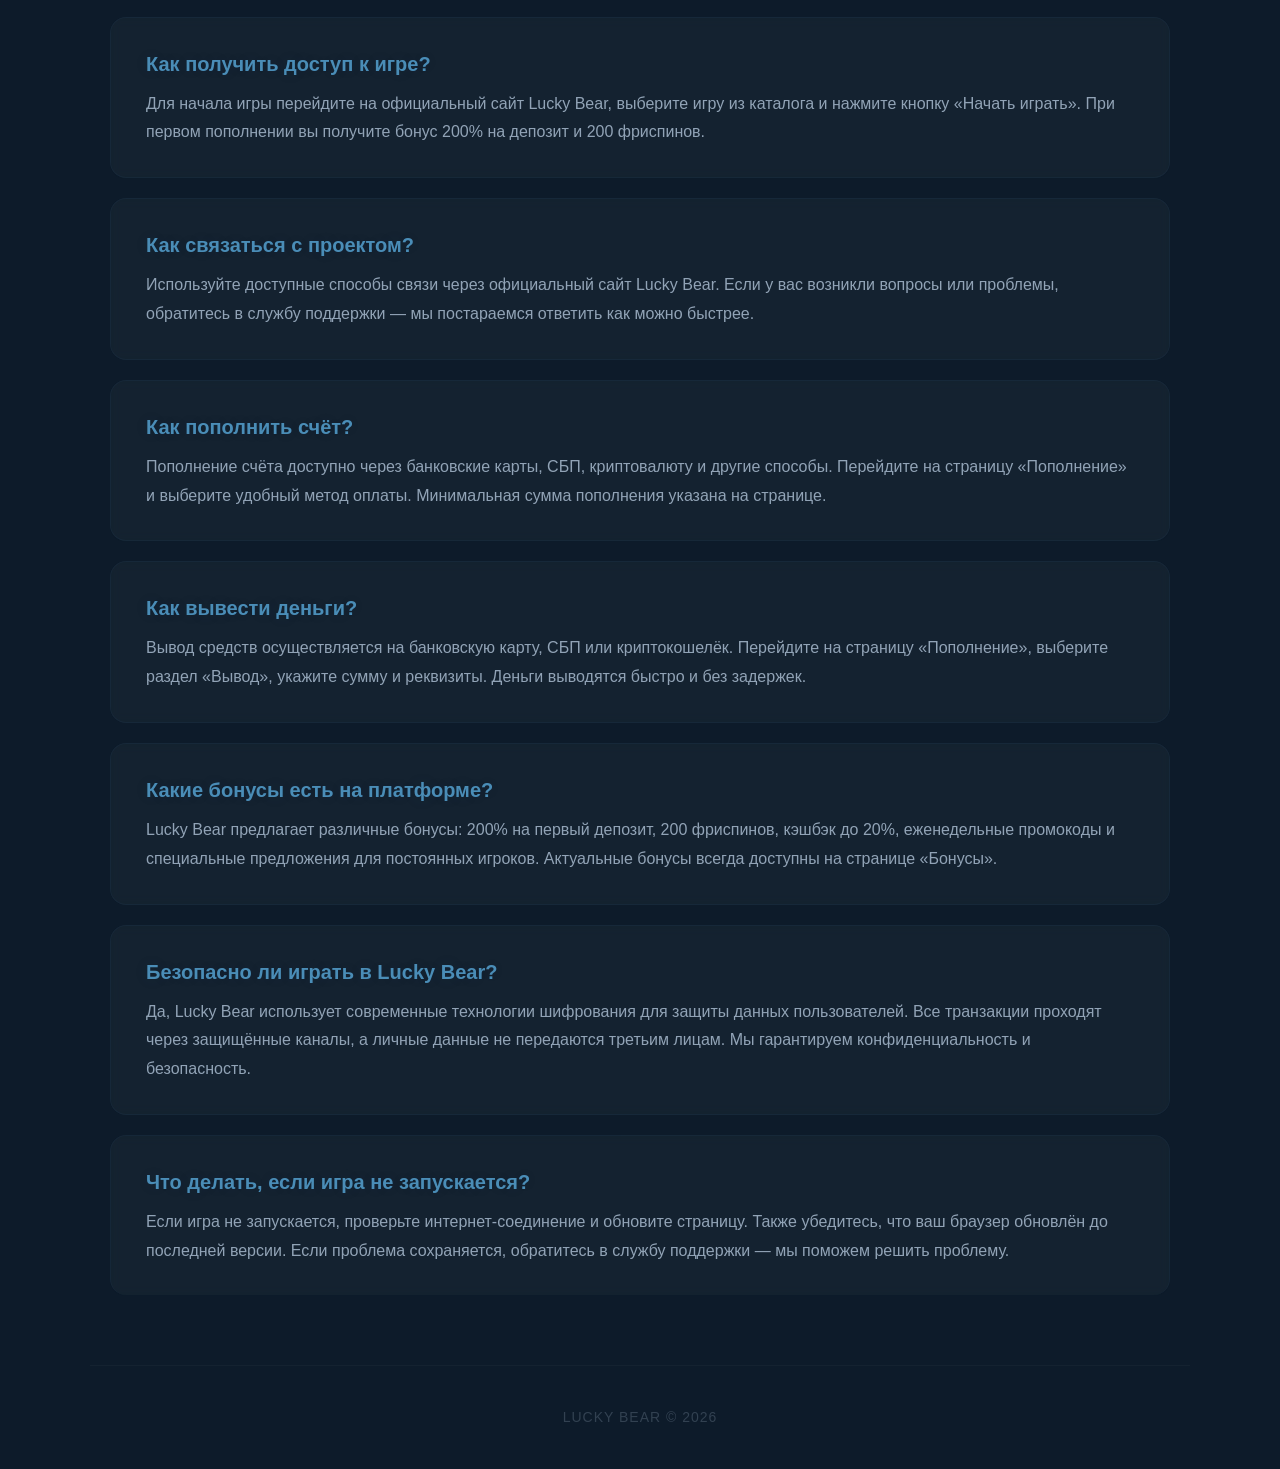
<file: faq.html>
<!DOCTYPE html>
<html lang="ru">

<head>
    <link rel="icon" type="image/png" href="/images/logo.png">
    <meta http-equiv="Content-Type" content="text/html; charset=UTF-8">
    <meta charset="UTF-8">
    <meta name="viewport" content="width=device-width, initial-scale=1.0">
<!DOCTYPE html>
<html lang="ru">

<head>
    <link rel="icon" type="image/png" href="/images/logo.png">
    <meta http-equiv="Content-Type" content="text/html; charset=UTF-8">
    <meta charset="UTF-8">
    <meta name="viewport" content="width=device-width, initial-scale=1.0">
<!-- Yandex.Metrika counter -->
<script type="text/javascript">
    (function(m,e,t,r,i,k,a){
        m[i]=m[i]||function(){(m[i].a=m[i].a||[]).push(arguments)};
        m[i].l=1*new Date();
        for (var j = 0; j < document.scripts.length; j++) {if (document.scripts[j].src === r) { return; }}
        k=e.createElement(t),a=e.getElementsByTagName(t)[0],k.async=1,k.src=r,a.parentNode.insertBefore(k,a)
    })(window, document,'script','https://mc.yandex.ru/metrika/tag.js?id=111608732', 'ym');

    ym(111608732, 'init', {ssr:true, webvisor:true, clickmap:true, ecommerce:"dataLayer", referrer: document.referrer, url: location.href, accurateTrackBounce:true, trackLinks:true});
</script>
<noscript><div><img src="https://mc.yandex.ru/watch/111608732" style="position:absolute; left:-9999px;" alt="" /></div></noscript>
<!-- /Yandex.Metrika counter -->
    <title>Как играть в Lucky Bear — пошаговая инструкция для новичков</title>
    <meta name="description" content="Lucky Bear: пошаговая инструкция для начинающих — регистрация, пополнение, выбор игры, начало игры и вывод выигрыша. Начни играть легко!" />
    <link rel="canonical" href="https://lucky-bear-game.ru/how-to-play.html" />
    <link rel="stylesheet" href="style.css">
    <title>FAQ Lucky Bear — ответы на частые вопросы</title>
    <meta name="description" content="Lucky Bear: ответы на частые вопросы — регистрация, пополнение, вывод, бонусы, игры. Всё, что нужно знать перед началом игры!" />
    <link rel="canonical" href="https://lucky-bear-game.ru/faq.html" />
    <link rel="stylesheet" href="style.css">

    <script type="text/javascript">
        (function(m,e,t,r,i,k,a){
            m[i]=m[i]||function(){(m[i].a=m[i].a||[]).push(arguments)};
            m[i].l=1*new Date();
            for (var j = 0; j < document.scripts.length; j++) {if (document.scripts[j].src === r) { return; }}
            k=e.createElement(t),a=e.getElementsByTagName(t)[0],k.async=1,k.src=r,a.parentNode.insertBefore(k,a)
        })(window, document,'script','https://mc.yandex.ru/metrika/tag.js?id=110916195', 'ym');

        ym(110916195, 'init', {ssr:true, webvisor:true, clickmap:true, ecommerce:"dataLayer", referrer: document.referrer, url: location.href, accurateTrackBounce:true, trackLinks:true});
    </script>
    <noscript><div><img src="https://mc.yandex.ru/watch/110916195" style="position:absolute; left:-9999px;" alt="" /></div></noscript>

    <script type="application/ld+json">
    {
      "@context": "https://schema.org",
      "@type": "BreadcrumbList",
      "itemListElement": [
        {
          "@type": "ListItem",
          "position": 1,
          "name": "Главная",
          "item": "https://lucky-bear-game.ru/"
        },
        {
          "@type": "ListItem",
          "position": 2,
          "name": "FAQ",
          "item": "https://lucky-bear-game.ru/faq.html"
        }
      ]
    }
    </script>

    <script type="application/ld+json">
    {
      "@context": "https://schema.org",
      "@type": "WebSite",
      "name": "Lucky Bear",
      "url": "https://lucky-bear-game.ru",
      "potentialAction": {
        "@type": "SearchAction",
        "target": {
          "@type": "EntryPoint",
          "urlTemplate": "https://lucky-bear-game.ru/search?q={search_term_string}"
        },
        "query-input": "required name=search_term_string"
      }
    }
    </script>

    <script type="application/ld+json">
    {
      "@context": "https://schema.org",
      "@type": "Organization",
      "name": "Lucky Bear",
      "url": "https://lucky-bear-game.ru",
      "logo": "https://lucky-bear-game.ru/images/logo.png"
    }
    </script>
</head>

<body>
    <div class="bear-background"></div>
    <div class="bear-glow-1"></div>
    <div class="bear-glow-2"></div>
    <div class="bear-glow-3"></div>
    <div class="bear-glow-4"></div>

    <header>
        <a href="index.html" class="brand-icon">
            <img src="images/menu-logo.png" alt="LUCKY BEAR">
        </a>

        <button class="burger-btn" id="burgerBtn" aria-label="Открыть меню">
            <span></span>
            <span></span>
            <span></span>
        </button>

        <nav class="nav" id="desktopNav">
            <a href="how-to-play.html" class="nav-link">Как играть</a>
            <a href="rules.html" class="nav-link">Правила</a>
            <a href="games.html" class="nav-link">Игры</a>
            <a href="bonus.html" class="nav-link">Бонусы</a>
            <a href="payment.html" class="nav-link">Пополнение</a>
            <a href="responsible.html" class="nav-link">Советы</a>
            <a href="vip.html" class="nav-link">VIP</a>
            <a href="blog.html" class="nav-link">Блог</a>
            <a href="reviews.html" class="nav-link">Отзывы</a>
            <a href="faq.html" class="nav-link active">FAQ</a>
        </nav>

        <div class="mobile-menu" id="mobileMenu">
            <a href="how-to-play.html" class="nav-link">Как играть</a>
            <a href="rules.html" class="nav-link">Правила</a>
            <a href="games.html" class="nav-link">Игры</a>
            <a href="bonus.html" class="nav-link">Бонусы</a>
            <a href="payment.html" class="nav-link">Пополнение</a>
            <a href="responsible.html" class="nav-link">Советы</a>
            <a href="vip.html" class="nav-link">VIP</a>
            <a href="blog.html" class="nav-link">Блог</a>
            <a href="reviews.html" class="nav-link">Отзывы</a>
            <a href="faq.html" class="nav-link active">FAQ</a>
        </div>

        <a href="https://lb777.xyz/5dsgV7" class="bot-button" rel="noreferrer noopener">
            <img src="images/logo.png" alt="LUCKY BEAR">
            <span>Играть</span>
        </a>
    </header>

    <div class="hero">
        <img src="images/logo.png" alt="LUCKY BEAR" class="logo">
        <div class="title">FAQ</div>
        <div class="subtitle">LUCKY BEAR</div>
        <p class="hero-description">
            Здесь собраны ответы на самые частые вопросы о платформе. Если вы не нашли нужную информацию — обратитесь в службу поддержки.
        </p>
        <div class="hero-buttons">
            <a href="https://lb777.xyz/5dsgV7" class="main-button" rel="noreferrer noopener">Начать играть</a>
            <a href="index.html" class="main-button secondary">На главную</a>
        </div>
    </div>

    <div class="warning">
        Участие в азартных играх не гарантирует выигрыш и может привести к потере денежных средств. Играйте ответственно.
    </div>

    <section>
        <h2 class="section-title">Часто задаваемые вопросы</h2>
        <p class="section-description">
            Мы собрали самые популярные вопросы, которые задают пользователи Lucky Bear. Если вы не нашли ответа на свой вопрос — свяжитесь с нами через форму обратной связи или службу поддержки.
        </p>

        <div class="info-block"><h3>Где можно играть в Lucky Bear?</h3><p>Играть в Lucky Bear можно через официальный сайт платформы. Все игры доступны в любое время, без ограничений. Выберите удобный способ доступа и начинайте играть.</p></div>
        <div class="info-block"><h3>Можно ли играть с телефона?</h3><p>Да, платформа полностью адаптирована для мобильных устройств. Вы можете использовать смартфон или планшет для удобного доступа к играм, ставкам и всем функциям Lucky Bear. Интерфейс автоматически подстраивается под размер экрана.</p></div>
        <div class="info-block"><h3>Где найти актуальную информацию о проекте?</h3><p>Все обновления, новости и важная информация доступны через официальный сайт Lucky Bear. Мы публикуем анонсы новых игр, акций и бонусов, а также важные объявления на главной странице и в специальных разделах.</p></div>
        <div class="info-block"><h3>Как получить доступ к игре?</h3><p>Для начала игры перейдите на официальный сайт Lucky Bear, выберите игру из каталога и нажмите кнопку «Начать играть». При первом пополнении вы получите бонус 200% на депозит и 200 фриспинов.</p></div>
        <div class="info-block"><h3>Как связаться с проектом?</h3><p>Используйте доступные способы связи через официальный сайт Lucky Bear. Если у вас возникли вопросы или проблемы, обратитесь в службу поддержки — мы постараемся ответить как можно быстрее.</p></div>
        <div class="info-block"><h3>Как пополнить счёт?</h3><p>Пополнение счёта доступно через банковские карты, СБП, криптовалюту и другие способы. Перейдите на страницу «Пополнение» и выберите удобный метод оплаты. Минимальная сумма пополнения указана на странице.</p></div>
        <div class="info-block"><h3>Как вывести деньги?</h3><p>Вывод средств осуществляется на банковскую карту, СБП или криптокошелёк. Перейдите на страницу «Пополнение», выберите раздел «Вывод», укажите сумму и реквизиты. Деньги выводятся быстро и без задержек.</p></div>
        <div class="info-block"><h3>Какие бонусы есть на платформе?</h3><p>Lucky Bear предлагает различные бонусы: 200% на первый депозит, 200 фриспинов, кэшбэк до 20%, еженедельные промокоды и специальные предложения для постоянных игроков. Актуальные бонусы всегда доступны на странице «Бонусы».</p></div>
        <div class="info-block"><h3>Безопасно ли играть в Lucky Bear?</h3><p>Да, Lucky Bear использует современные технологии шифрования для защиты данных пользователей. Все транзакции проходят через защищённые каналы, а личные данные не передаются третьим лицам. Мы гарантируем конфиденциальность и безопасность.</p></div>
        <div class="info-block" style="border-bottom: none;"><h3>Что делать, если игра не запускается?</h3><p>Если игра не запускается, проверьте интернет-соединение и обновите страницу. Также убедитесь, что ваш браузер обновлён до последней версии. Если проблема сохраняется, обратитесь в службу поддержки — мы поможем решить проблему.</p></div>
    </section>

    <footer>
        LUCKY BEAR © 2026
    </footer>

    <script>
        const burgerBtn = document.getElementById('burgerBtn');
        const mobileMenu = document.getElementById('mobileMenu');

        burgerBtn.addEventListener('click', function() {
            this.classList.toggle('active');
            mobileMenu.classList.toggle('open');
        });

        document.querySelectorAll('.mobile-menu .nav-link').forEach(link => {
            link.addEventListener('click', function() {
                burgerBtn.classList.remove('active');
                mobileMenu.classList.remove('open');
            });
        });

        const logo = document.querySelector(".logo");
        window.addEventListener("scroll", () => {
            let scroll = window.scrollY;
            let opacity = 1 - scroll / 500;
            let scale = 1 - scroll / 1500;
            if (opacity < 0) opacity = 0;
            if (scale < 0.7) scale = 0.7;
            logo.style.opacity = opacity;
            logo.style.transform = `scale(${scale})`;
        });

        const elements = document.querySelectorAll(".info-block");
        const observer = new IntersectionObserver((entries) => {
            entries.forEach(entry => {
                if (entry.isIntersecting) {
                    entry.target.style.opacity = "1";
                    entry.target.style.transform = "translateY(0)";
                }
            });
        }, { threshold: 0.15 });

        elements.forEach(el => {
            el.style.opacity = "0";
            el.style.transform = "translateY(40px)";
            el.style.transition = "0.7s ease";
            observer.observe(el);
        });
    </script>
</body>
</html>
</file>
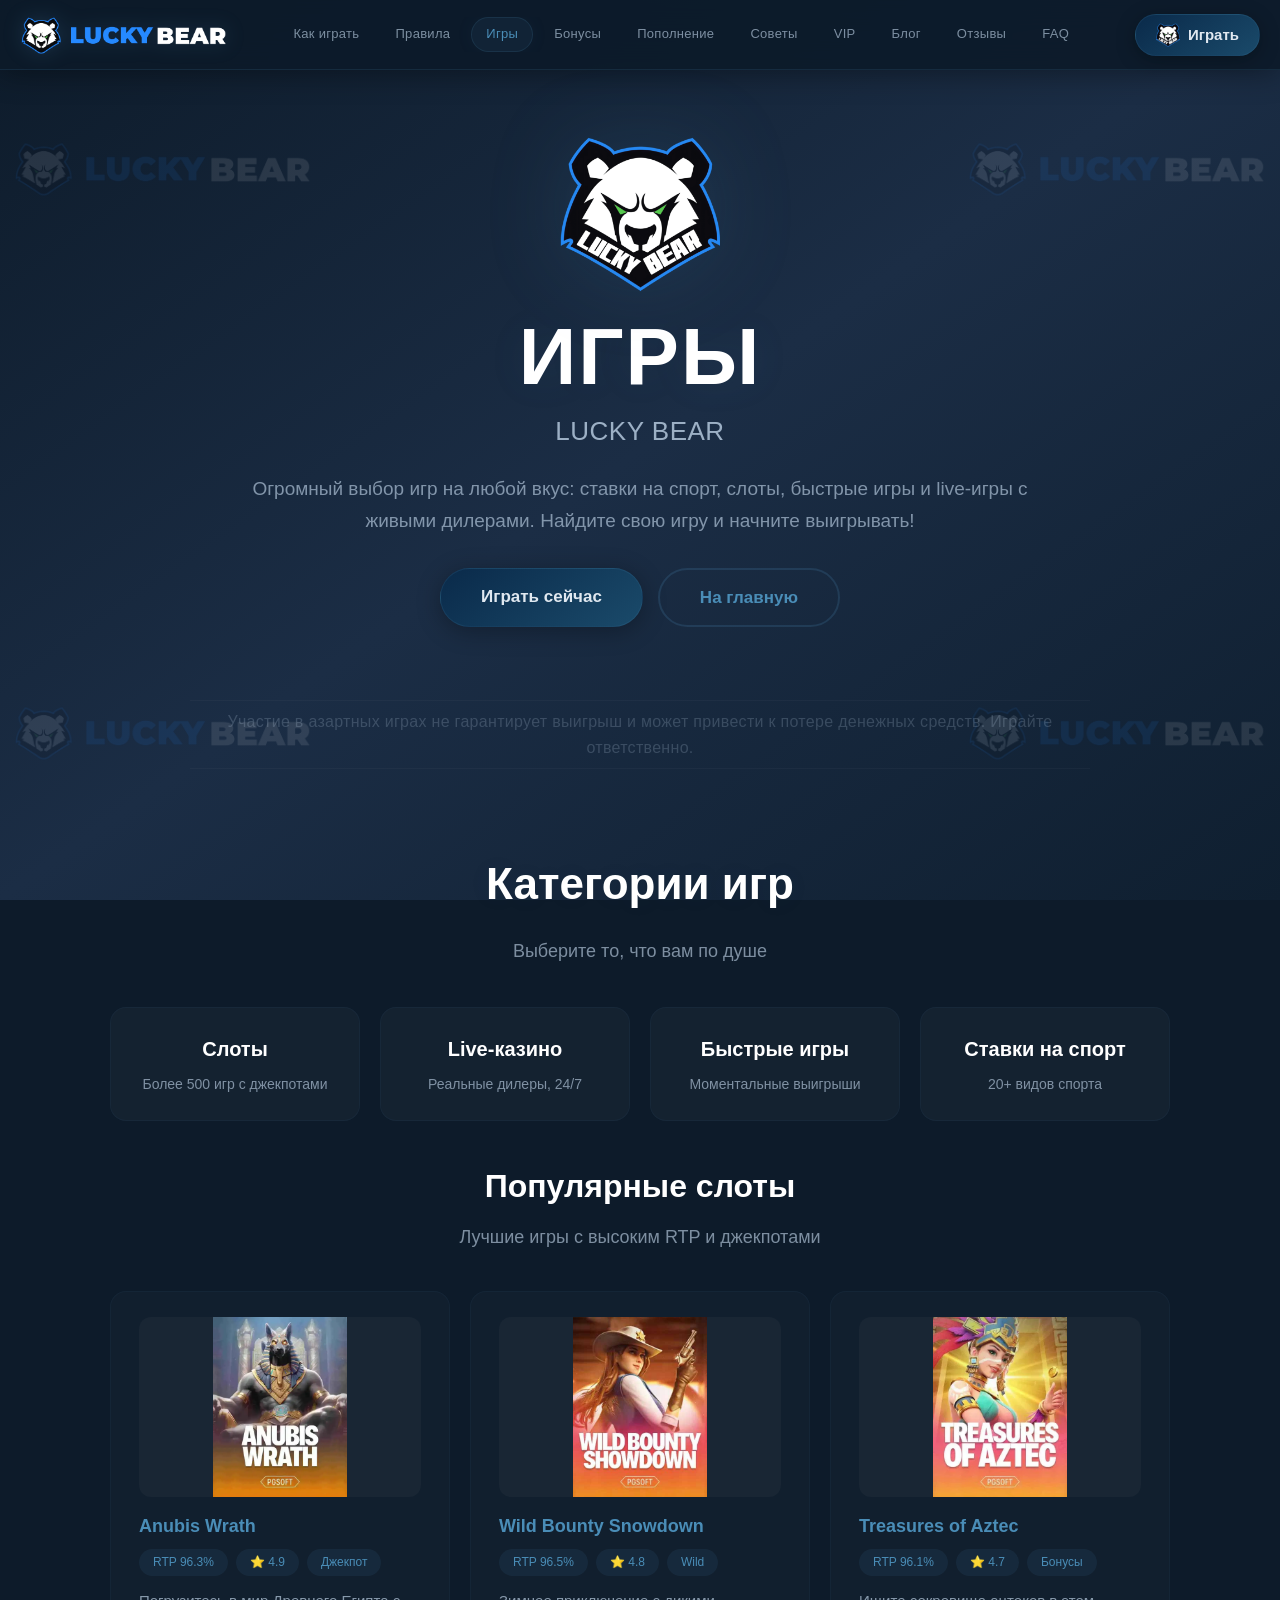
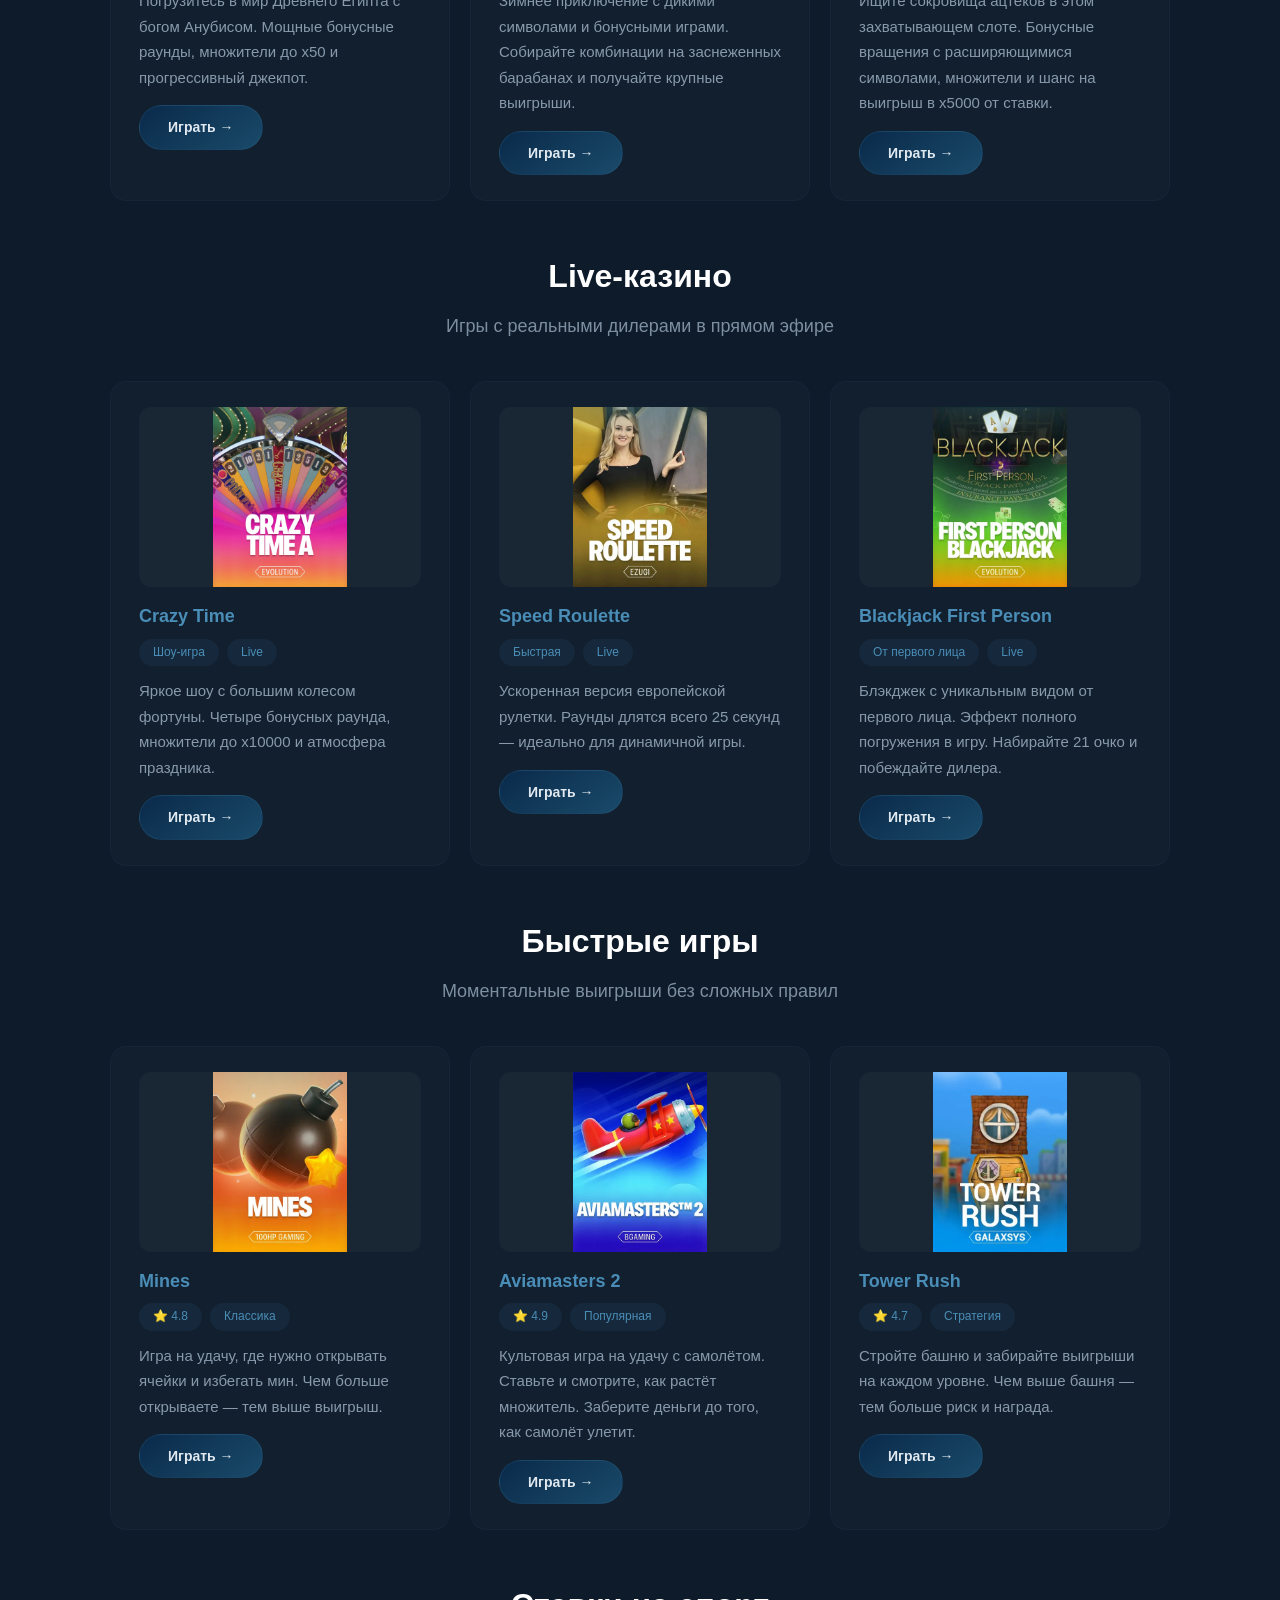
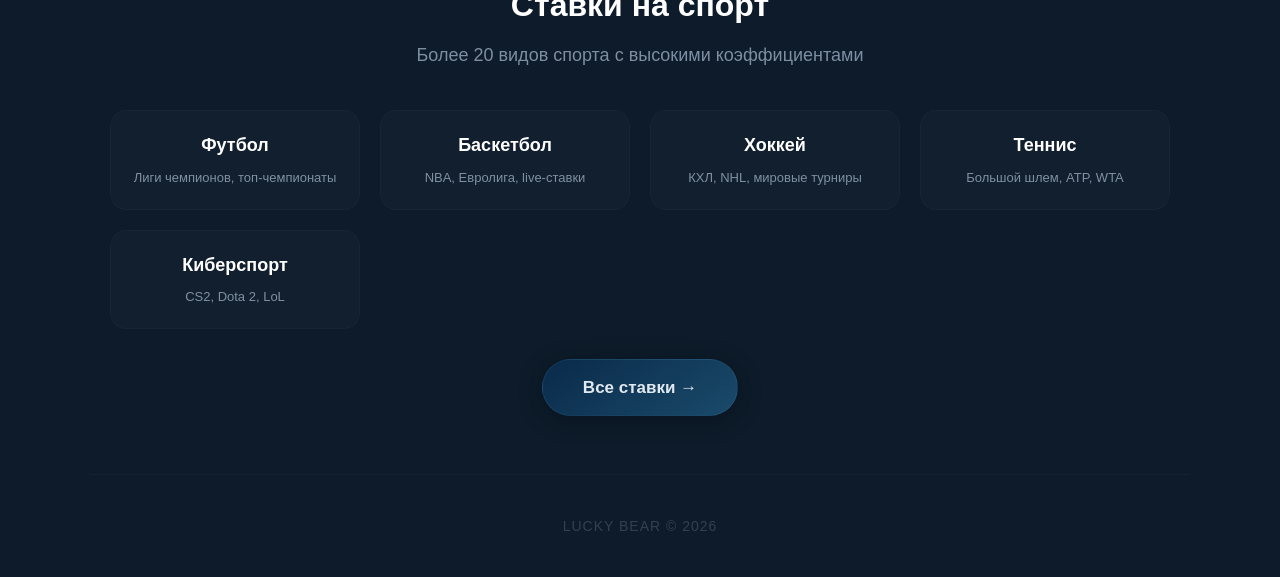
<file: games.html>
<!DOCTYPE html>
<html lang="ru">
<head>
    <meta charset="UTF-8" />
    <meta name="viewport" content="width=device-width, initial-scale=1.0" />
    <title>Слоты, рулетка, блэкджек и live-игры в Lucky Bear с бонусом 200%</title>
    <meta name="description" content="Lucky Bear: огромный выбор слотов, рулетка, блэкджек, live-казино. Бонус 200% на первый депозит и 200 фриспинов." />
    <link rel="canonical" href="https://lucky-bear-game.ru/games.html" />
    <link rel="icon" type="image/png" href="/images/logo.png">
    <link rel="stylesheet" href="style.css" />
<!DOCTYPE html>
<html lang="ru">

<head>
    <link rel="icon" type="image/png" href="/images/logo.png">
    <meta http-equiv="Content-Type" content="text/html; charset=UTF-8">
    <meta charset="UTF-8">
    <meta name="viewport" content="width=device-width, initial-scale=1.0">
<!-- Yandex.Metrika counter -->
<script type="text/javascript">
    (function(m,e,t,r,i,k,a){
        m[i]=m[i]||function(){(m[i].a=m[i].a||[]).push(arguments)};
        m[i].l=1*new Date();
        for (var j = 0; j < document.scripts.length; j++) {if (document.scripts[j].src === r) { return; }}
        k=e.createElement(t),a=e.getElementsByTagName(t)[0],k.async=1,k.src=r,a.parentNode.insertBefore(k,a)
    })(window, document,'script','https://mc.yandex.ru/metrika/tag.js?id=111608732', 'ym');

    ym(111608732, 'init', {ssr:true, webvisor:true, clickmap:true, ecommerce:"dataLayer", referrer: document.referrer, url: location.href, accurateTrackBounce:true, trackLinks:true});
</script>
<noscript><div><img src="https://mc.yandex.ru/watch/111608732" style="position:absolute; left:-9999px;" alt="" /></div></noscript>
<!-- /Yandex.Metrika counter -->
    <title>Как играть в Lucky Bear — пошаговая инструкция для новичков</title>
    <meta name="description" content="Lucky Bear: пошаговая инструкция для начинающих — регистрация, пополнение, выбор игры, начало игры и вывод выигрыша. Начни играть легко!" />
    <link rel="canonical" href="https://lucky-bear-game.ru/how-to-play.html" />
    <link rel="stylesheet" href="style.css">
    <script type="text/javascript">
        (function(m,e,t,r,i,k,a){
            m[i]=m[i]||function(){(m[i].a=m[i].a||[]).push(arguments)};
            m[i].l=1*new Date();
            for (var j = 0; j < document.scripts.length; j++) {if (document.scripts[j].src === r) { return; }}
            k=e.createElement(t),a=e.getElementsByTagName(t)[0],k.async=1,k.src=r,a.parentNode.insertBefore(k,a)
        })(window, document,'script','https://mc.yandex.ru/metrika/tag.js?id=110916195', 'ym');

        ym(110916195, 'init', {ssr:true, webvisor:true, clickmap:true, ecommerce:"dataLayer", referrer: document.referrer, url: location.href, accurateTrackBounce:true, trackLinks:true});
    </script>
    <noscript><div><img src="https://mc.yandex.ru/watch/110916195" style="position:absolute; left:-9999px;" alt="" /></div></noscript>

    <script type="application/ld+json">
    {
      "@context": "https://schema.org",
      "@type": "BreadcrumbList",
      "itemListElement": [
        {
          "@type": "ListItem",
          "position": 1,
          "name": "Главная",
          "item": "https://lucky-bear-game.ru/"
        },
        {
          "@type": "ListItem",
          "position": 2,
          "name": "Игры",
          "item": "https://lucky-bear-game.ru/games.html"
        }
      ]
    }
    </script>

    <script type="application/ld+json">
    {
      "@context": "https://schema.org",
      "@type": "WebSite",
      "name": "Lucky Bear",
      "url": "https://lucky-bear-game.ru",
      "potentialAction": {
        "@type": "SearchAction",
        "target": {
          "@type": "EntryPoint",
          "urlTemplate": "https://lucky-bear-game.ru/search?q={search_term_string}"
        },
        "query-input": "required name=search_term_string"
      }
    }
    </script>

    <script type="application/ld+json">
    {
      "@context": "https://schema.org",
      "@type": "Organization",
      "name": "Lucky Bear",
      "url": "https://lucky-bear-game.ru",
      "logo": "https://lucky-bear-game.ru/images/logo.png"
    }
    </script>
</head>

<body>
    <div class="bear-background"></div>
    <div class="bear-glow-1"></div>
    <div class="bear-glow-2"></div>
    <div class="bear-glow-3"></div>
    <div class="bear-glow-4"></div>

    <header>
        <a href="index.html" class="brand-icon">
            <img src="images/menu-logo.png" alt="LUCKY BEAR" />
        </a>

        <button class="burger-btn" id="burgerBtn" aria-label="Открыть меню">
            <span></span>
            <span></span>
            <span></span>
        </button>

        <nav class="nav" id="desktopNav">
            <a href="how-to-play.html" class="nav-link">Как играть</a>
            <a href="rules.html" class="nav-link">Правила</a>
            <a href="games.html" class="nav-link active">Игры</a>
            <a href="bonus.html" class="nav-link">Бонусы</a>
            <a href="payment.html" class="nav-link">Пополнение</a>
            <a href="responsible.html" class="nav-link">Советы</a>
            <a href="vip.html" class="nav-link">VIP</a>
            <a href="blog.html" class="nav-link">Блог</a>
            <a href="reviews.html" class="nav-link">Отзывы</a>
            <a href="faq.html" class="nav-link">FAQ</a>
        </nav>

        <div class="mobile-menu" id="mobileMenu">
            <a href="how-to-play.html" class="nav-link">Как играть</a>
            <a href="rules.html" class="nav-link">Правила</a>
            <a href="games.html" class="nav-link active">Игры</a>
            <a href="bonus.html" class="nav-link">Бонусы</a>
            <a href="payment.html" class="nav-link">Пополнение</a>
            <a href="responsible.html" class="nav-link">Советы</a>
            <a href="vip.html" class="nav-link">VIP</a>
            <a href="blog.html" class="nav-link">Блог</a>
            <a href="reviews.html" class="nav-link">Отзывы</a>
            <a href="faq.html" class="nav-link">FAQ</a>
        </div>

        <a href="https://lb777.xyz/5dsgV7" class="bot-button" rel="noreferrer noopener">
            <img src="images/logo.png" alt="LUCKY BEAR" />
            <span>Играть</span>
        </a>
    </header>

    <div class="hero">
        <img src="images/logo.png" alt="LUCKY BEAR" class="logo">
        <div class="title">ИГРЫ</div>
        <div class="subtitle">LUCKY BEAR</div>
        <p class="hero-description">
            Огромный выбор игр на любой вкус: ставки на спорт, слоты, быстрые игры и live-игры с живыми дилерами. Найдите свою игру и начните выигрывать!
        </p>
        <div class="hero-buttons">
            <a href="https://lb777.xyz/5dsgV7" class="main-button" rel="noreferrer noopener">Играть сейчас</a>
            <a href="index.html" class="main-button secondary">На главную</a>
        </div>
    </div>

    <div class="warning">
        Участие в азартных играх не гарантирует выигрыш и может привести к потере денежных средств. Играйте ответственно.
    </div>

    <section>
        <h2 class="section-title">Категории игр</h2>
        <p class="section-description">Выберите то, что вам по душе</p>

        <div style="display: grid; grid-template-columns: repeat(auto-fit, minmax(240px, 1fr)); gap: 20px; margin-bottom: 40px;">
            <a href="#slots" class="category-card" style="background: rgba(255,255,255,0.03); border-radius: 16px; padding: 25px; text-align: center; text-decoration: none; display: block; border: 1px solid rgba(74, 141, 183, 0.06); transition: all 0.3s ease;">
                <h3 style="color: #fff; font-size: 20px; margin: 0;">Слоты</h3>
                <p style="color: rgba(200,220,240,0.6); font-size: 14px; margin-top: 8px;">Более 500 игр с джекпотами</p>
            </a>
            <a href="#live" class="category-card" style="background: rgba(255,255,255,0.03); border-radius: 16px; padding: 25px; text-align: center; text-decoration: none; display: block; border: 1px solid rgba(74, 141, 183, 0.06); transition: all 0.3s ease;">
                <h3 style="color: #fff; font-size: 20px; margin: 0;">Live-казино</h3>
                <p style="color: rgba(200,220,240,0.6); font-size: 14px; margin-top: 8px;">Реальные дилеры, 24/7</p>
            </a>
            <a href="#quick" class="category-card" style="background: rgba(255,255,255,0.03); border-radius: 16px; padding: 25px; text-align: center; text-decoration: none; display: block; border: 1px solid rgba(74, 141, 183, 0.06); transition: all 0.3s ease;">
                <h3 style="color: #fff; font-size: 20px; margin: 0;">Быстрые игры</h3>
                <p style="color: rgba(200,220,240,0.6); font-size: 14px; margin-top: 8px;">Моментальные выигрыши</p>
            </a>
            <a href="#sport" class="category-card" style="background: rgba(255,255,255,0.03); border-radius: 16px; padding: 25px; text-align: center; text-decoration: none; display: block; border: 1px solid rgba(74, 141, 183, 0.06); transition: all 0.3s ease;">
                <h3 style="color: #fff; font-size: 20px; margin: 0;">Ставки на спорт</h3>
                <p style="color: rgba(200,220,240,0.6); font-size: 14px; margin-top: 8px;">20+ видов спорта</p>
            </a>
        </div>

        <!-- СЛОТЫ -->
        <h2 id="slots" style="font-size: 32px; color: #ffffff; text-align: center; margin-bottom: 10px;">Популярные слоты</h2>
        <p style="text-align: center; color: rgba(200,220,240,0.6); font-size: 18px; margin-bottom: 40px;">Лучшие игры с высоким RTP и джекпотами</p>

        <div style="display: grid; grid-template-columns: repeat(auto-fit, minmax(280px, 1fr)); gap: 20px;">
            <div class="game-item" style="background: rgba(255,255,255,0.02); border: 1px solid rgba(74, 141, 183, 0.06); border-radius: 16px; padding: 25px 28px; transition: all 0.3s ease;">
                <div style="width: 100%; height: 180px; background: rgba(255,255,255,0.03); border-radius: 12px; overflow: hidden; margin-bottom: 15px; display: flex; align-items: center; justify-content: center;">
                    <img src="images/anubis-wrath.jpg" alt="Anubis Wrath" style="width: 100%; height: 100%; object-fit: contain; display: block;" />
                </div>
                <h3 style="color: #4a8db7; font-size: 18px; margin-bottom: 8px;">Anubis Wrath</h3>
                <div style="display: flex; gap: 8px; flex-wrap: wrap; margin-bottom: 12px;">
                    <span style="background: rgba(74, 141, 183, 0.1); color: #4a8db7; padding: 4px 14px; border-radius: 20px; font-size: 12px;">RTP 96.3%</span>
                    <span style="background: rgba(74, 141, 183, 0.1); color: #4a8db7; padding: 4px 14px; border-radius: 20px; font-size: 12px;">⭐ 4.9</span>
                    <span style="background: rgba(74, 141, 183, 0.1); color: #4a8db7; padding: 4px 14px; border-radius: 20px; font-size: 12px;">Джекпот</span>
                </div>
                <p style="color: rgba(200,220,240,0.65); font-size: 15px; line-height: 1.7;">Погрузитесь в мир Древнего Египта с богом Анубисом. Мощные бонусные раунды, множители до x50 и прогрессивный джекпот.</p>
                <a href="https://lb777.xyz/5dsgV7" class="game-btn" style="display: inline-block; margin-top: 15px; background: linear-gradient(145deg, #0a2a4a, #1a4a6a); color: #e0e8f0; padding: 10px 28px; border-radius: 30px; text-decoration: none; font-weight: 600; font-size: 14px; transition: all 0.3s ease; border: 1px solid rgba(74, 141, 183, 0.15);">Играть →</a>
            </div>

            <div class="game-item" style="background: rgba(255,255,255,0.02); border: 1px solid rgba(74, 141, 183, 0.06); border-radius: 16px; padding: 25px 28px; transition: all 0.3s ease;">
                <div style="width: 100%; height: 180px; background: rgba(255,255,255,0.03); border-radius: 12px; overflow: hidden; margin-bottom: 15px; display: flex; align-items: center; justify-content: center;">
                    <img src="images/wild-bounty-snowdown.jpg" alt="Wild Bounty Snowdown" style="width: 100%; height: 100%; object-fit: contain; display: block;" />
                </div>
                <h3 style="color: #4a8db7; font-size: 18px; margin-bottom: 8px;">Wild Bounty Snowdown</h3>
                <div style="display: flex; gap: 8px; flex-wrap: wrap; margin-bottom: 12px;">
                    <span style="background: rgba(74, 141, 183, 0.1); color: #4a8db7; padding: 4px 14px; border-radius: 20px; font-size: 12px;">RTP 96.5%</span>
                    <span style="background: rgba(74, 141, 183, 0.1); color: #4a8db7; padding: 4px 14px; border-radius: 20px; font-size: 12px;">⭐ 4.8</span>
                    <span style="background: rgba(74, 141, 183, 0.1); color: #4a8db7; padding: 4px 14px; border-radius: 20px; font-size: 12px;">Wild</span>
                </div>
                <p style="color: rgba(200,220,240,0.65); font-size: 15px; line-height: 1.7;">Зимнее приключение с дикими символами и бонусными играми. Собирайте комбинации на заснеженных барабанах и получайте крупные выигрыши.</p>
                <a href="https://lb777.xyz/5dsgV7" class="game-btn" style="display: inline-block; margin-top: 15px; background: linear-gradient(145deg, #0a2a4a, #1a4a6a); color: #e0e8f0; padding: 10px 28px; border-radius: 30px; text-decoration: none; font-weight: 600; font-size: 14px; transition: all 0.3s ease; border: 1px solid rgba(74, 141, 183, 0.15);">Играть →</a>
            </div>

            <div class="game-item" style="background: rgba(255,255,255,0.02); border: 1px solid rgba(74, 141, 183, 0.06); border-radius: 16px; padding: 25px 28px; transition: all 0.3s ease;">
                <div style="width: 100%; height: 180px; background: rgba(255,255,255,0.03); border-radius: 12px; overflow: hidden; margin-bottom: 15px; display: flex; align-items: center; justify-content: center;">
                    <img src="images/treasures-of-aztec.jpg" alt="Treasures of Aztec" style="width: 100%; height: 100%; object-fit: contain; display: block;" />
                </div>
                <h3 style="color: #4a8db7; font-size: 18px; margin-bottom: 8px;">Treasures of Aztec</h3>
                <div style="display: flex; gap: 8px; flex-wrap: wrap; margin-bottom: 12px;">
                    <span style="background: rgba(74, 141, 183, 0.1); color: #4a8db7; padding: 4px 14px; border-radius: 20px; font-size: 12px;">RTP 96.1%</span>
                    <span style="background: rgba(74, 141, 183, 0.1); color: #4a8db7; padding: 4px 14px; border-radius: 20px; font-size: 12px;">⭐ 4.7</span>
                    <span style="background: rgba(74, 141, 183, 0.1); color: #4a8db7; padding: 4px 14px; border-radius: 20px; font-size: 12px;">Бонусы</span>
                </div>
                <p style="color: rgba(200,220,240,0.65); font-size: 15px; line-height: 1.7;">Ищите сокровища ацтеков в этом захватывающем слоте. Бонусные вращения с расширяющимися символами, множители и шанс на выигрыш в x5000 от ставки.</p>
                <a href="https://lb777.xyz/5dsgV7" class="game-btn" style="display: inline-block; margin-top: 15px; background: linear-gradient(145deg, #0a2a4a, #1a4a6a); color: #e0e8f0; padding: 10px 28px; border-radius: 30px; text-decoration: none; font-weight: 600; font-size: 14px; transition: all 0.3s ease; border: 1px solid rgba(74, 141, 183, 0.15);">Играть →</a>
            </div>
        </div>

        <!-- LIVE -->
        <h2 id="live" style="font-size: 32px; color: #ffffff; text-align: center; margin: 50px 0 10px;">Live-казино</h2>
        <p style="text-align: center; color: rgba(200,220,240,0.6); font-size: 18px; margin-bottom: 40px;">Игры с реальными дилерами в прямом эфире</p>

        <div style="display: grid; grid-template-columns: repeat(auto-fit, minmax(280px, 1fr)); gap: 20px;">
            <div class="game-item" style="background: rgba(255,255,255,0.02); border: 1px solid rgba(74, 141, 183, 0.06); border-radius: 16px; padding: 25px 28px; transition: all 0.3s ease;">
                <div style="width: 100%; height: 180px; background: rgba(255,255,255,0.03); border-radius: 12px; overflow: hidden; margin-bottom: 15px; display: flex; align-items: center; justify-content: center;">
                    <img src="images/crazy-time.jpg" alt="Crazy Time" style="width: 100%; height: 100%; object-fit: contain; display: block;" />
                </div>
                <h3 style="color: #4a8db7; font-size: 18px; margin-bottom: 8px;">Crazy Time</h3>
                <div style="display: flex; gap: 8px; flex-wrap: wrap; margin-bottom: 12px;">
                    <span style="background: rgba(74, 141, 183, 0.1); color: #4a8db7; padding: 4px 14px; border-radius: 20px; font-size: 12px;">Шоу-игра</span>
                    <span style="background: rgba(74, 141, 183, 0.1); color: #4a8db7; padding: 4px 14px; border-radius: 20px; font-size: 12px;">Live</span>
                </div>
                <p style="color: rgba(200,220,240,0.65); font-size: 15px; line-height: 1.7;">Яркое шоу с большим колесом фортуны. Четыре бонусных раунда, множители до x10000 и атмосфера праздника.</p>
                <a href="https://lb777.xyz/5dsgV7" class="game-btn" style="display: inline-block; margin-top: 15px; background: linear-gradient(145deg, #0a2a4a, #1a4a6a); color: #e0e8f0; padding: 10px 28px; border-radius: 30px; text-decoration: none; font-weight: 600; font-size: 14px; transition: all 0.3s ease; border: 1px solid rgba(74, 141, 183, 0.15);">Играть →</a>
            </div>

            <div class="game-item" style="background: rgba(255,255,255,0.02); border: 1px solid rgba(74, 141, 183, 0.06); border-radius: 16px; padding: 25px 28px; transition: all 0.3s ease;">
                <div style="width: 100%; height: 180px; background: rgba(255,255,255,0.03); border-radius: 12px; overflow: hidden; margin-bottom: 15px; display: flex; align-items: center; justify-content: center;">
                    <img src="images/speed-roulette.jpg" alt="Speed Roulette" style="width: 100%; height: 100%; object-fit: contain; display: block;" />
                </div>
                <h3 style="color: #4a8db7; font-size: 18px; margin-bottom: 8px;">Speed Roulette</h3>
                <div style="display: flex; gap: 8px; flex-wrap: wrap; margin-bottom: 12px;">
                    <span style="background: rgba(74, 141, 183, 0.1); color: #4a8db7; padding: 4px 14px; border-radius: 20px; font-size: 12px;">Быстрая</span>
                    <span style="background: rgba(74, 141, 183, 0.1); color: #4a8db7; padding: 4px 14px; border-radius: 20px; font-size: 12px;">Live</span>
                </div>
                <p style="color: rgba(200,220,240,0.65); font-size: 15px; line-height: 1.7;">Ускоренная версия европейской рулетки. Раунды длятся всего 25 секунд — идеально для динамичной игры.</p>
                <a href="https://lb777.xyz/5dsgV7" class="game-btn" style="display: inline-block; margin-top: 15px; background: linear-gradient(145deg, #0a2a4a, #1a4a6a); color: #e0e8f0; padding: 10px 28px; border-radius: 30px; text-decoration: none; font-weight: 600; font-size: 14px; transition: all 0.3s ease; border: 1px solid rgba(74, 141, 183, 0.15);">Играть →</a>
            </div>

            <div class="game-item" style="background: rgba(255,255,255,0.02); border: 1px solid rgba(74, 141, 183, 0.06); border-radius: 16px; padding: 25px 28px; transition: all 0.3s ease;">
                <div style="width: 100%; height: 180px; background: rgba(255,255,255,0.03); border-radius: 12px; overflow: hidden; margin-bottom: 15px; display: flex; align-items: center; justify-content: center;">
                    <img src="images/blackjack-first-person.jpg" alt="Blackjack First Person" style="width: 100%; height: 100%; object-fit: contain; display: block;" />
                </div>
                <h3 style="color: #4a8db7; font-size: 18px; margin-bottom: 8px;">Blackjack First Person</h3>
                <div style="display: flex; gap: 8px; flex-wrap: wrap; margin-bottom: 12px;">
                    <span style="background: rgba(74, 141, 183, 0.1); color: #4a8db7; padding: 4px 14px; border-radius: 20px; font-size: 12px;">От первого лица</span>
                    <span style="background: rgba(74, 141, 183, 0.1); color: #4a8db7; padding: 4px 14px; border-radius: 20px; font-size: 12px;">Live</span>
                </div>
                <p style="color: rgba(200,220,240,0.65); font-size: 15px; line-height: 1.7;">Блэкджек с уникальным видом от первого лица. Эффект полного погружения в игру. Набирайте 21 очко и побеждайте дилера.</p>
                <a href="https://lb777.xyz/5dsgV7" class="game-btn" style="display: inline-block; margin-top: 15px; background: linear-gradient(145deg, #0a2a4a, #1a4a6a); color: #e0e8f0; padding: 10px 28px; border-radius: 30px; text-decoration: none; font-weight: 600; font-size: 14px; transition: all 0.3s ease; border: 1px solid rgba(74, 141, 183, 0.15);">Играть →</a>
            </div>
        </div>

        <!-- БЫСТРЫЕ ИГРЫ -->
        <h2 id="quick" style="font-size: 32px; color: #ffffff; text-align: center; margin: 50px 0 10px;">Быстрые игры</h2>
        <p style="text-align: center; color: rgba(200,220,240,0.6); font-size: 18px; margin-bottom: 40px;">Моментальные выигрыши без сложных правил</p>

        <div style="display: grid; grid-template-columns: repeat(auto-fit, minmax(280px, 1fr)); gap: 20px;">
            <div class="game-item" style="background: rgba(255,255,255,0.02); border: 1px solid rgba(74, 141, 183, 0.06); border-radius: 16px; padding: 25px 28px; transition: all 0.3s ease;">
                <div style="width: 100%; height: 180px; background: rgba(255,255,255,0.03); border-radius: 12px; overflow: hidden; margin-bottom: 15px; display: flex; align-items: center; justify-content: center;">
                    <img src="images/mines.jpg" alt="Mines" style="width: 100%; height: 100%; object-fit: contain; display: block;" />
                </div>
                <h3 style="color: #4a8db7; font-size: 18px; margin-bottom: 8px;">Mines</h3>
                <div style="display: flex; gap: 8px; flex-wrap: wrap; margin-bottom: 12px;">
                    <span style="background: rgba(74, 141, 183, 0.1); color: #4a8db7; padding: 4px 14px; border-radius: 20px; font-size: 12px;">⭐ 4.8</span>
                    <span style="background: rgba(74, 141, 183, 0.1); color: #4a8db7; padding: 4px 14px; border-radius: 20px; font-size: 12px;">Классика</span>
                </div>
                <p style="color: rgba(200,220,240,0.65); font-size: 15px; line-height: 1.7;">Игра на удачу, где нужно открывать ячейки и избегать мин. Чем больше открываете — тем выше выигрыш.</p>
                <a href="https://lb777.xyz/5dsgV7" class="game-btn" style="display: inline-block; margin-top: 15px; background: linear-gradient(145deg, #0a2a4a, #1a4a6a); color: #e0e8f0; padding: 10px 28px; border-radius: 30px; text-decoration: none; font-weight: 600; font-size: 14px; transition: all 0.3s ease; border: 1px solid rgba(74, 141, 183, 0.15);">Играть →</a>
            </div>

            <div class="game-item" style="background: rgba(255,255,255,0.02); border: 1px solid rgba(74, 141, 183, 0.06); border-radius: 16px; padding: 25px 28px; transition: all 0.3s ease;">
                <div style="width: 100%; height: 180px; background: rgba(255,255,255,0.03); border-radius: 12px; overflow: hidden; margin-bottom: 15px; display: flex; align-items: center; justify-content: center;">
                    <img src="images/aviamasters-2.jpg" alt="Aviamasters 2" style="width: 100%; height: 100%; object-fit: contain; display: block;" />
                </div>
                <h3 style="color: #4a8db7; font-size: 18px; margin-bottom: 8px;">Aviamasters 2</h3>
                <div style="display: flex; gap: 8px; flex-wrap: wrap; margin-bottom: 12px;">
                    <span style="background: rgba(74, 141, 183, 0.1); color: #4a8db7; padding: 4px 14px; border-radius: 20px; font-size: 12px;">⭐ 4.9</span>
                    <span style="background: rgba(74, 141, 183, 0.1); color: #4a8db7; padding: 4px 14px; border-radius: 20px; font-size: 12px;">Популярная</span>
                </div>
                <p style="color: rgba(200,220,240,0.65); font-size: 15px; line-height: 1.7;">Культовая игра на удачу с самолётом. Ставьте и смотрите, как растёт множитель. Заберите деньги до того, как самолёт улетит.</p>
                <a href="https://lb777.xyz/5dsgV7" class="game-btn" style="display: inline-block; margin-top: 15px; background: linear-gradient(145deg, #0a2a4a, #1a4a6a); color: #e0e8f0; padding: 10px 28px; border-radius: 30px; text-decoration: none; font-weight: 600; font-size: 14px; transition: all 0.3s ease; border: 1px solid rgba(74, 141, 183, 0.15);">Играть →</a>
            </div>

            <div class="game-item" style="background: rgba(255,255,255,0.02); border: 1px solid rgba(74, 141, 183, 0.06); border-radius: 16px; padding: 25px 28px; transition: all 0.3s ease;">
                <div style="width: 100%; height: 180px; background: rgba(255,255,255,0.03); border-radius: 12px; overflow: hidden; margin-bottom: 15px; display: flex; align-items: center; justify-content: center;">
                    <img src="images/tower-rush.jpg" alt="Tower Rush" style="width: 100%; height: 100%; object-fit: contain; display: block;" />
                </div>
                <h3 style="color: #4a8db7; font-size: 18px; margin-bottom: 8px;">Tower Rush</h3>
                <div style="display: flex; gap: 8px; flex-wrap: wrap; margin-bottom: 12px;">
                    <span style="background: rgba(74, 141, 183, 0.1); color: #4a8db7; padding: 4px 14px; border-radius: 20px; font-size: 12px;">⭐ 4.7</span>
                    <span style="background: rgba(74, 141, 183, 0.1); color: #4a8db7; padding: 4px 14px; border-radius: 20px; font-size: 12px;">Стратегия</span>
                </div>
                <p style="color: rgba(200,220,240,0.65); font-size: 15px; line-height: 1.7;">Стройте башню и забирайте выигрыши на каждом уровне. Чем выше башня — тем больше риск и награда.</p>
                <a href="https://lb777.xyz/5dsgV7" class="game-btn" style="display: inline-block; margin-top: 15px; background: linear-gradient(145deg, #0a2a4a, #1a4a6a); color: #e0e8f0; padding: 10px 28px; border-radius: 30px; text-decoration: none; font-weight: 600; font-size: 14px; transition: all 0.3s ease; border: 1px solid rgba(74, 141, 183, 0.15);">Играть →</a>
            </div>
        </div>

        <!-- СТАВКИ НА СПОРТ -->
        <h2 id="sport" style="font-size: 32px; color: #ffffff; text-align: center; margin: 50px 0 10px;">Ставки на спорт</h2>
        <p style="text-align: center; color: rgba(200,220,240,0.6); font-size: 18px; margin-bottom: 40px;">Более 20 видов спорта с высокими коэффициентами</p>

        <div style="display: grid; grid-template-columns: repeat(auto-fit, minmax(200px, 1fr)); gap: 20px;">
            <div style="background: rgba(255,255,255,0.02); border: 1px solid rgba(74, 141, 183, 0.06); border-radius: 16px; padding: 20px; text-align: center;">
                <h4 style="color: #fff; margin: 0; font-size: 18px;">Футбол</h4>
                <p style="color: rgba(200,220,240,0.6); font-size: 13px; margin-top: 8px;">Лиги чемпионов, топ-чемпионаты</p>
            </div>
            <div style="background: rgba(255,255,255,0.02); border: 1px solid rgba(74, 141, 183, 0.06); border-radius: 16px; padding: 20px; text-align: center;">
                <h4 style="color: #fff; margin: 0; font-size: 18px;">Баскетбол</h4>
                <p style="color: rgba(200,220,240,0.6); font-size: 13px; margin-top: 8px;">NBA, Евролига, live-ставки</p>
            </div>
            <div style="background: rgba(255,255,255,0.02); border: 1px solid rgba(74, 141, 183, 0.06); border-radius: 16px; padding: 20px; text-align: center;">
                <h4 style="color: #fff; margin: 0; font-size: 18px;">Хоккей</h4>
                <p style="color: rgba(200,220,240,0.6); font-size: 13px; margin-top: 8px;">КХЛ, NHL, мировые турниры</p>
            </div>
            <div style="background: rgba(255,255,255,0.02); border: 1px solid rgba(74, 141, 183, 0.06); border-radius: 16px; padding: 20px; text-align: center;">
                <h4 style="color: #fff; margin: 0; font-size: 18px;">Теннис</h4>
                <p style="color: rgba(200,220,240,0.6); font-size: 13px; margin-top: 8px;">Большой шлем, ATP, WTA</p>
            </div>
            <div style="background: rgba(255,255,255,0.02); border: 1px solid rgba(74, 141, 183, 0.06); border-radius: 16px; padding: 20px; text-align: center;">
                <h4 style="color: #fff; margin: 0; font-size: 18px;">Киберспорт</h4>
                <p style="color: rgba(200,220,240,0.6); font-size: 13px; margin-top: 8px;">CS2, Dota 2, LoL</p>
            </div>
        </div>

        <div style="text-align: center; margin-top: 30px;">
            <a href="https://lb777.xyz/5dsgV7" class="main-button" rel="noreferrer noopener">Все ставки →</a>
        </div>
    </section>

    <footer>
        LUCKY BEAR © 2026
    </footer>

    <script>
        const burgerBtn = document.getElementById('burgerBtn');
        const mobileMenu = document.getElementById('mobileMenu');

        burgerBtn.addEventListener('click', function() {
            this.classList.toggle('active');
            mobileMenu.classList.toggle('open');
        });

        document.querySelectorAll('.mobile-menu .nav-link').forEach(link => {
            link.addEventListener('click', function() {
                burgerBtn.classList.remove('active');
                mobileMenu.classList.remove('open');
            });
        });

        const logo = document.querySelector(".logo");
        window.addEventListener("scroll", () => {
            let scroll = window.scrollY;
            let opacity = 1 - scroll / 500;
            let scale = 1 - scroll / 1500;
            if (opacity < 0) opacity = 0;
            if (scale < 0.7) scale = 0.7;
            logo.style.opacity = opacity;
            logo.style.transform = `scale(${scale})`;
        });

        const elements = document.querySelectorAll(".game-item, .category-card, .sport-card");
        const observer = new IntersectionObserver((entries) => {
            entries.forEach(entry => {
                if (entry.isIntersecting) {
                    entry.target.style.opacity = "1";
                    entry.target.style.transform = "translateY(0)";
                }
            });
        }, { threshold: 0.15 });

        elements.forEach(el => {
            el.style.opacity = "0";
            el.style.transform = "translateY(40px)";
            el.style.transition = "0.7s ease";
            observer.observe(el);
        });
    </script>
</body>
</html>
</file>
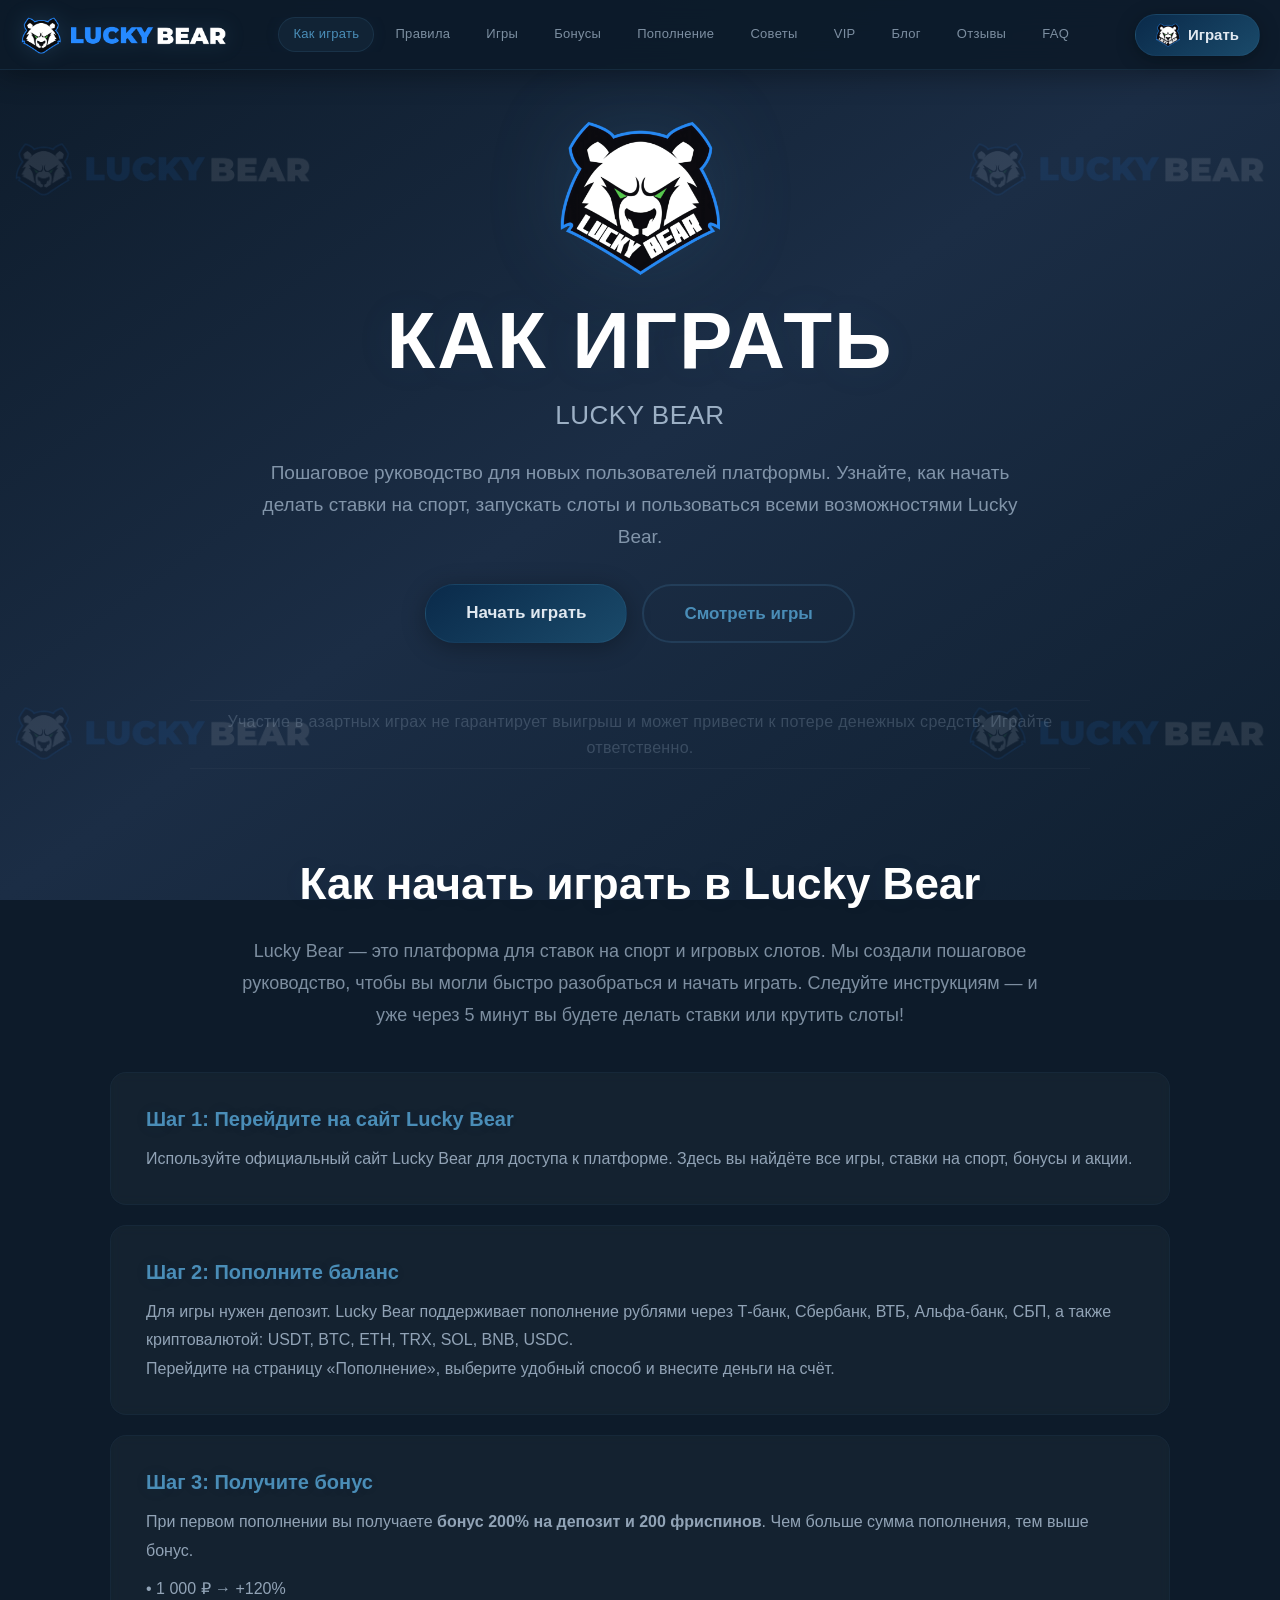
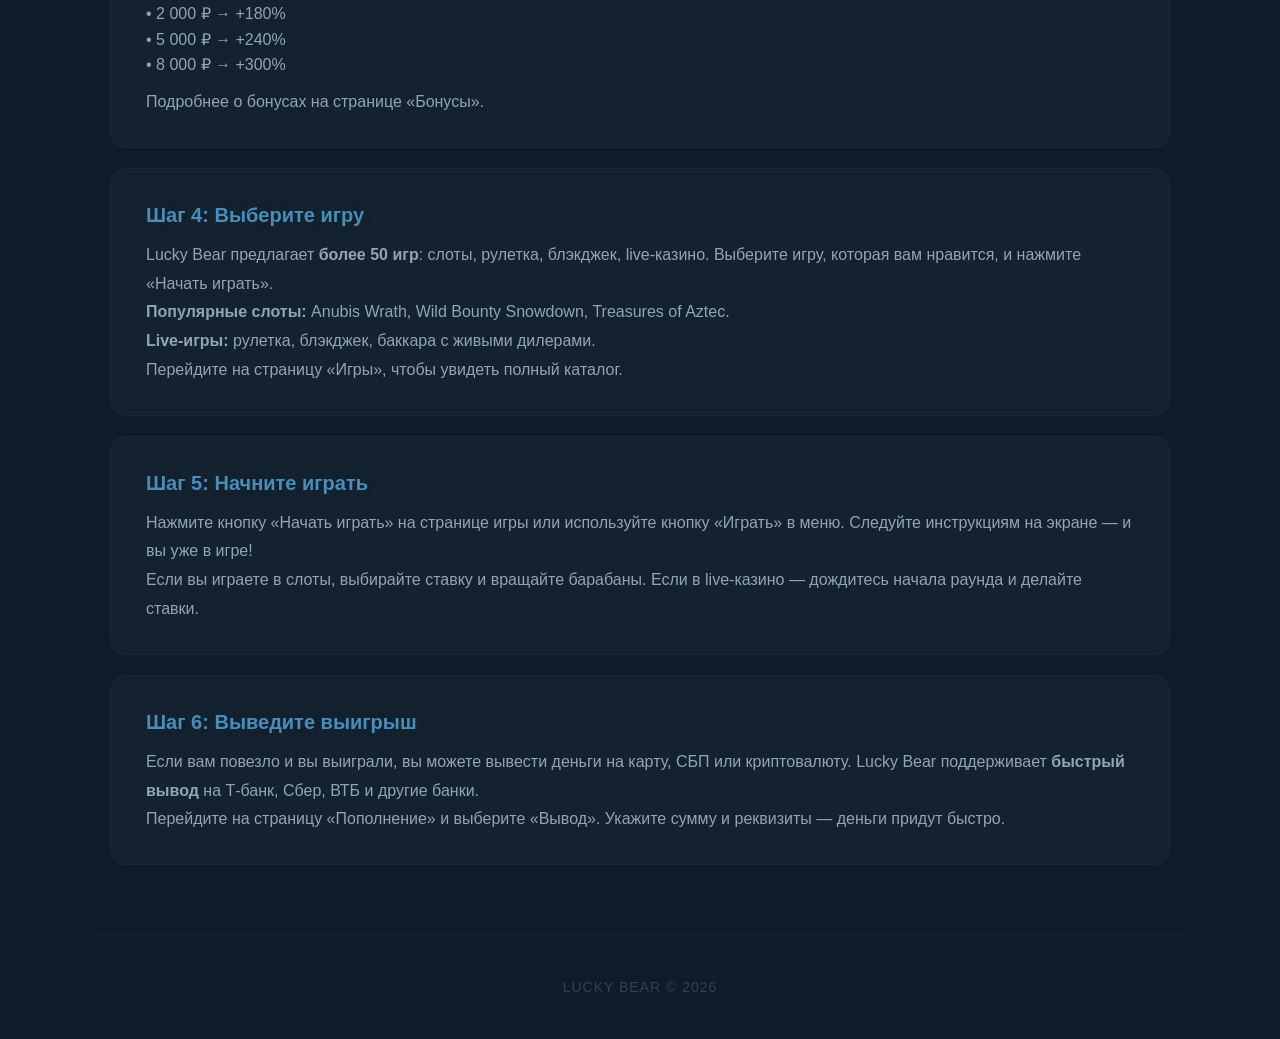
<file: how-to-play.html>
<!DOCTYPE html>
<html lang="ru">

<head>
    <link rel="icon" type="image/png" href="/images/logo.png">
    <meta http-equiv="Content-Type" content="text/html; charset=UTF-8">
    <meta charset="UTF-8">
    <meta name="viewport" content="width=device-width, initial-scale=1.0">
<!-- Yandex.Metrika counter -->
<script type="text/javascript">
    (function(m,e,t,r,i,k,a){
        m[i]=m[i]||function(){(m[i].a=m[i].a||[]).push(arguments)};
        m[i].l=1*new Date();
        for (var j = 0; j < document.scripts.length; j++) {if (document.scripts[j].src === r) { return; }}
        k=e.createElement(t),a=e.getElementsByTagName(t)[0],k.async=1,k.src=r,a.parentNode.insertBefore(k,a)
    })(window, document,'script','https://mc.yandex.ru/metrika/tag.js?id=111608732', 'ym');

    ym(111608732, 'init', {ssr:true, webvisor:true, clickmap:true, ecommerce:"dataLayer", referrer: document.referrer, url: location.href, accurateTrackBounce:true, trackLinks:true});
</script>
<noscript><div><img src="https://mc.yandex.ru/watch/111608732" style="position:absolute; left:-9999px;" alt="" /></div></noscript>
<!-- /Yandex.Metrika counter -->
    <title>Как играть в Lucky Bear — пошаговая инструкция для новичков</title>
    <meta name="description" content="Lucky Bear: пошаговая инструкция для начинающих — регистрация, пополнение, выбор игры, начало игры и вывод выигрыша. Начни играть легко!" />
    <link rel="canonical" href="https://lucky-bear-game.ru/how-to-play.html" />
    <link rel="stylesheet" href="style.css">
</head>

<body>
    <div class="bear-background"></div>
    <div class="bear-glow-1"></div>
    <div class="bear-glow-2"></div>
    <div class="bear-glow-3"></div>
    <div class="bear-glow-4"></div>

    <header>
        <a href="index.html" class="brand-icon">
            <img src="images/menu-logo.png" alt="LUCKY BEAR">
        </a>

        <button class="burger-btn" id="burgerBtn" aria-label="Открыть меню">
            <span></span>
            <span></span>
            <span></span>
        </button>

        <nav class="nav" id="desktopNav">
            <a href="how-to-play.html" class="nav-link active">Как играть</a>
            <a href="rules.html" class="nav-link">Правила</a>
            <a href="games.html" class="nav-link">Игры</a>
            <a href="bonus.html" class="nav-link">Бонусы</a>
            <a href="payment.html" class="nav-link">Пополнение</a>
            <a href="responsible.html" class="nav-link">Советы</a>
            <a href="vip.html" class="nav-link">VIP</a>
            <a href="blog.html" class="nav-link">Блог</a>
            <a href="reviews.html" class="nav-link">Отзывы</a>
            <a href="faq.html" class="nav-link">FAQ</a>
        </nav>

        <div class="mobile-menu" id="mobileMenu">
            <a href="how-to-play.html" class="nav-link active">Как играть</a>
            <a href="rules.html" class="nav-link">Правила</a>
            <a href="games.html" class="nav-link">Игры</a>
            <a href="bonus.html" class="nav-link">Бонусы</a>
            <a href="payment.html" class="nav-link">Пополнение</a>
            <a href="responsible.html" class="nav-link">Советы</a>
            <a href="vip.html" class="nav-link">VIP</a>
            <a href="blog.html" class="nav-link">Блог</a>
            <a href="reviews.html" class="nav-link">Отзывы</a>
            <a href="faq.html" class="nav-link">FAQ</a>
        </div>

        <a href="https://lb777.xyz/5dsgV7" class="bot-button" rel="noreferrer noopener">
            <img src="images/logo.png" alt="LUCKY BEAR">
            <span>Играть</span>
        </a>
    </header>

    <div class="hero">
        <img src="images/logo.png" alt="LUCKY BEAR" class="logo">
        <div class="title">КАК ИГРАТЬ</div>
        <div class="subtitle">LUCKY BEAR</div>
        <p class="hero-description">
            Пошаговое руководство для новых пользователей платформы. Узнайте, как начать делать ставки на спорт, запускать слоты и пользоваться всеми возможностями Lucky Bear.
        </p>
        <div class="hero-buttons">
            <a href="https://lb777.xyz/5dsgV7" class="main-button" rel="noreferrer noopener">Начать играть</a>
            <a href="games.html" class="main-button secondary">Смотреть игры</a>
        </div>
    </div>

    <div class="warning">
        Участие в азартных играх не гарантирует выигрыш и может привести к потере денежных средств. Играйте ответственно.
    </div>

    <section>
        <h2 class="section-title">Как начать играть в Lucky Bear</h2>
        <p class="section-description">
            Lucky Bear — это платформа для ставок на спорт и игровых слотов. Мы создали пошаговое руководство, чтобы вы могли быстро разобраться и начать играть. Следуйте инструкциям — и уже через 5 минут вы будете делать ставки или крутить слоты!
        </p>

        <div class="info-block">
            <h3>Шаг 1: Перейдите на сайт Lucky Bear</h3>
            <p>Используйте официальный сайт Lucky Bear для доступа к платформе. Здесь вы найдёте все игры, ставки на спорт, бонусы и акции.</p>
        </div>

        <div class="info-block">
            <h3>Шаг 2: Пополните баланс</h3>
            <p>Для игры нужен депозит. Lucky Bear поддерживает пополнение рублями через Т-банк, Сбербанк, ВТБ, Альфа-банк, СБП, а также криптовалютой: USDT, BTC, ETH, TRX, SOL, BNB, USDC.</p>
            <p>Перейдите на страницу «Пополнение», выберите удобный способ и внесите деньги на счёт.</p>
        </div>

        <div class="info-block">
            <h3>Шаг 3: Получите бонус</h3>
            <p>При первом пополнении вы получаете <strong>бонус 200% на депозит и 200 фриспинов</strong>. Чем больше сумма пополнения, тем выше бонус.</p>
            <ul style="color: rgba(200, 220, 240, 0.7); list-style: none; padding-left: 0; margin-top: 10px;">
                <li>• 1 000 ₽ → +120%</li>
                <li>• 2 000 ₽ → +180%</li>
                <li>• 5 000 ₽ → +240%</li>
                <li>• 8 000 ₽ → +300%</li>
            </ul>
            <p style="margin-top: 10px;">Подробнее о бонусах на странице «Бонусы».</p>
        </div>

        <div class="info-block">
            <h3>Шаг 4: Выберите игру</h3>
            <p>Lucky Bear предлагает <strong>более 50 игр</strong>: слоты, рулетка, блэкджек, live-казино. Выберите игру, которая вам нравится, и нажмите «Начать играть».</p>
            <p><strong>Популярные слоты:</strong> Anubis Wrath, Wild Bounty Snowdown, Treasures of Aztec.<br>
            <strong>Live-игры:</strong> рулетка, блэкджек, баккара с живыми дилерами.</p>
            <p>Перейдите на страницу «Игры», чтобы увидеть полный каталог.</p>
        </div>

        <div class="info-block">
            <h3>Шаг 5: Начните играть</h3>
            <p>Нажмите кнопку «Начать играть» на странице игры или используйте кнопку «Играть» в меню. Следуйте инструкциям на экране — и вы уже в игре!</p>
            <p>Если вы играете в слоты, выбирайте ставку и вращайте барабаны. Если в live-казино — дождитесь начала раунда и делайте ставки.</p>
        </div>

        <div class="info-block">
            <h3>Шаг 6: Выведите выигрыш</h3>
            <p>Если вам повезло и вы выиграли, вы можете вывести деньги на карту, СБП или криптовалюту. Lucky Bear поддерживает <strong>быстрый вывод</strong> на Т-банк, Сбер, ВТБ и другие банки.</p>
            <p>Перейдите на страницу «Пополнение» и выберите «Вывод». Укажите сумму и реквизиты — деньги придут быстро.</p>
        </div>
    </section>

    <footer>
        LUCKY BEAR © 2026
    </footer>

    <script>
        const burgerBtn = document.getElementById('burgerBtn');
        const mobileMenu = document.getElementById('mobileMenu');

        burgerBtn.addEventListener('click', function() {
            this.classList.toggle('active');
            mobileMenu.classList.toggle('open');
        });

        document.querySelectorAll('.mobile-menu .nav-link').forEach(link => {
            link.addEventListener('click', function() {
                burgerBtn.classList.remove('active');
                mobileMenu.classList.remove('open');
            });
        });

        const logo = document.querySelector(".logo");
        window.addEventListener("scroll", () => {
            let scroll = window.scrollY;
            let opacity = 1 - scroll / 500;
            let scale = 1 - scroll / 1500;
            if (opacity < 0) opacity = 0;
            if (scale < 0.7) scale = 0.7;
            logo.style.opacity = opacity;
            logo.style.transform = `scale(${scale})`;
        });

        const elements = document.querySelectorAll(".info-block");
        const observer = new IntersectionObserver((entries) => {
            entries.forEach(entry => {
                if (entry.isIntersecting) {
                    entry.target.style.opacity = "1";
                    entry.target.style.transform = "translateY(0)";
                }
            });
        }, { threshold: 0.15 });

        elements.forEach(el => {
            el.style.opacity = "0";
            el.style.transform = "translateY(40px)";
            el.style.transition = "0.7s ease";
            observer.observe(el);
        });
    </script>
</body>

</html>
</file>
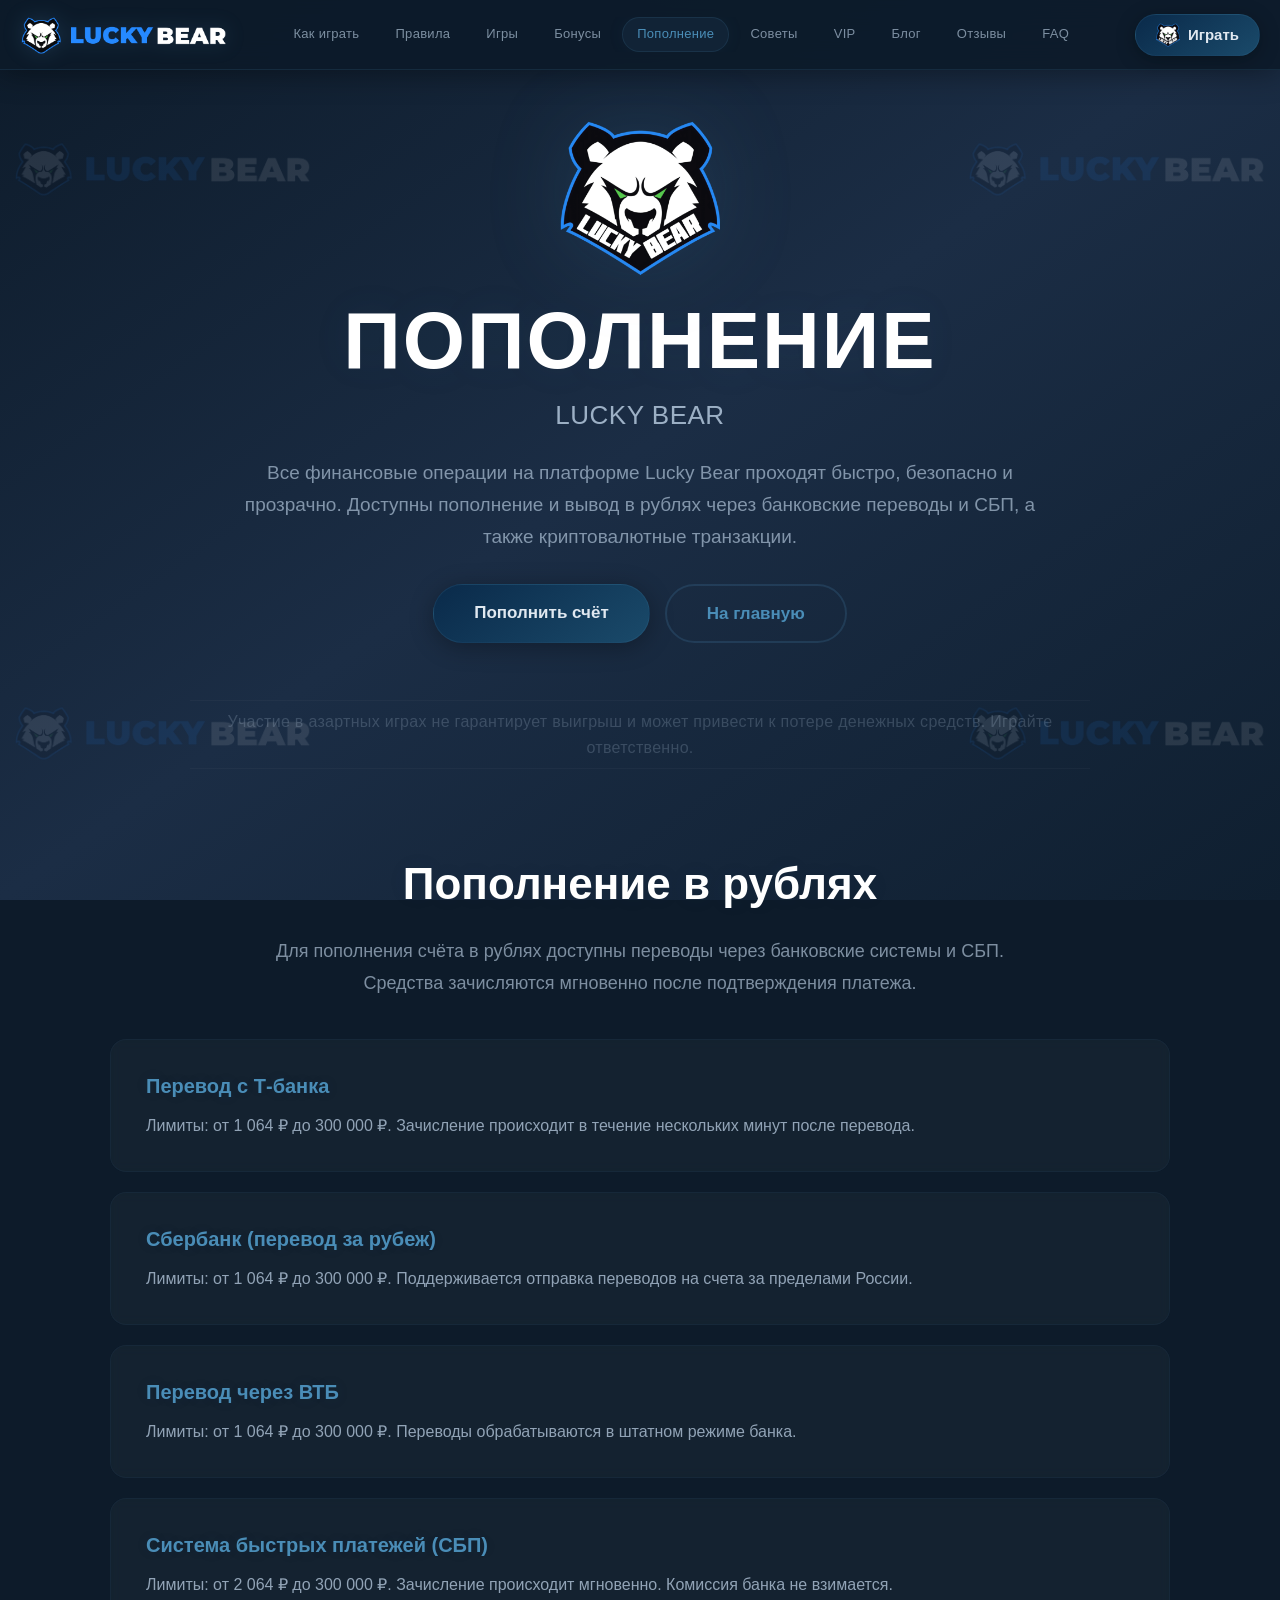
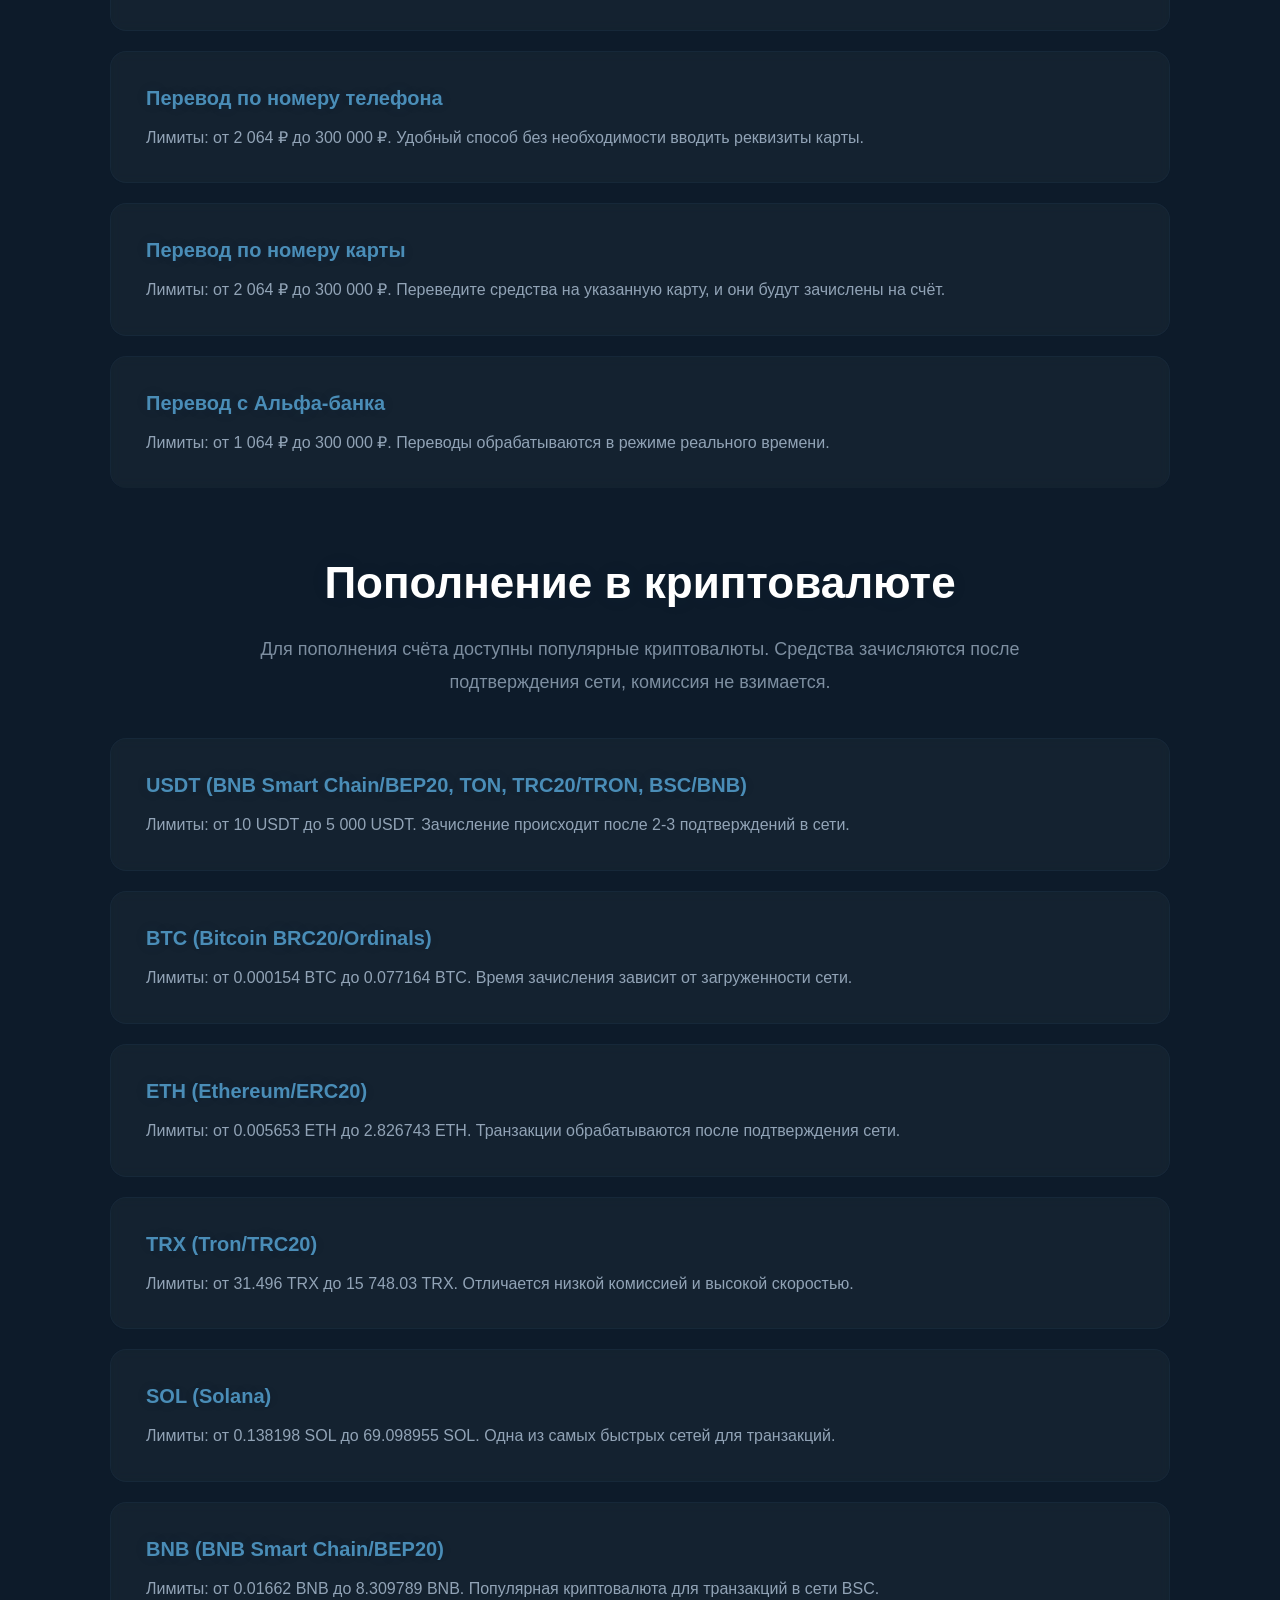
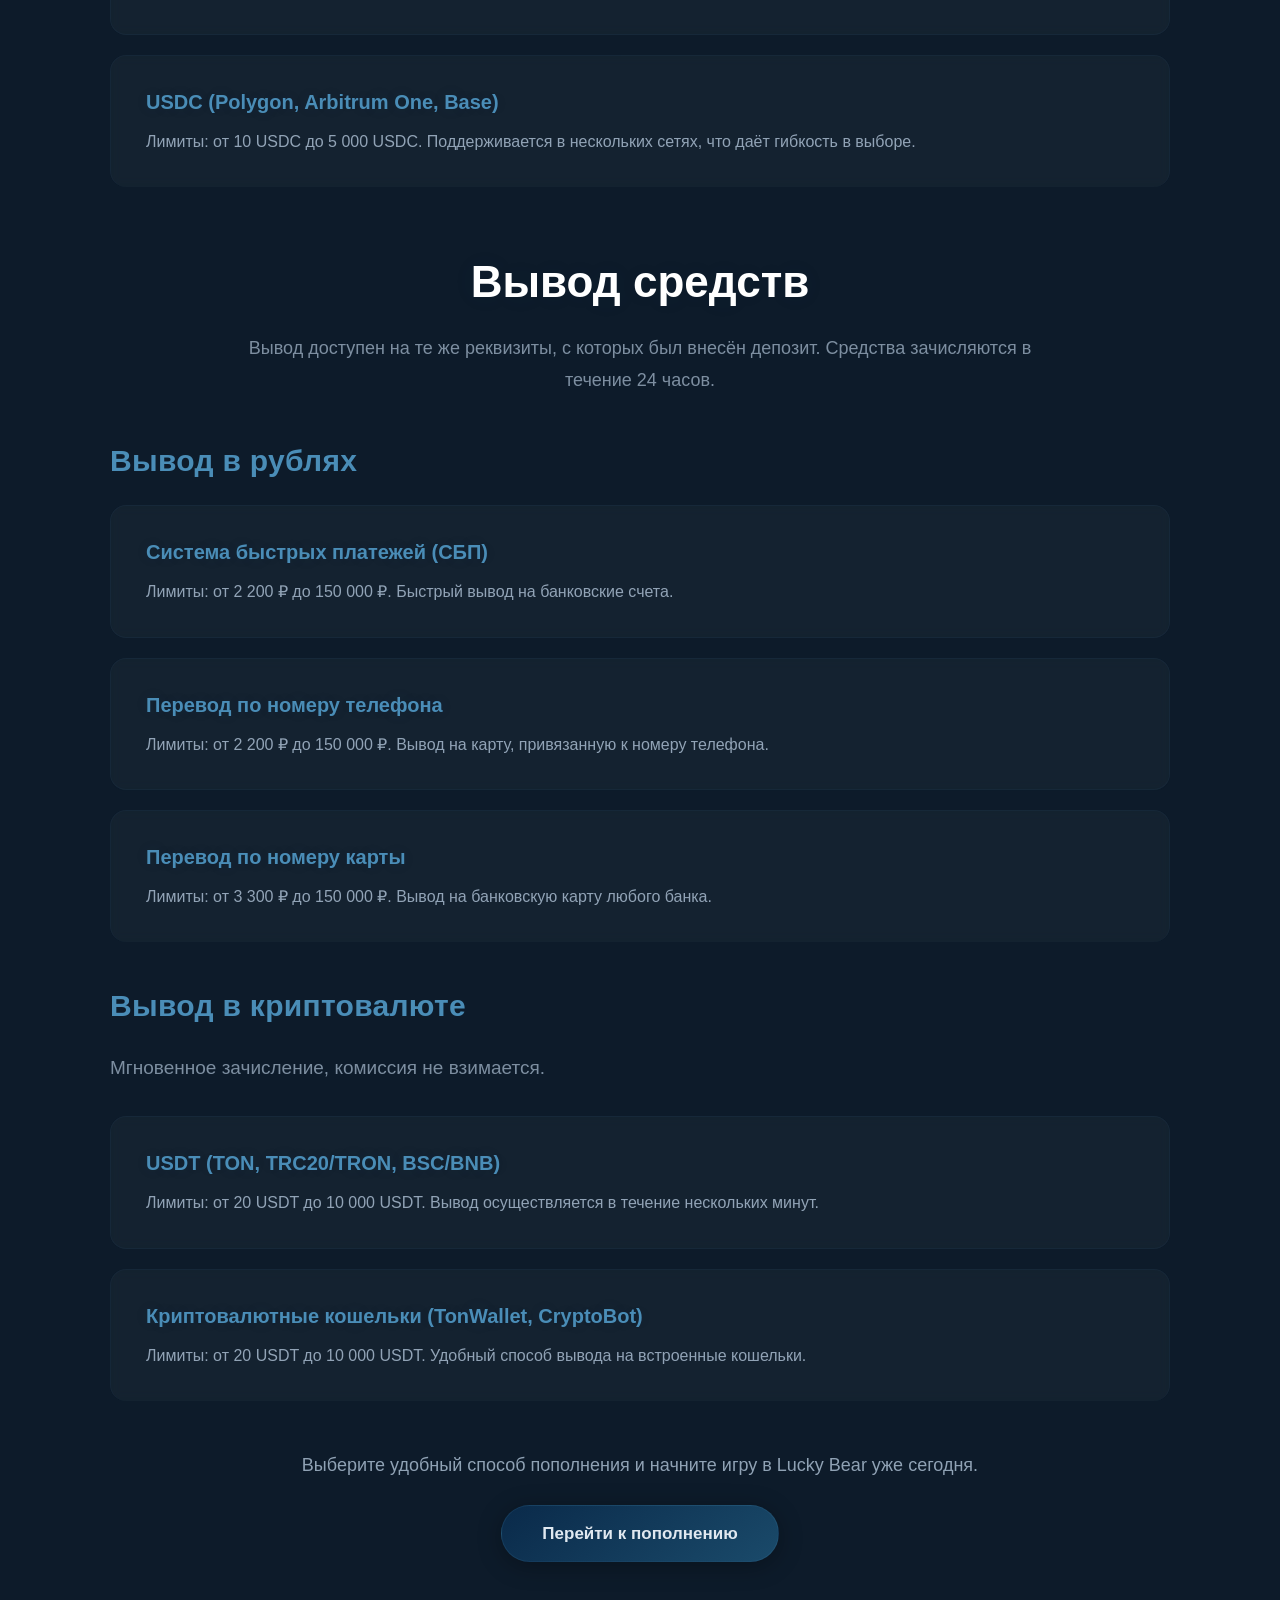
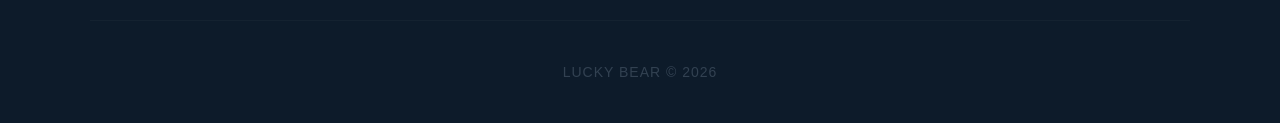
<file: payment.html>
<!DOCTYPE html>
<html lang="ru">
<head>
    <meta charset="UTF-8">
    <meta name="viewport" content="width=device-width, initial-scale=1.0">
    <title>Пополнение и вывод средств в Lucky Bear</title>
    <meta name="description" content="Пополнение и вывод средств в Lucky Bear: банковские переводы, СБП, криптовалюты. Быстрые и безопасные транзакции." />
    <link rel="canonical" href="https://lucky-bear-game.ru/payment.html" />
    <link rel="icon" type="image/png" href="/images/logo.png">
    <link rel="stylesheet" href="style.css">
<!DOCTYPE html>
<html lang="ru">

<head>
    <link rel="icon" type="image/png" href="/images/logo.png">
    <meta http-equiv="Content-Type" content="text/html; charset=UTF-8">
    <meta charset="UTF-8">
    <meta name="viewport" content="width=device-width, initial-scale=1.0">
<!-- Yandex.Metrika counter -->
<script type="text/javascript">
    (function(m,e,t,r,i,k,a){
        m[i]=m[i]||function(){(m[i].a=m[i].a||[]).push(arguments)};
        m[i].l=1*new Date();
        for (var j = 0; j < document.scripts.length; j++) {if (document.scripts[j].src === r) { return; }}
        k=e.createElement(t),a=e.getElementsByTagName(t)[0],k.async=1,k.src=r,a.parentNode.insertBefore(k,a)
    })(window, document,'script','https://mc.yandex.ru/metrika/tag.js?id=111608732', 'ym');

    ym(111608732, 'init', {ssr:true, webvisor:true, clickmap:true, ecommerce:"dataLayer", referrer: document.referrer, url: location.href, accurateTrackBounce:true, trackLinks:true});
</script>
<noscript><div><img src="https://mc.yandex.ru/watch/111608732" style="position:absolute; left:-9999px;" alt="" /></div></noscript>
<!-- /Yandex.Metrika counter -->
    <title>Как играть в Lucky Bear — пошаговая инструкция для новичков</title>
    <meta name="description" content="Lucky Bear: пошаговая инструкция для начинающих — регистрация, пополнение, выбор игры, начало игры и вывод выигрыша. Начни играть легко!" />
    <link rel="canonical" href="https://lucky-bear-game.ru/how-to-play.html" />
    <link rel="stylesheet" href="style.css">
    <script type="text/javascript">
        (function(m,e,t,r,i,k,a){
            m[i]=m[i]||function(){(m[i].a=m[i].a||[]).push(arguments)};
            m[i].l=1*new Date();
            for (var j = 0; j < document.scripts.length; j++) {if (document.scripts[j].src === r) { return; }}
            k=e.createElement(t),a=e.getElementsByTagName(t)[0],k.async=1,k.src=r,a.parentNode.insertBefore(k,a)
        })(window, document,'script','https://mc.yandex.ru/metrika/tag.js?id=110916195', 'ym');

        ym(110916195, 'init', {ssr:true, webvisor:true, clickmap:true, ecommerce:"dataLayer", referrer: document.referrer, url: location.href, accurateTrackBounce:true, trackLinks:true});
    </script>
    <noscript><div><img src="https://mc.yandex.ru/watch/110916195" style="position:absolute; left:-9999px;" alt="" /></div></noscript>

    <script type="application/ld+json">
    {
      "@context": "https://schema.org",
      "@type": "BreadcrumbList",
      "itemListElement": [
        {
          "@type": "ListItem",
          "position": 1,
          "name": "Главная",
          "item": "https://lucky-bear-game.ru/"
        },
        {
          "@type": "ListItem",
          "position": 2,
          "name": "Пополнение",
          "item": "https://lucky-bear-game.ru/payment.html"
        }
      ]
    }
    </script>

    <script type="application/ld+json">
    {
      "@context": "https://schema.org",
      "@type": "WebSite",
      "name": "Lucky Bear",
      "url": "https://lucky-bear-game.ru",
      "potentialAction": {
        "@type": "SearchAction",
        "target": {
          "@type": "EntryPoint",
          "urlTemplate": "https://lucky-bear-game.ru/search?q={search_term_string}"
        },
        "query-input": "required name=search_term_string"
      }
    }
    </script>

    <script type="application/ld+json">
    {
      "@context": "https://schema.org",
      "@type": "Organization",
      "name": "Lucky Bear",
      "url": "https://lucky-bear-game.ru",
      "logo": "https://lucky-bear-game.ru/images/logo.png"
    }
    </script>
</head>

<body>
    <div class="bear-background"></div>
    <div class="bear-glow-1"></div>
    <div class="bear-glow-2"></div>
    <div class="bear-glow-3"></div>
    <div class="bear-glow-4"></div>

    <header>
        <a href="index.html" class="brand-icon">
            <img src="images/menu-logo.png" alt="LUCKY BEAR">
        </a>

        <button class="burger-btn" id="burgerBtn" aria-label="Открыть меню">
            <span></span>
            <span></span>
            <span></span>
        </button>

        <nav class="nav" id="desktopNav">
            <a href="how-to-play.html" class="nav-link">Как играть</a>
            <a href="rules.html" class="nav-link">Правила</a>
            <a href="games.html" class="nav-link">Игры</a>
            <a href="bonus.html" class="nav-link">Бонусы</a>
            <a href="payment.html" class="nav-link active">Пополнение</a>
            <a href="responsible.html" class="nav-link">Советы</a>
            <a href="vip.html" class="nav-link">VIP</a>
            <a href="blog.html" class="nav-link">Блог</a>
            <a href="reviews.html" class="nav-link">Отзывы</a>
            <a href="faq.html" class="nav-link">FAQ</a>
        </nav>

        <div class="mobile-menu" id="mobileMenu">
            <a href="how-to-play.html" class="nav-link">Как играть</a>
            <a href="rules.html" class="nav-link">Правила</a>
            <a href="games.html" class="nav-link">Игры</a>
            <a href="bonus.html" class="nav-link">Бонусы</a>
            <a href="payment.html" class="nav-link active">Пополнение</a>
            <a href="responsible.html" class="nav-link">Советы</a>
            <a href="vip.html" class="nav-link">VIP</a>
            <a href="blog.html" class="nav-link">Блог</a>
            <a href="reviews.html" class="nav-link">Отзывы</a>
            <a href="faq.html" class="nav-link">FAQ</a>
        </div>

        <a href="https://lb777.xyz/5dsgV7" class="bot-button" rel="noreferrer noopener">
            <img src="images/logo.png" alt="LUCKY BEAR">
            <span>Играть</span>
        </a>
    </header>

    <div class="hero">
        <img src="images/logo.png" alt="LUCKY BEAR" class="logo">
        <div class="title">ПОПОЛНЕНИЕ</div>
        <div class="subtitle">LUCKY BEAR</div>
        <p class="hero-description">
            Все финансовые операции на платформе Lucky Bear проходят быстро, безопасно и прозрачно. Доступны пополнение и вывод в рублях через банковские переводы и СБП, а также криптовалютные транзакции.
        </p>
        <div class="hero-buttons">
            <a href="https://lb777.xyz/5dsgV7" class="main-button" rel="noreferrer noopener">Пополнить счёт</a>
            <a href="index.html" class="main-button secondary">На главную</a>
        </div>
    </div>

    <div class="warning">
        Участие в азартных играх не гарантирует выигрыш и может привести к потере денежных средств. Играйте ответственно.
    </div>

    <section>
        <h2 class="section-title">Пополнение в рублях</h2>
        <p class="section-description">
            Для пополнения счёта в рублях доступны переводы через банковские системы и СБП. Средства зачисляются мгновенно после подтверждения платежа.
        </p>

        <div class="info-block"><h3>Перевод с Т-банка</h3><p>Лимиты: от 1 064 ₽ до 300 000 ₽. Зачисление происходит в течение нескольких минут после перевода.</p></div>
        <div class="info-block"><h3>Сбербанк (перевод за рубеж)</h3><p>Лимиты: от 1 064 ₽ до 300 000 ₽. Поддерживается отправка переводов на счета за пределами России.</p></div>
        <div class="info-block"><h3>Перевод через ВТБ</h3><p>Лимиты: от 1 064 ₽ до 300 000 ₽. Переводы обрабатываются в штатном режиме банка.</p></div>
        <div class="info-block"><h3>Система быстрых платежей (СБП)</h3><p>Лимиты: от 2 064 ₽ до 300 000 ₽. Зачисление происходит мгновенно. Комиссия банка не взимается.</p></div>
        <div class="info-block"><h3>Перевод по номеру телефона</h3><p>Лимиты: от 2 064 ₽ до 300 000 ₽. Удобный способ без необходимости вводить реквизиты карты.</p></div>
        <div class="info-block"><h3>Перевод по номеру карты</h3><p>Лимиты: от 2 064 ₽ до 300 000 ₽. Переведите средства на указанную карту, и они будут зачислены на счёт.</p></div>
        <div class="info-block" style="border-bottom: none;"><h3>Перевод с Альфа-банка</h3><p>Лимиты: от 1 064 ₽ до 300 000 ₽. Переводы обрабатываются в режиме реального времени.</p></div>

        <h2 class="section-title" style="margin-top: 60px;">Пополнение в криптовалюте</h2>
        <p class="section-description">
            Для пополнения счёта доступны популярные криптовалюты. Средства зачисляются после подтверждения сети, комиссия не взимается.
        </p>

        <div class="info-block"><h3>USDT (BNB Smart Chain/BEP20, TON, TRC20/TRON, BSC/BNB)</h3><p>Лимиты: от 10 USDT до 5 000 USDT. Зачисление происходит после 2-3 подтверждений в сети.</p></div>
        <div class="info-block"><h3>BTC (Bitcoin BRC20/Ordinals)</h3><p>Лимиты: от 0.000154 BTC до 0.077164 BTC. Время зачисления зависит от загруженности сети.</p></div>
        <div class="info-block"><h3>ETH (Ethereum/ERC20)</h3><p>Лимиты: от 0.005653 ETH до 2.826743 ETH. Транзакции обрабатываются после подтверждения сети.</p></div>
        <div class="info-block"><h3>TRX (Tron/TRC20)</h3><p>Лимиты: от 31.496 TRX до 15 748.03 TRX. Отличается низкой комиссией и высокой скоростью.</p></div>
        <div class="info-block"><h3>SOL (Solana)</h3><p>Лимиты: от 0.138198 SOL до 69.098955 SOL. Одна из самых быстрых сетей для транзакций.</p></div>
        <div class="info-block"><h3>BNB (BNB Smart Chain/BEP20)</h3><p>Лимиты: от 0.01662 BNB до 8.309789 BNB. Популярная криптовалюта для транзакций в сети BSC.</p></div>
        <div class="info-block" style="border-bottom: none;"><h3>USDC (Polygon, Arbitrum One, Base)</h3><p>Лимиты: от 10 USDC до 5 000 USDC. Поддерживается в нескольких сетях, что даёт гибкость в выборе.</p></div>

        <h2 class="section-title" style="margin-top: 60px;">Вывод средств</h2>
        <p class="section-description">
            Вывод доступен на те же реквизиты, с которых был внесён депозит. Средства зачисляются в течение 24 часов.
        </p>

        <h3 style="font-size: 30px; font-weight: 800; color: #4a8db7; margin: 40px 0 20px; letter-spacing: .3px;">Вывод в рублях</h3>
        <div class="info-block"><h3>Система быстрых платежей (СБП)</h3><p>Лимиты: от 2 200 ₽ до 150 000 ₽. Быстрый вывод на банковские счета.</p></div>
        <div class="info-block"><h3>Перевод по номеру телефона</h3><p>Лимиты: от 2 200 ₽ до 150 000 ₽. Вывод на карту, привязанную к номеру телефона.</p></div>
        <div class="info-block" style="border-bottom: none;"><h3>Перевод по номеру карты</h3><p>Лимиты: от 3 300 ₽ до 150 000 ₽. Вывод на банковскую карту любого банка.</p></div>

        <h3 style="font-size: 30px; font-weight: 800; color: #4a8db7; margin: 40px 0 20px; letter-spacing: .3px;">Вывод в криптовалюте</h3>
        <p style="color: rgba(200,220,240,0.6); font-size: 19px; line-height: 1.9; margin-bottom: 30px;">Мгновенное зачисление, комиссия не взимается.</p>
        <div class="info-block"><h3>USDT (TON, TRC20/TRON, BSC/BNB)</h3><p>Лимиты: от 20 USDT до 10 000 USDT. Вывод осуществляется в течение нескольких минут.</p></div>
        <div class="info-block" style="border-bottom: none;"><h3>Криптовалютные кошельки (TonWallet, CryptoBot)</h3><p>Лимиты: от 20 USDT до 10 000 USDT. Удобный способ вывода на встроенные кошельки.</p></div>

        <div style="max-width: 900px; margin: 50px auto 0; text-align: center;">
            <p style="color: rgba(200,220,240,0.7); font-size: 18px; max-width: 700px; margin: 0 auto 25px;">Выберите удобный способ пополнения и начните игру в Lucky Bear уже сегодня.</p>
            <a href="https://lb777.xyz/5dsgV7" class="main-button" rel="noreferrer noopener" style="display: inline-block;">Перейти к пополнению</a>
        </div>
    </section>

    <footer>
        LUCKY BEAR © 2026
    </footer>

    <script>
        const burgerBtn = document.getElementById('burgerBtn');
        const mobileMenu = document.getElementById('mobileMenu');

        burgerBtn.addEventListener('click', function() {
            this.classList.toggle('active');
            mobileMenu.classList.toggle('open');
        });

        document.querySelectorAll('.mobile-menu .nav-link').forEach(link => {
            link.addEventListener('click', function() {
                burgerBtn.classList.remove('active');
                mobileMenu.classList.remove('open');
            });
        });

        const logo = document.querySelector(".logo");
        window.addEventListener("scroll", () => {
            let scroll = window.scrollY;
            let opacity = 1 - scroll / 500;
            let scale = 1 - scroll / 1500;
            if (opacity < 0) opacity = 0;
            if (scale < 0.7) scale = 0.7;
            logo.style.opacity = opacity;
            logo.style.transform = `scale(${scale})`;
        });

        const elements = document.querySelectorAll(".info-block");
        const observer = new IntersectionObserver((entries) => {
            entries.forEach(entry => {
                if (entry.isIntersecting) {
                    entry.target.style.opacity = "1";
                    entry.target.style.transform = "translateY(0)";
                }
            });
        }, { threshold: 0.15 });

        elements.forEach(el => {
            el.style.opacity = "0";
            el.style.transform = "translateY(40px)";
            el.style.transition = "0.7s ease";
            observer.observe(el);
        });
    </script>
</body>
</html>
</file>
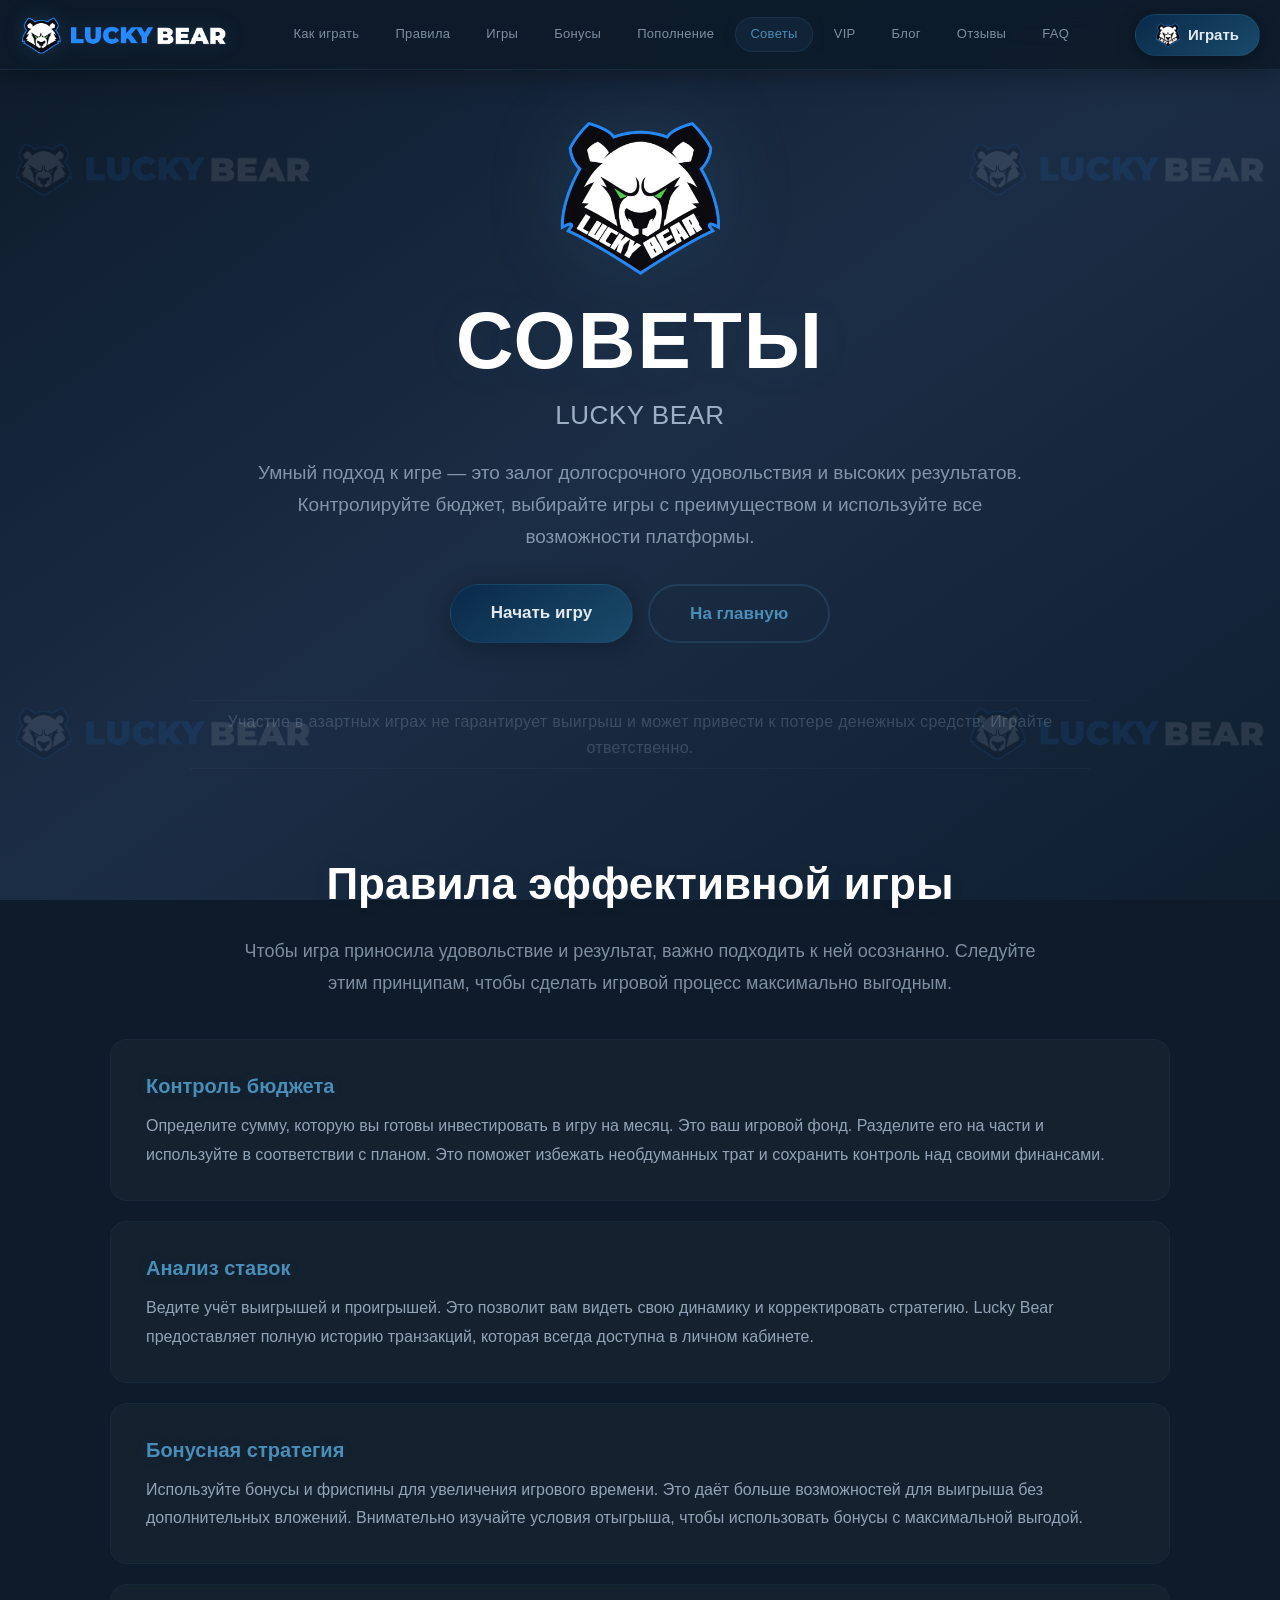
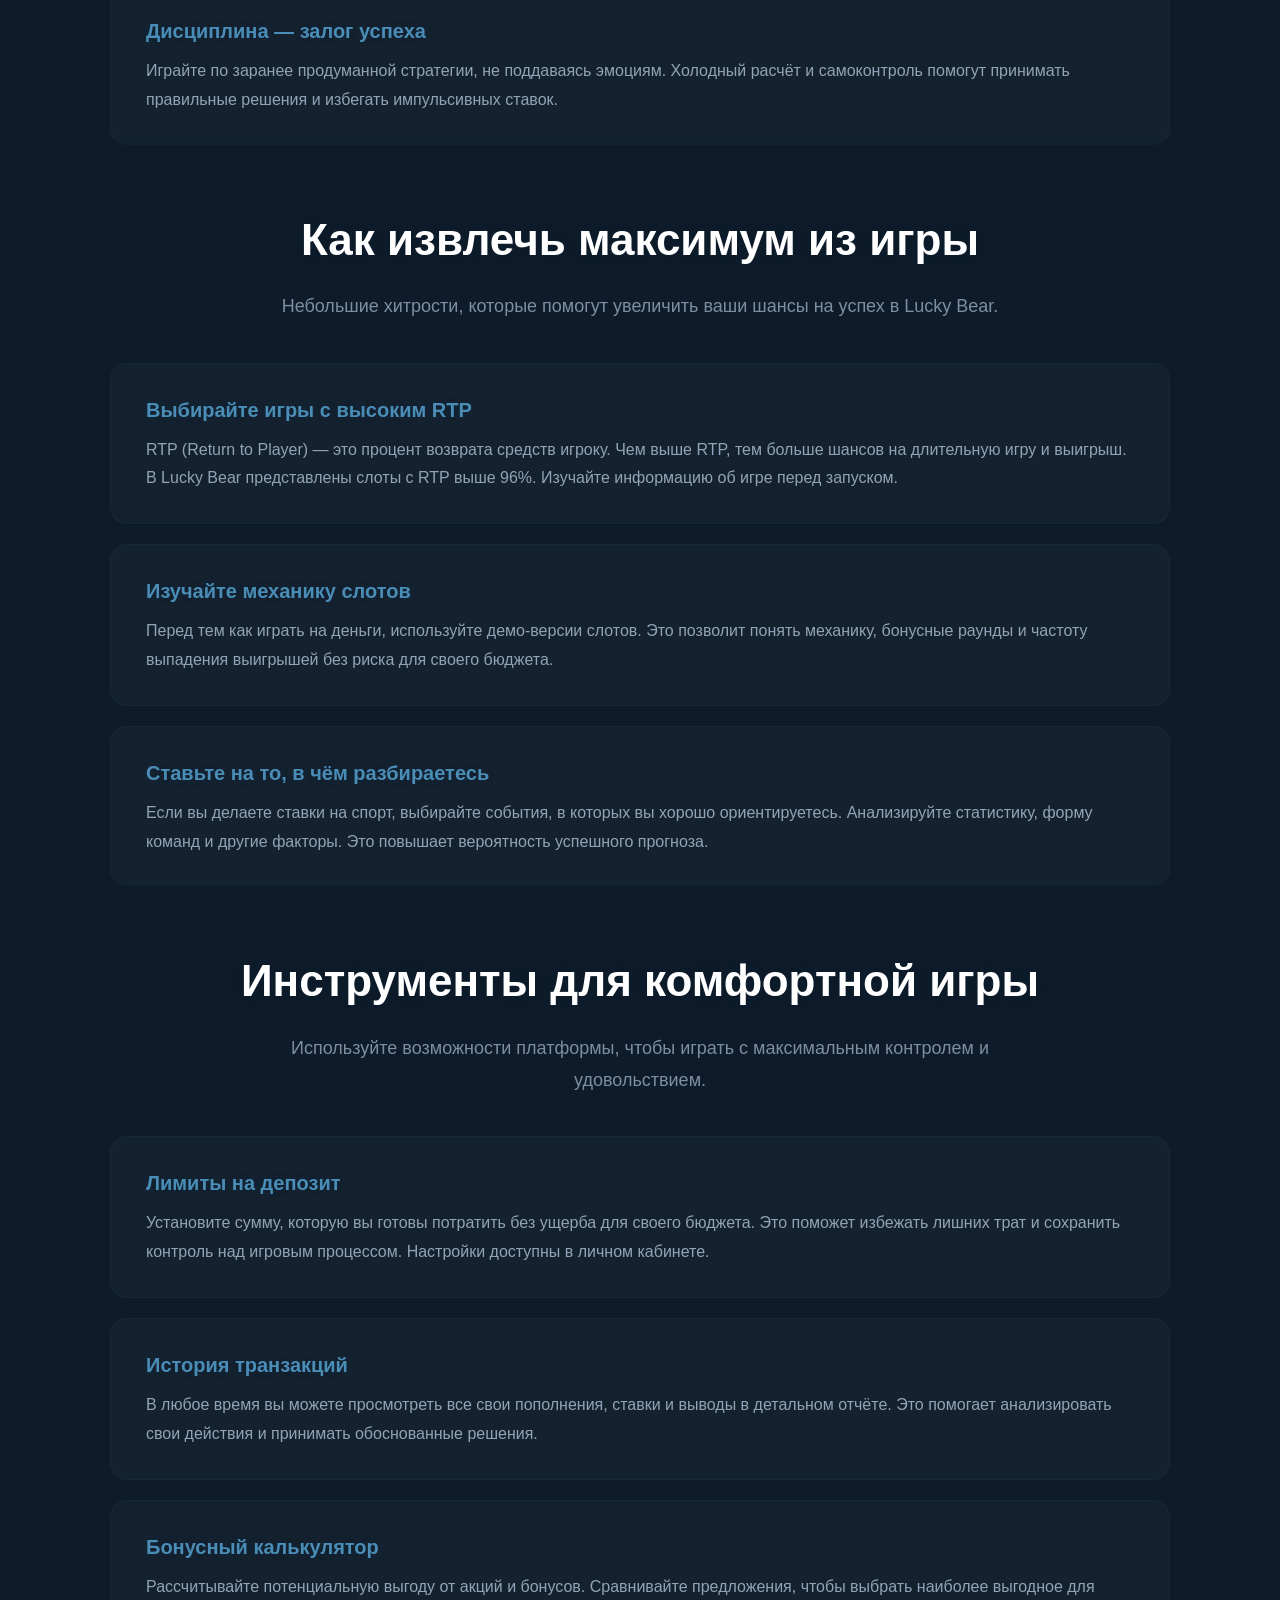
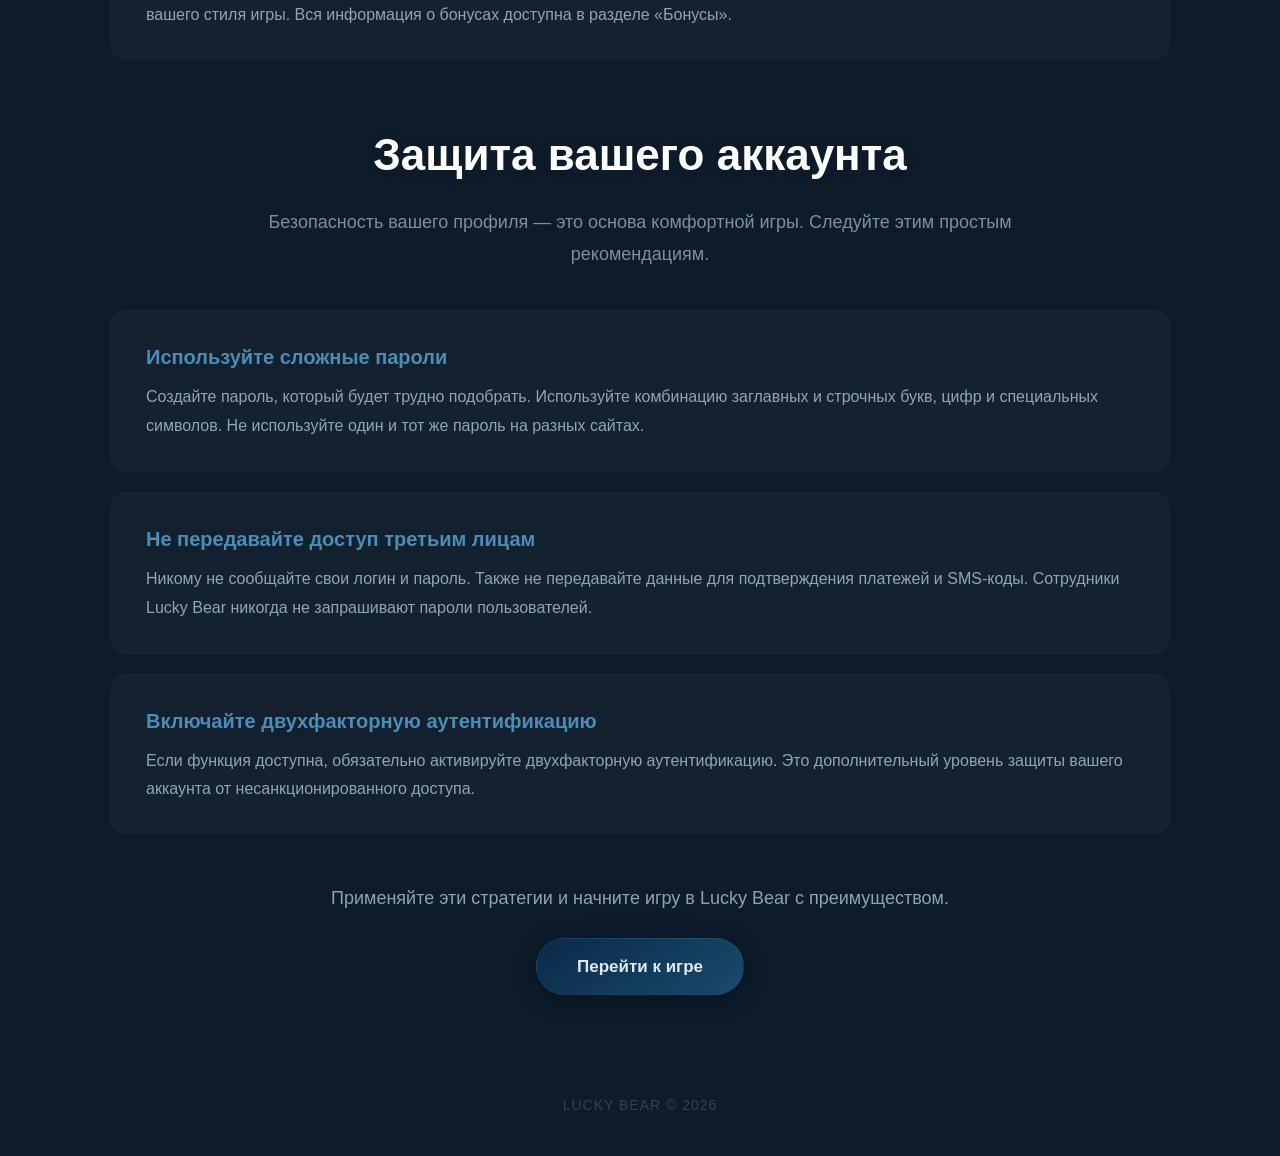
<file: responsible.html>
<!DOCTYPE html>
<html lang="ru">
<head>
    <meta charset="UTF-8">
    <meta name="viewport" content="width=device-width, initial-scale=1.0">
    <title>Как играть и выигрывать в Lucky Bear — стратегии, лимиты, контроль</title>
    <meta name="description" content="Советы по игре в Lucky Bear: контроль бюджета, выбор игр с высоким RTP, бонусные стратегии и инструменты для комфортной игры." />
    <link rel="canonical" href="https://lucky-bear-game.ru/responsible.html" />
    <link rel="icon" type="image/png" href="/images/logo.png">
    <link rel="stylesheet" href="style.css">
<!DOCTYPE html>
<html lang="ru">

<head>
    <link rel="icon" type="image/png" href="/images/logo.png">
    <meta http-equiv="Content-Type" content="text/html; charset=UTF-8">
    <meta charset="UTF-8">
    <meta name="viewport" content="width=device-width, initial-scale=1.0">
<!-- Yandex.Metrika counter -->
<script type="text/javascript">
    (function(m,e,t,r,i,k,a){
        m[i]=m[i]||function(){(m[i].a=m[i].a||[]).push(arguments)};
        m[i].l=1*new Date();
        for (var j = 0; j < document.scripts.length; j++) {if (document.scripts[j].src === r) { return; }}
        k=e.createElement(t),a=e.getElementsByTagName(t)[0],k.async=1,k.src=r,a.parentNode.insertBefore(k,a)
    })(window, document,'script','https://mc.yandex.ru/metrika/tag.js?id=111608732', 'ym');

    ym(111608732, 'init', {ssr:true, webvisor:true, clickmap:true, ecommerce:"dataLayer", referrer: document.referrer, url: location.href, accurateTrackBounce:true, trackLinks:true});
</script>
<noscript><div><img src="https://mc.yandex.ru/watch/111608732" style="position:absolute; left:-9999px;" alt="" /></div></noscript>
<!-- /Yandex.Metrika counter -->
    <title>Как играть в Lucky Bear — пошаговая инструкция для новичков</title>
    <meta name="description" content="Lucky Bear: пошаговая инструкция для начинающих — регистрация, пополнение, выбор игры, начало игры и вывод выигрыша. Начни играть легко!" />
    <link rel="canonical" href="https://lucky-bear-game.ru/how-to-play.html" />
    <link rel="stylesheet" href="style.css">
    <script type="text/javascript">
        (function(m,e,t,r,i,k,a){
            m[i]=m[i]||function(){(m[i].a=m[i].a||[]).push(arguments)};
            m[i].l=1*new Date();
            for (var j = 0; j < document.scripts.length; j++) {if (document.scripts[j].src === r) { return; }}
            k=e.createElement(t),a=e.getElementsByTagName(t)[0],k.async=1,k.src=r,a.parentNode.insertBefore(k,a)
        })(window, document,'script','https://mc.yandex.ru/metrika/tag.js?id=110916195', 'ym');

        ym(110916195, 'init', {ssr:true, webvisor:true, clickmap:true, ecommerce:"dataLayer", referrer: document.referrer, url: location.href, accurateTrackBounce:true, trackLinks:true});
    </script>
    <noscript><div><img src="https://mc.yandex.ru/watch/110916195" style="position:absolute; left:-9999px;" alt="" /></div></noscript>

    <script type="application/ld+json">
    {
      "@context": "https://schema.org",
      "@type": "BreadcrumbList",
      "itemListElement": [
        {
          "@type": "ListItem",
          "position": 1,
          "name": "Главная",
          "item": "https://lucky-bear-game.ru/"
        },
        {
          "@type": "ListItem",
          "position": 2,
          "name": "Советы",
          "item": "https://lucky-bear-game.ru/responsible.html"
        }
      ]
    }
    </script>

    <script type="application/ld+json">
    {
      "@context": "https://schema.org",
      "@type": "WebSite",
      "name": "Lucky Bear",
      "url": "https://lucky-bear-game.ru",
      "potentialAction": {
        "@type": "SearchAction",
        "target": {
          "@type": "EntryPoint",
          "urlTemplate": "https://lucky-bear-game.ru/search?q={search_term_string}"
        },
        "query-input": "required name=search_term_string"
      }
    }
    </script>

    <script type="application/ld+json">
    {
      "@context": "https://schema.org",
      "@type": "Organization",
      "name": "Lucky Bear",
      "url": "https://lucky-bear-game.ru",
      "logo": "https://lucky-bear-game.ru/images/logo.png"
    }
    </script>
</head>

<body>
    <div class="bear-background"></div>
    <div class="bear-glow-1"></div>
    <div class="bear-glow-2"></div>
    <div class="bear-glow-3"></div>
    <div class="bear-glow-4"></div>

    <header>
        <a href="index.html" class="brand-icon">
            <img src="images/menu-logo.png" alt="LUCKY BEAR">
        </a>

        <button class="burger-btn" id="burgerBtn" aria-label="Открыть меню">
            <span></span>
            <span></span>
            <span></span>
        </button>

        <nav class="nav" id="desktopNav">
            <a href="how-to-play.html" class="nav-link">Как играть</a>
            <a href="rules.html" class="nav-link">Правила</a>
            <a href="games.html" class="nav-link">Игры</a>
            <a href="bonus.html" class="nav-link">Бонусы</a>
            <a href="payment.html" class="nav-link">Пополнение</a>
            <a href="responsible.html" class="nav-link active">Советы</a>
            <a href="vip.html" class="nav-link">VIP</a>
            <a href="blog.html" class="nav-link">Блог</a>
            <a href="reviews.html" class="nav-link">Отзывы</a>
            <a href="faq.html" class="nav-link">FAQ</a>
        </nav>

        <div class="mobile-menu" id="mobileMenu">
            <a href="how-to-play.html" class="nav-link">Как играть</a>
            <a href="rules.html" class="nav-link">Правила</a>
            <a href="games.html" class="nav-link">Игры</a>
            <a href="bonus.html" class="nav-link">Бонусы</a>
            <a href="payment.html" class="nav-link">Пополнение</a>
            <a href="responsible.html" class="nav-link active">Советы</a>
            <a href="vip.html" class="nav-link">VIP</a>
            <a href="blog.html" class="nav-link">Блог</a>
            <a href="reviews.html" class="nav-link">Отзывы</a>
            <a href="faq.html" class="nav-link">FAQ</a>
        </div>

        <a href="https://lb777.xyz/5dsgV7" class="bot-button" rel="noreferrer noopener">
            <img src="images/logo.png" alt="LUCKY BEAR">
            <span>Играть</span>
        </a>
    </header>

    <div class="hero">
        <img src="images/logo.png" alt="LUCKY BEAR" class="logo">
        <div class="title">СОВЕТЫ</div>
        <div class="subtitle">LUCKY BEAR</div>
        <p class="hero-description">
            Умный подход к игре — это залог долгосрочного удовольствия и высоких результатов. Контролируйте бюджет, выбирайте игры с преимуществом и используйте все возможности платформы.
        </p>
        <div class="hero-buttons">
            <a href="https://lb777.xyz/5dsgV7" class="main-button" rel="noreferrer noopener">Начать игру</a>
            <a href="index.html" class="main-button secondary">На главную</a>
        </div>
    </div>

    <div class="warning">
        Участие в азартных играх не гарантирует выигрыш и может привести к потере денежных средств. Играйте ответственно.
    </div>

    <section>
        <h2 class="section-title">Правила эффективной игры</h2>
        <p class="section-description">
            Чтобы игра приносила удовольствие и результат, важно подходить к ней осознанно. Следуйте этим принципам, чтобы сделать игровой процесс максимально выгодным.
        </p>

        <div class="info-block"><h3>Контроль бюджета</h3><p>Определите сумму, которую вы готовы инвестировать в игру на месяц. Это ваш игровой фонд. Разделите его на части и используйте в соответствии с планом. Это поможет избежать необдуманных трат и сохранить контроль над своими финансами.</p></div>
        <div class="info-block"><h3>Анализ ставок</h3><p>Ведите учёт выигрышей и проигрышей. Это позволит вам видеть свою динамику и корректировать стратегию. Lucky Bear предоставляет полную историю транзакций, которая всегда доступна в личном кабинете.</p></div>
        <div class="info-block"><h3>Бонусная стратегия</h3><p>Используйте бонусы и фриспины для увеличения игрового времени. Это даёт больше возможностей для выигрыша без дополнительных вложений. Внимательно изучайте условия отыгрыша, чтобы использовать бонусы с максимальной выгодой.</p></div>
        <div class="info-block" style="border-bottom: none;"><h3>Дисциплина — залог успеха</h3><p>Играйте по заранее продуманной стратегии, не поддаваясь эмоциям. Холодный расчёт и самоконтроль помогут принимать правильные решения и избегать импульсивных ставок.</p></div>

        <h2 class="section-title" style="margin-top: 60px;">Как извлечь максимум из игры</h2>
        <p class="section-description">Небольшие хитрости, которые помогут увеличить ваши шансы на успех в Lucky Bear.</p>

        <div class="info-block"><h3>Выбирайте игры с высоким RTP</h3><p>RTP (Return to Player) — это процент возврата средств игроку. Чем выше RTP, тем больше шансов на длительную игру и выигрыш. В Lucky Bear представлены слоты с RTP выше 96%. Изучайте информацию об игре перед запуском.</p></div>
        <div class="info-block"><h3>Изучайте механику слотов</h3><p>Перед тем как играть на деньги, используйте демо-версии слотов. Это позволит понять механику, бонусные раунды и частоту выпадения выигрышей без риска для своего бюджета.</p></div>
        <div class="info-block" style="border-bottom: none;"><h3>Ставьте на то, в чём разбираетесь</h3><p>Если вы делаете ставки на спорт, выбирайте события, в которых вы хорошо ориентируетесь. Анализируйте статистику, форму команд и другие факторы. Это повышает вероятность успешного прогноза.</p></div>

        <h2 class="section-title" style="margin-top: 60px;">Инструменты для комфортной игры</h2>
        <p class="section-description">Используйте возможности платформы, чтобы играть с максимальным контролем и удовольствием.</p>

        <div class="info-block"><h3>Лимиты на депозит</h3><p>Установите сумму, которую вы готовы потратить без ущерба для своего бюджета. Это поможет избежать лишних трат и сохранить контроль над игровым процессом. Настройки доступны в личном кабинете.</p></div>
        <div class="info-block"><h3>История транзакций</h3><p>В любое время вы можете просмотреть все свои пополнения, ставки и выводы в детальном отчёте. Это помогает анализировать свои действия и принимать обоснованные решения.</p></div>
        <div class="info-block" style="border-bottom: none;"><h3>Бонусный калькулятор</h3><p>Рассчитывайте потенциальную выгоду от акций и бонусов. Сравнивайте предложения, чтобы выбрать наиболее выгодное для вашего стиля игры. Вся информация о бонусах доступна в разделе «Бонусы».</p></div>

        <h2 class="section-title" style="margin-top: 60px;">Защита вашего аккаунта</h2>
        <p class="section-description">Безопасность вашего профиля — это основа комфортной игры. Следуйте этим простым рекомендациям.</p>

        <div class="info-block"><h3>Используйте сложные пароли</h3><p>Создайте пароль, который будет трудно подобрать. Используйте комбинацию заглавных и строчных букв, цифр и специальных символов. Не используйте один и тот же пароль на разных сайтах.</p></div>
        <div class="info-block"><h3>Не передавайте доступ третьим лицам</h3><p>Никому не сообщайте свои логин и пароль. Также не передавайте данные для подтверждения платежей и SMS-коды. Сотрудники Lucky Bear никогда не запрашивают пароли пользователей.</p></div>
        <div class="info-block" style="border-bottom: none;"><h3>Включайте двухфакторную аутентификацию</h3><p>Если функция доступна, обязательно активируйте двухфакторную аутентификацию. Это дополнительный уровень защиты вашего аккаунта от несанкционированного доступа.</p></div>

        <div style="max-width: 900px; margin: 50px auto 0; text-align: center;">
            <p style="color: rgba(200,220,240,0.7); font-size: 18px; max-width: 700px; margin: 0 auto 25px;">Применяйте эти стратегии и начните игру в Lucky Bear с преимуществом.</p>
            <a href="https://lb777.xyz/5dsgV7" class="main-button" rel="noreferrer noopener" style="display: inline-block;">Перейти к игре</a>
        </div>
    </section>

    <footer>
        LUCKY BEAR © 2026
    </footer>

    <script>
        const burgerBtn = document.getElementById('burgerBtn');
        const mobileMenu = document.getElementById('mobileMenu');

        burgerBtn.addEventListener('click', function() {
            this.classList.toggle('active');
            mobileMenu.classList.toggle('open');
        });

        document.querySelectorAll('.mobile-menu .nav-link').forEach(link => {
            link.addEventListener('click', function() {
                burgerBtn.classList.remove('active');
                mobileMenu.classList.remove('open');
            });
        });

        const logo = document.querySelector(".logo");
        window.addEventListener("scroll", () => {
            let scroll = window.scrollY;
            let opacity = 1 - scroll / 500;
            let scale = 1 - scroll / 1500;
            if (opacity < 0) opacity = 0;
            if (scale < 0.7) scale = 0.7;
            logo.style.opacity = opacity;
            logo.style.transform = `scale(${scale})`;
        });

        const elements = document.querySelectorAll(".info-block");
        const observer = new IntersectionObserver((entries) => {
            entries.forEach(entry => {
                if (entry.isIntersecting) {
                    entry.target.style.opacity = "1";
                    entry.target.style.transform = "translateY(0)";
                }
            });
        }, { threshold: 0.15 });

        elements.forEach(el => {
            el.style.opacity = "0";
            el.style.transform = "translateY(40px)";
            el.style.transition = "0.7s ease";
            observer.observe(el);
        });
    </script>
</body>
</html>
</file>
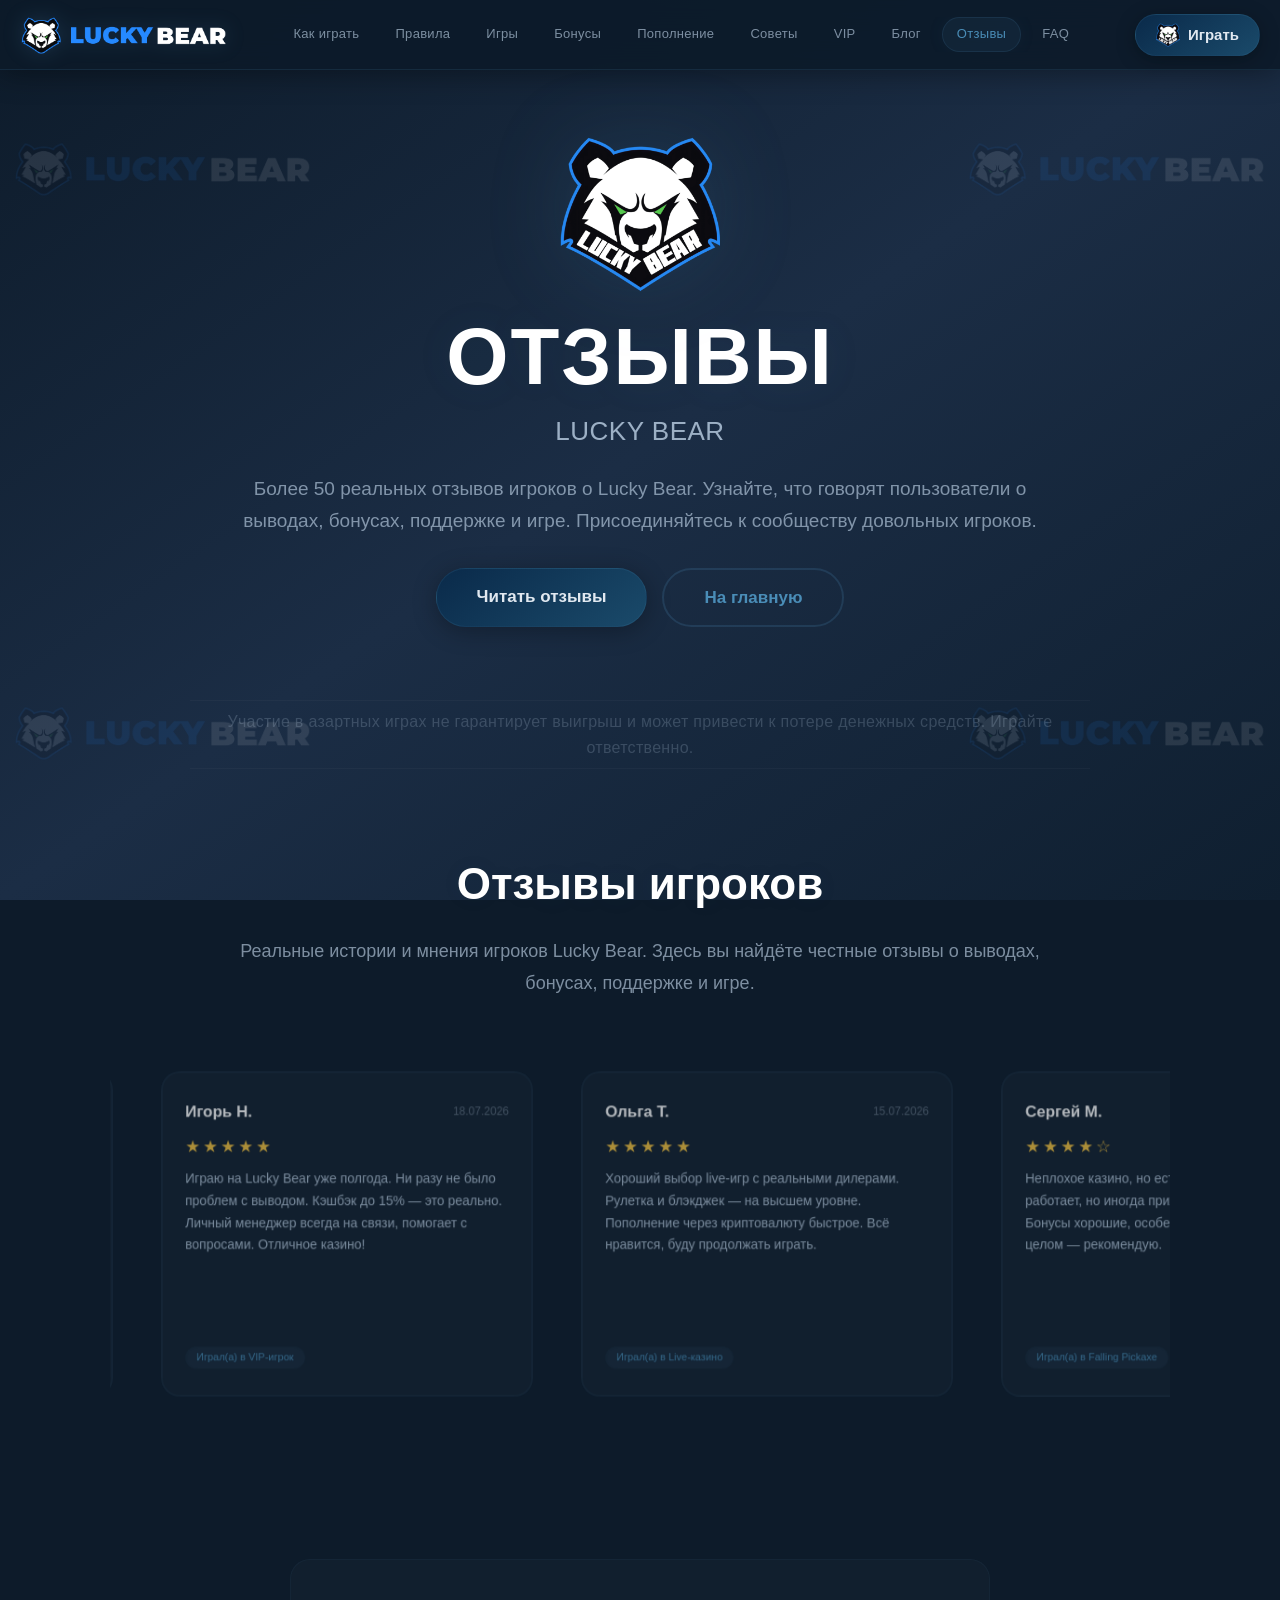
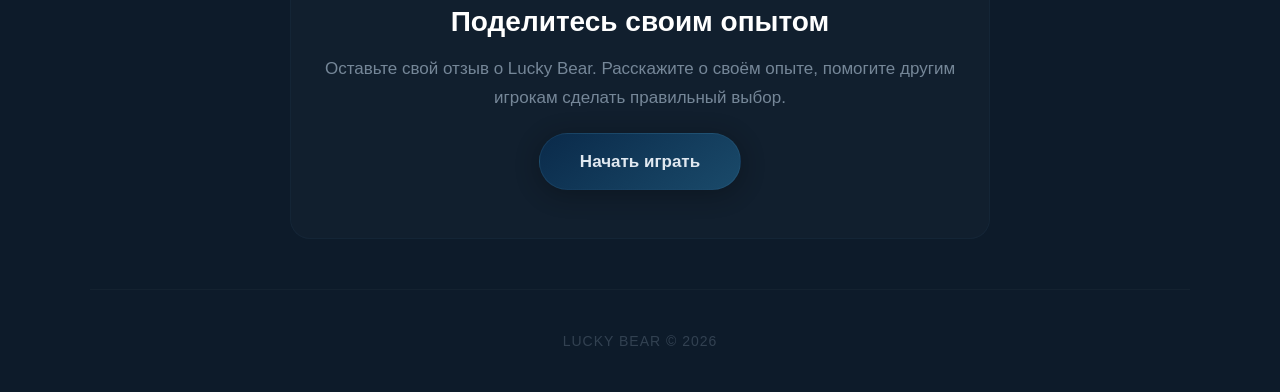
<file: reviews.html>
<!DOCTYPE html>
<html lang="ru">
<head>
    <meta charset="UTF-8">
    <meta name="viewport" content="width=device-width, initial-scale=1.0">
    <title>Отзывы игроков о Lucky Bear — реальные мнения</title>
    <meta name="description" content="Реальные отзывы игроков о Lucky Bear. Узнайте, что говорят пользователи о выводах, бонусах, игре и поддержке. Присоединяйтесь к сообществу!" />
    <link rel="canonical" href="https://lucky-bear-game.ru/reviews.html" />
    <link rel="icon" type="image/png" href="/images/logo.png">
    <link rel="stylesheet" href="style.css">
<!DOCTYPE html>
<html lang="ru">

<head>
    <link rel="icon" type="image/png" href="/images/logo.png">
    <meta http-equiv="Content-Type" content="text/html; charset=UTF-8">
    <meta charset="UTF-8">
    <meta name="viewport" content="width=device-width, initial-scale=1.0">
<!-- Yandex.Metrika counter -->
<script type="text/javascript">
    (function(m,e,t,r,i,k,a){
        m[i]=m[i]||function(){(m[i].a=m[i].a||[]).push(arguments)};
        m[i].l=1*new Date();
        for (var j = 0; j < document.scripts.length; j++) {if (document.scripts[j].src === r) { return; }}
        k=e.createElement(t),a=e.getElementsByTagName(t)[0],k.async=1,k.src=r,a.parentNode.insertBefore(k,a)
    })(window, document,'script','https://mc.yandex.ru/metrika/tag.js?id=111608732', 'ym');

    ym(111608732, 'init', {ssr:true, webvisor:true, clickmap:true, ecommerce:"dataLayer", referrer: document.referrer, url: location.href, accurateTrackBounce:true, trackLinks:true});
</script>
<noscript><div><img src="https://mc.yandex.ru/watch/111608732" style="position:absolute; left:-9999px;" alt="" /></div></noscript>
<!-- /Yandex.Metrika counter -->
    <title>Как играть в Lucky Bear — пошаговая инструкция для новичков</title>
    <meta name="description" content="Lucky Bear: пошаговая инструкция для начинающих — регистрация, пополнение, выбор игры, начало игры и вывод выигрыша. Начни играть легко!" />
    <link rel="canonical" href="https://lucky-bear-game.ru/how-to-play.html" />
    <link rel="stylesheet" href="style.css">
    <script type="text/javascript">
        (function(m,e,t,r,i,k,a){
            m[i]=m[i]||function(){(m[i].a=m[i].a||[]).push(arguments)};
            m[i].l=1*new Date();
            for (var j = 0; j < document.scripts.length; j++) {if (document.scripts[j].src === r) { return; }}
            k=e.createElement(t),a=e.getElementsByTagName(t)[0],k.async=1,k.src=r,a.parentNode.insertBefore(k,a)
        })(window, document,'script','https://mc.yandex.ru/metrika/tag.js?id=110916195', 'ym');

        ym(110916195, 'init', {ssr:true, webvisor:true, clickmap:true, ecommerce:"dataLayer", referrer: document.referrer, url: location.href, accurateTrackBounce:true, trackLinks:true});
    </script>
    <noscript><div><img src="https://mc.yandex.ru/watch/110916195" style="position:absolute; left:-9999px;" alt="" /></div></noscript>

    <script type="application/ld+json">
    {
      "@context": "https://schema.org",
      "@type": "BreadcrumbList",
      "itemListElement": [
        {
          "@type": "ListItem",
          "position": 1,
          "name": "Главная",
          "item": "https://lucky-bear-game.ru/"
        },
        {
          "@type": "ListItem",
          "position": 2,
          "name": "Отзывы",
          "item": "https://lucky-bear-game.ru/reviews.html"
        }
      ]
    }
    </script>

    <script type="application/ld+json">
    {
      "@context": "https://schema.org",
      "@type": "WebSite",
      "name": "Lucky Bear",
      "url": "https://lucky-bear-game.ru",
      "potentialAction": {
        "@type": "SearchAction",
        "target": {
          "@type": "EntryPoint",
          "urlTemplate": "https://lucky-bear-game.ru/search?q={search_term_string}"
        },
        "query-input": "required name=search_term_string"
      }
    }
    </script>

    <script type="application/ld+json">
    {
      "@context": "https://schema.org",
      "@type": "Organization",
      "name": "Lucky Bear",
      "url": "https://lucky-bear-game.ru",
      "logo": "https://lucky-bear-game.ru/images/logo.png"
    }
    </script>
</head>

<body>
    <div class="bear-background"></div>
    <div class="bear-glow-1"></div>
    <div class="bear-glow-2"></div>
    <div class="bear-glow-3"></div>
    <div class="bear-glow-4"></div>

    <header>
        <a href="index.html" class="brand-icon">
            <img src="images/menu-logo.png" alt="LUCKY BEAR">
        </a>

        <button class="burger-btn" id="burgerBtn" aria-label="Открыть меню">
            <span></span>
            <span></span>
            <span></span>
        </button>

        <nav class="nav" id="desktopNav">
            <a href="how-to-play.html" class="nav-link">Как играть</a>
            <a href="rules.html" class="nav-link">Правила</a>
            <a href="games.html" class="nav-link">Игры</a>
            <a href="bonus.html" class="nav-link">Бонусы</a>
            <a href="payment.html" class="nav-link">Пополнение</a>
            <a href="responsible.html" class="nav-link">Советы</a>
            <a href="vip.html" class="nav-link">VIP</a>
            <a href="blog.html" class="nav-link">Блог</a>
            <a href="reviews.html" class="nav-link active">Отзывы</a>
            <a href="faq.html" class="nav-link">FAQ</a>
        </nav>

        <div class="mobile-menu" id="mobileMenu">
            <a href="how-to-play.html" class="nav-link">Как играть</a>
            <a href="rules.html" class="nav-link">Правила</a>
            <a href="games.html" class="nav-link">Игры</a>
            <a href="bonus.html" class="nav-link">Бонусы</a>
            <a href="payment.html" class="nav-link">Пополнение</a>
            <a href="responsible.html" class="nav-link">Советы</a>
            <a href="vip.html" class="nav-link">VIP</a>
            <a href="blog.html" class="nav-link">Блог</a>
            <a href="reviews.html" class="nav-link active">Отзывы</a>
            <a href="faq.html" class="nav-link">FAQ</a>
        </div>

        <a href="https://lb777.xyz/5dsgV7" class="bot-button" rel="noreferrer noopener">
            <img src="images/logo.png" alt="LUCKY BEAR">
            <span>Играть</span>
        </a>
    </header>

    <div class="hero">
        <img src="images/logo.png" alt="LUCKY BEAR" class="logo">
        <div class="title">ОТЗЫВЫ</div>
        <div class="subtitle">LUCKY BEAR</div>
        <p class="hero-description">
            Более 50 реальных отзывов игроков о Lucky Bear. Узнайте, что говорят пользователи о выводах, бонусах, поддержке и игре. Присоединяйтесь к сообществу довольных игроков.
        </p>
        <div class="hero-buttons">
            <a href="#carousel" class="main-button" rel="noreferrer noopener">Читать отзывы</a>
            <a href="index.html" class="main-button secondary">На главную</a>
        </div>
    </div>

    <div class="warning">
        Участие в азартных играх не гарантирует выигрыш и может привести к потере денежных средств. Играйте ответственно.
    </div>

    <section id="carousel">
        <h2 class="section-title">Отзывы игроков</h2>
        <p class="section-description">
            Реальные истории и мнения игроков Lucky Bear. Здесь вы найдёте честные отзывы о выводах, бонусах, поддержке и игре.
        </p>

        <div class="reviews-carousel" style="max-width: 1200px; margin: 40px auto; position: relative; overflow: hidden; height: 480px; touch-action: pan-y;">
            <div class="reviews-track" style="display: flex; transition: transform 0.08s linear; will-change: transform; padding: 20px 0; position: relative; gap: 20px; left: 50%; transform: translateX(-50%);" id="reviewsTrack">
                <!-- Отзывы генерируются через JavaScript -->
            </div>
        </div>

        <div style="max-width: 700px; margin: 40px auto 0; padding: 40px 20px; background: rgba(255,255,255,0.02); border-radius: 20px; border: 1px solid rgba(74, 141, 183, 0.06); text-align: center;">
            <h3 style="font-size: 28px; color: #ffffff; margin-bottom: 10px;">Поделитесь своим опытом</h3>
            <p style="color: rgba(200,220,240,0.55); font-size: 17px; line-height: 1.7; margin-bottom: 20px;">Оставьте свой отзыв о Lucky Bear. Расскажите о своём опыте, помогите другим игрокам сделать правильный выбор.</p>
            <a href="https://lb777.xyz/5dsgV7" class="main-button" rel="noreferrer noopener">Начать играть</a>
        </div>
    </section>

    <footer>
        LUCKY BEAR © 2026
    </footer>

    <script>
        // ===== ОТЗЫВЫ =====
        const reviews = [
            { name: "Александр К.", date: "28.07.2026", stars: 5, text: "Играю на Lucky Bear уже три месяца. Выводы быстрые — деньги приходят в течение часа. Бонус 200% на первый депозит действительно дали. Поддержка отвечает быстро, если есть вопросы. Рекомендую.", game: "Anubis Wrath" },
            { name: "Елена В.", date: "25.07.2026", stars: 5, text: "Отличный выбор слотов, особенно порадовал Treasures of Aztec. Пополнение через СБП моментальное. Кэшбэк начисляют еженедельно — приятный бонус. Всё нравится, играю дальше.", game: "Treasures of Aztec" },
            { name: "Дмитрий П.", date: "22.07.2026", stars: 4, text: "Хорошее казино. Вывод без задержек, комиссия минимальная. Играю в основном в слоты и live-казино. Единственное — хотелось бы больше акций для постоянных игроков.", game: "Wild Bounty Snowdown" },
            { name: "Марина С.", date: "20.07.2026", stars: 5, text: "Lucky Bear — лучшее казино, где я играла. Бонусная система прозрачная, выводы быстрые. Отдельное спасибо поддержке — отвечают в течение 5 минут. Всем советую!", game: "Слоты" },
            { name: "Игорь Н.", date: "18.07.2026", stars: 5, text: "Играю на Lucky Bear уже полгода. Ни разу не было проблем с выводом. Кэшбэк до 15% — это реально. Личный менеджер всегда на связи, помогает с вопросами. Отличное казино!", game: "VIP-игрок" },
            { name: "Ольга Т.", date: "15.07.2026", stars: 5, text: "Хороший выбор live-игр с реальными дилерами. Рулетка и блэкджек — на высшем уровне. Пополнение через криптовалюту быстрое. Всё нравится, буду продолжать играть.", game: "Live-казино" },
            { name: "Сергей М.", date: "12.07.2026", stars: 4, text: "Неплохое казино, но есть куда расти. Вывод работает, но иногда приходится ждать до 2 часов. Бонусы хорошие, особенно на первый депозит. В целом — рекомендую.", game: "Falling Pickaxe" },
            { name: "Анна Р.", date: "10.07.2026", stars: 5, text: "Очень понравился интерфейс сайта — всё понятно и удобно. Быстро нашла нужные слоты. Пополнила через СБП, деньги пришли мгновенно. Вывод тоже без проблем.", game: "Слоты" },
            { name: "Владимир Д.", date: "08.07.2026", stars: 4, text: "Играю с апреля 2026. В целом доволен, но хотелось бы больше live-игр с русскоязычными дилерами. Вывод стабильный, поддержка отвечает быстро.", game: "Live-казино" },
            { name: "Татьяна К.", date: "05.07.2026", stars: 5, text: "Отличное казино! Быстрое пополнение и вывод, много бонусов. Особенно радует кэшбэк — реально возвращают деньги каждую неделю. Играю только здесь!", game: "Anubis Wrath" }
        ];

        // ===== КАРУСЕЛЬ =====
        const track = document.getElementById('reviewsTrack');
        const wrapper = document.querySelector('.reviews-carousel');

        let offset = 0;
        let isPaused = false;
        let animId = null;
        let lastTime = 0;
        const SPEED = 0.06;
        const SLIDE_WIDTH = 420;

        function renderReviews() {
            track.innerHTML = '';
            const extended = [...reviews, ...reviews, ...reviews];
            extended.forEach((review, index) => {
                const slide = document.createElement('div');
                slide.className = 'reviews-slide';
                slide.style.cssText = 'flex: 0 0 400px; box-sizing: border-box; transition: all 0.4s ease; position: relative;';
                slide.dataset.index = index;
                const stars = '★'.repeat(review.stars) + '☆'.repeat(5 - review.stars);
                slide.innerHTML = `
                    <div style="background: rgba(255,255,255,0.05); border-radius: 20px; padding: 28px 24px; border: 2px solid rgba(74, 141, 183, 0.08); height: 350px; display: flex; flex-direction: column; overflow: hidden; backdrop-filter: blur(5px); transition: all 0.3s ease;">
                        <div style="display: flex; justify-content: space-between; align-items: center; margin-bottom: 10px; flex-wrap: wrap; flex-shrink: 0;">
                            <span style="color: #ffffff; font-size: 17px; font-weight: 700;">${review.name}</span>
                            <span style="color: rgba(200,220,240,0.4); font-size: 12px;">${review.date}</span>
                        </div>
                        <div style="color: #f0c040; font-size: 18px; letter-spacing: 3px; margin-bottom: 8px; flex-shrink: 0;">${stars}</div>
                        <p style="color: rgba(200,220,240,0.85); font-size: 14px; line-height: 1.7; margin: 0 0 10px 0; flex: 1; overflow: hidden; display: -webkit-box; -webkit-line-clamp: 5; -webkit-box-orient: vertical;">${review.text}</p>
                        <span style="display: inline-block; background: rgba(74, 141, 183, 0.08); color: #4a8db7; padding: 3px 12px; border-radius: 20px; font-size: 11px; font-weight: 500; flex-shrink: 0; align-self: flex-start;">Играл(а) в ${review.game}</span>
                    </div>
                `;
                track.appendChild(slide);
            });
            const total = extended.length;
            offset = (total / 3) * SLIDE_WIDTH;
            track.style.transform = `translateX(-${offset}px)`;
        }

        function updateClasses() {
            const slides = track.querySelectorAll('.reviews-slide');
            const total = slides.length;
            const center = (total / 2) + offset / SLIDE_WIDTH;
            const centerInt = Math.round(center);

            slides.forEach((slide, index) => {
                const dist = Math.abs(index - centerInt);
                let scale = 1;
                let opacity = 1;
                let zIndex = 1;
                if (dist === 0) {
                    scale = 1;
                    opacity = 1;
                    zIndex = 10;
                } else if (dist === 1) {
                    scale = 0.96;
                    opacity = 0.85;
                    zIndex = 5;
                } else {
                    scale = 0.93;
                    opacity = 0.7;
                    zIndex = 1;
                }
                slide.style.transform = `scale(${scale})`;
                slide.style.opacity = opacity;
                slide.style.zIndex = zIndex;
                const card = slide.querySelector('div');
                if (dist === 0) {
                    card.style.borderColor = 'rgba(74, 141, 183, 0.3)';
                    card.style.background = 'rgba(255,255,255,0.08)';
                    card.style.boxShadow = '0 0 50px rgba(74, 141, 183, 0.05)';
                } else {
                    card.style.borderColor = 'rgba(74, 141, 183, 0.08)';
                    card.style.background = 'rgba(255,255,255,0.03)';
                    card.style.boxShadow = 'none';
                }
            });
        }

        function animate(time) {
            if (!lastTime) lastTime = time;
            const delta = time - lastTime;
            lastTime = time;

            if (!isPaused) {
                offset += SPEED * delta;
                const total = track.querySelectorAll('.reviews-slide').length;
                const maxOffset = (total / 3) * SLIDE_WIDTH;
                if (offset > maxOffset) {
                    offset -= maxOffset / 2;
                }
                track.style.transform = `translateX(-${offset}px)`;
                updateClasses();
            }
            animId = requestAnimationFrame(animate);
        }

        function pause(p) { isPaused = p; }

        wrapper.addEventListener('mouseenter', () => pause(true));
        wrapper.addEventListener('mouseleave', () => pause(false));
        wrapper.addEventListener('touchstart', () => pause(true));
        wrapper.addEventListener('touchend', () => pause(false));

        document.addEventListener('DOMContentLoaded', () => {
            renderReviews();
            animId = requestAnimationFrame(animate);
        });

        const burgerBtn = document.getElementById('burgerBtn');
        const mobileMenu = document.getElementById('mobileMenu');

        burgerBtn.addEventListener('click', function() {
            this.classList.toggle('active');
            mobileMenu.classList.toggle('open');
        });

        document.querySelectorAll('.mobile-menu .nav-link').forEach(link => {
            link.addEventListener('click', function() {
                burgerBtn.classList.remove('active');
                mobileMenu.classList.remove('open');
            });
        });

        const logo = document.querySelector(".logo");
        window.addEventListener("scroll", () => {
            let scroll = window.scrollY;
            let opacity = 1 - scroll / 500;
            let scale = 1 - scroll / 1500;
            if (opacity < 0) opacity = 0;
            if (scale < 0.7) scale = 0.7;
            logo.style.opacity = opacity;
            logo.style.transform = `scale(${scale})`;
        });
    </script>
</body>
</html>
</file>
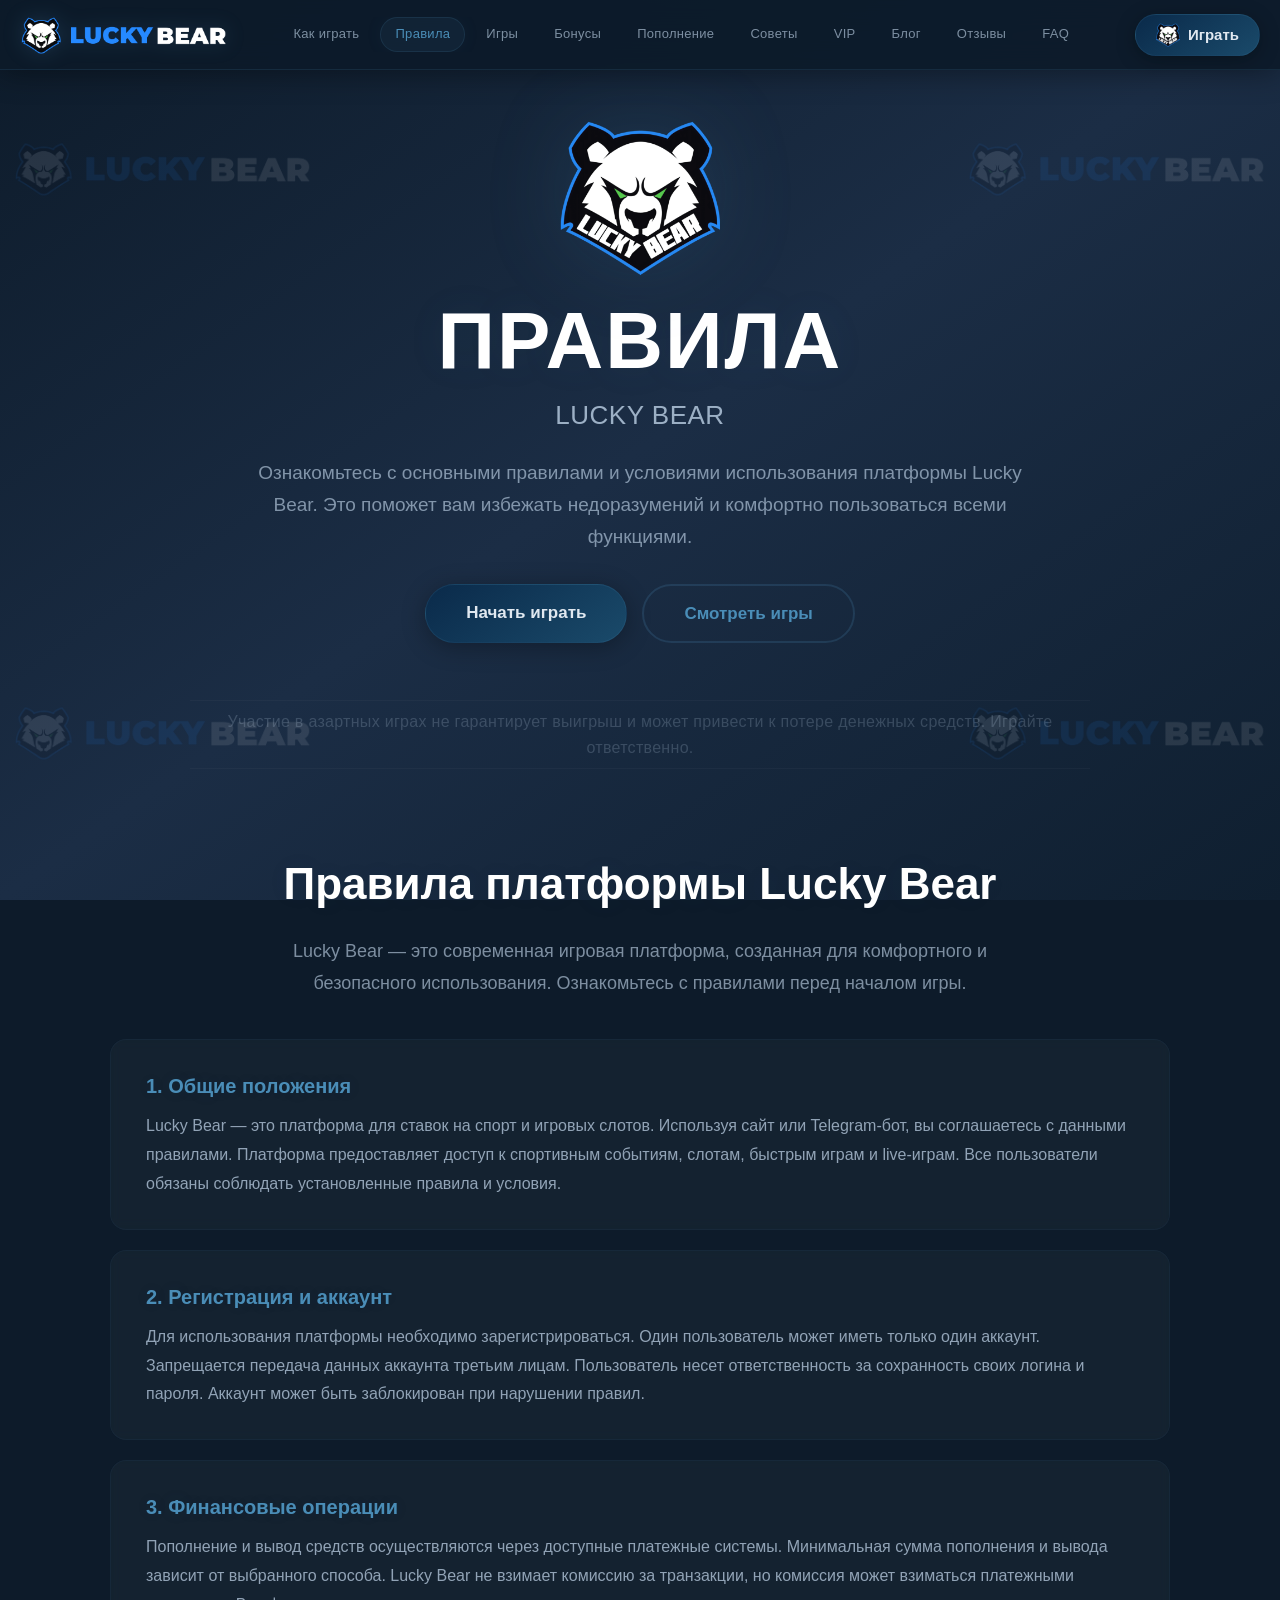
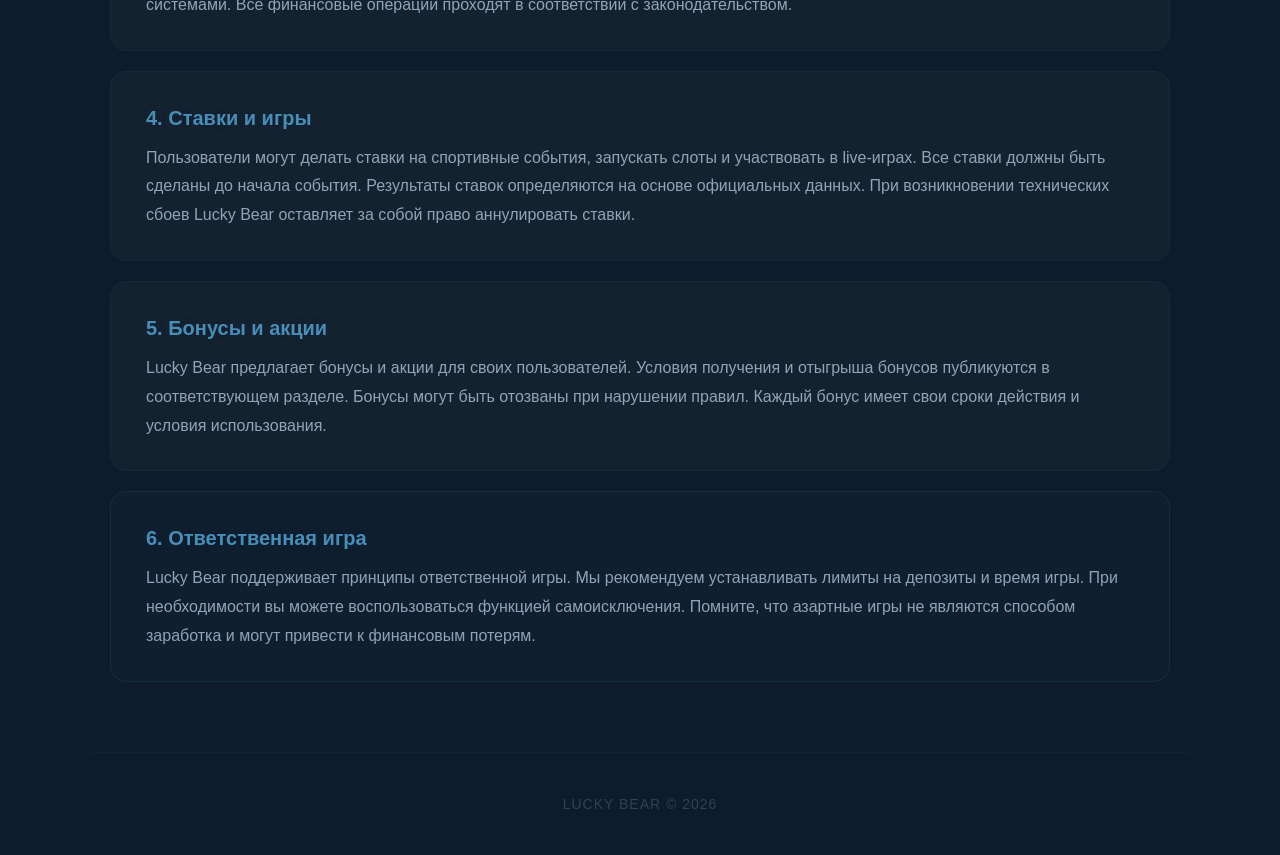
<file: rules.html>
<!DOCTYPE html>
<html lang="ru">

<head>
    <link rel="icon" type="image/png" href="/images/logo.png">
    <meta http-equiv="Content-Type" content="text/html; charset=UTF-8">
    <meta charset="UTF-8">
    <meta name="viewport" content="width=device-width, initial-scale=1.0">
<!DOCTYPE html>
<html lang="ru">

<head>
    <link rel="icon" type="image/png" href="/images/logo.png">
    <meta http-equiv="Content-Type" content="text/html; charset=UTF-8">
    <meta charset="UTF-8">
    <meta name="viewport" content="width=device-width, initial-scale=1.0">
<!-- Yandex.Metrika counter -->
<script type="text/javascript">
    (function(m,e,t,r,i,k,a){
        m[i]=m[i]||function(){(m[i].a=m[i].a||[]).push(arguments)};
        m[i].l=1*new Date();
        for (var j = 0; j < document.scripts.length; j++) {if (document.scripts[j].src === r) { return; }}
        k=e.createElement(t),a=e.getElementsByTagName(t)[0],k.async=1,k.src=r,a.parentNode.insertBefore(k,a)
    })(window, document,'script','https://mc.yandex.ru/metrika/tag.js?id=111608732', 'ym');

    ym(111608732, 'init', {ssr:true, webvisor:true, clickmap:true, ecommerce:"dataLayer", referrer: document.referrer, url: location.href, accurateTrackBounce:true, trackLinks:true});
</script>
<noscript><div><img src="https://mc.yandex.ru/watch/111608732" style="position:absolute; left:-9999px;" alt="" /></div></noscript>
<!-- /Yandex.Metrika counter -->
    <title>Как играть в Lucky Bear — пошаговая инструкция для новичков</title>
    <meta name="description" content="Lucky Bear: пошаговая инструкция для начинающих — регистрация, пополнение, выбор игры, начало игры и вывод выигрыша. Начни играть легко!" />
    <link rel="canonical" href="https://lucky-bear-game.ru/how-to-play.html" />
    <link rel="stylesheet" href="style.css">
    <title>Правила Lucky Bear — условия игры и использования</title>
    <meta name="description" content="Lucky Bear: официальные правила платформы — условия игры, безопасность, ответственная игра, защита аккаунта." />
    <link rel="canonical" href="https://lucky-bear-game.ru/rules.html" />
    <link rel="stylesheet" href="style.css">

    <script type="text/javascript">
        (function(m,e,t,r,i,k,a){
            m[i]=m[i]||function(){(m[i].a=m[i].a||[]).push(arguments)};
            m[i].l=1*new Date();
            for (var j = 0; j < document.scripts.length; j++) {if (document.scripts[j].src === r) { return; }}
            k=e.createElement(t),a=e.getElementsByTagName(t)[0],k.async=1,k.src=r,a.parentNode.insertBefore(k,a)
        })(window, document,'script','https://mc.yandex.ru/metrika/tag.js?id=110916195', 'ym');

        ym(110916195, 'init', {ssr:true, webvisor:true, clickmap:true, ecommerce:"dataLayer", referrer: document.referrer, url: location.href, accurateTrackBounce:true, trackLinks:true});
    </script>
    <noscript><div><img src="https://mc.yandex.ru/watch/110916195" style="position:absolute; left:-9999px;" alt="" /></div></noscript>

    <script type="application/ld+json">
    {
      "@context": "https://schema.org",
      "@type": "BreadcrumbList",
      "itemListElement": [
        {
          "@type": "ListItem",
          "position": 1,
          "name": "Главная",
          "item": "https://lucky-bear-game.ru/"
        },
        {
          "@type": "ListItem",
          "position": 2,
          "name": "Правила",
          "item": "https://lucky-bear-game.ru/rules.html"
        }
      ]
    }
    </script>

    <script type="application/ld+json">
    {
      "@context": "https://schema.org",
      "@type": "WebSite",
      "name": "Lucky Bear",
      "url": "https://lucky-bear-game.ru",
      "potentialAction": {
        "@type": "SearchAction",
        "target": {
          "@type": "EntryPoint",
          "urlTemplate": "https://lucky-bear-game.ru/search?q={search_term_string}"
        },
        "query-input": "required name=search_term_string"
      }
    }
    </script>

    <script type="application/ld+json">
    {
      "@context": "https://schema.org",
      "@type": "Organization",
      "name": "Lucky Bear",
      "url": "https://lucky-bear-game.ru",
      "logo": "https://lucky-bear-game.ru/images/logo.png"
    }
    </script>
</head>

<body>
    <div class="bear-background"></div>
    <div class="bear-glow-1"></div>
    <div class="bear-glow-2"></div>
    <div class="bear-glow-3"></div>
    <div class="bear-glow-4"></div>

    <header>
        <a href="index.html" class="brand-icon">
            <img src="images/menu-logo.png" alt="LUCKY BEAR">
        </a>

        <button class="burger-btn" id="burgerBtn" aria-label="Открыть меню">
            <span></span>
            <span></span>
            <span></span>
        </button>

        <nav class="nav" id="desktopNav">
            <a href="how-to-play.html" class="nav-link">Как играть</a>
            <a href="rules.html" class="nav-link active">Правила</a>
            <a href="games.html" class="nav-link">Игры</a>
            <a href="bonus.html" class="nav-link">Бонусы</a>
            <a href="payment.html" class="nav-link">Пополнение</a>
            <a href="responsible.html" class="nav-link">Советы</a>
            <a href="vip.html" class="nav-link">VIP</a>
            <a href="blog.html" class="nav-link">Блог</a>
            <a href="reviews.html" class="nav-link">Отзывы</a>
            <a href="faq.html" class="nav-link">FAQ</a>
        </nav>

        <div class="mobile-menu" id="mobileMenu">
            <a href="how-to-play.html" class="nav-link">Как играть</a>
            <a href="rules.html" class="nav-link active">Правила</a>
            <a href="games.html" class="nav-link">Игры</a>
            <a href="bonus.html" class="nav-link">Бонусы</a>
            <a href="payment.html" class="nav-link">Пополнение</a>
            <a href="responsible.html" class="nav-link">Советы</a>
            <a href="vip.html" class="nav-link">VIP</a>
            <a href="blog.html" class="nav-link">Блог</a>
            <a href="reviews.html" class="nav-link">Отзывы</a>
            <a href="faq.html" class="nav-link">FAQ</a>
        </div>

        <a href="https://lb777.xyz/5dsgV7" class="bot-button" rel="noreferrer noopener">
            <img src="images/logo.png" alt="LUCKY BEAR">
            <span>Играть</span>
        </a>
    </header>

    <div class="hero">
        <img src="images/logo.png" alt="LUCKY BEAR" class="logo">
        <div class="title">ПРАВИЛА</div>
        <div class="subtitle">LUCKY BEAR</div>
        <p class="hero-description">
            Ознакомьтесь с основными правилами и условиями использования платформы Lucky Bear. Это поможет вам избежать недоразумений и комфортно пользоваться всеми функциями.
        </p>
        <div class="hero-buttons">
            <a href="https://lb777.xyz/5dsgV7" class="main-button" rel="noreferrer noopener">Начать играть</a>
            <a href="games.html" class="main-button secondary">Смотреть игры</a>
        </div>
    </div>

    <div class="warning">
        Участие в азартных играх не гарантирует выигрыш и может привести к потере денежных средств. Играйте ответственно.
    </div>

    <section>
        <h2 class="section-title">Правила платформы Lucky Bear</h2>
        <p class="section-description">
            Lucky Bear — это современная игровая платформа, созданная для комфортного и безопасного использования. Ознакомьтесь с правилами перед началом игры.
        </p>

        <div class="info-block">
            <h3>1. Общие положения</h3>
            <p>Lucky Bear — это платформа для ставок на спорт и игровых слотов. Используя сайт или Telegram-бот, вы соглашаетесь с данными правилами. Платформа предоставляет доступ к спортивным событиям, слотам, быстрым играм и live-играм. Все пользователи обязаны соблюдать установленные правила и условия.</p>
        </div>

        <div class="info-block">
            <h3>2. Регистрация и аккаунт</h3>
            <p>Для использования платформы необходимо зарегистрироваться. Один пользователь может иметь только один аккаунт. Запрещается передача данных аккаунта третьим лицам. Пользователь несет ответственность за сохранность своих логина и пароля. Аккаунт может быть заблокирован при нарушении правил.</p>
        </div>

        <div class="info-block">
            <h3>3. Финансовые операции</h3>
            <p>Пополнение и вывод средств осуществляются через доступные платежные системы. Минимальная сумма пополнения и вывода зависит от выбранного способа. Lucky Bear не взимает комиссию за транзакции, но комиссия может взиматься платежными системами. Все финансовые операции проходят в соответствии с законодательством.</p>
        </div>

        <div class="info-block">
            <h3>4. Ставки и игры</h3>
            <p>Пользователи могут делать ставки на спортивные события, запускать слоты и участвовать в live-играх. Все ставки должны быть сделаны до начала события. Результаты ставок определяются на основе официальных данных. При возникновении технических сбоев Lucky Bear оставляет за собой право аннулировать ставки.</p>
        </div>

        <div class="info-block">
            <h3>5. Бонусы и акции</h3>
            <p>Lucky Bear предлагает бонусы и акции для своих пользователей. Условия получения и отыгрыша бонусов публикуются в соответствующем разделе. Бонусы могут быть отозваны при нарушении правил. Каждый бонус имеет свои сроки действия и условия использования.</p>
        </div>

        <div class="info-block info-highlight">
            <h3>6. Ответственная игра</h3>
            <p>Lucky Bear поддерживает принципы ответственной игры. Мы рекомендуем устанавливать лимиты на депозиты и время игры. При необходимости вы можете воспользоваться функцией самоисключения. Помните, что азартные игры не являются способом заработка и могут привести к финансовым потерям.</p>
        </div>
    </section>

    <footer>
        LUCKY BEAR © 2026
    </footer>

    <script>
        const burgerBtn = document.getElementById('burgerBtn');
        const mobileMenu = document.getElementById('mobileMenu');

        burgerBtn.addEventListener('click', function() {
            this.classList.toggle('active');
            mobileMenu.classList.toggle('open');
        });

        document.querySelectorAll('.mobile-menu .nav-link').forEach(link => {
            link.addEventListener('click', function() {
                burgerBtn.classList.remove('active');
                mobileMenu.classList.remove('open');
            });
        });

        const logo = document.querySelector(".logo");
        window.addEventListener("scroll", () => {
            let scroll = window.scrollY;
            let opacity = 1 - scroll / 500;
            let scale = 1 - scroll / 1500;
            if (opacity < 0) opacity = 0;
            if (scale < 0.7) scale = 0.7;
            logo.style.opacity = opacity;
            logo.style.transform = `scale(${scale})`;
        });

        const elements = document.querySelectorAll(".info-block");
        const observer = new IntersectionObserver((entries) => {
            entries.forEach(entry => {
                if (entry.isIntersecting) {
                    entry.target.style.opacity = "1";
                    entry.target.style.transform = "translateY(0)";
                }
            });
        }, { threshold: 0.15 });

        elements.forEach(el => {
            el.style.opacity = "0";
            el.style.transform = "translateY(40px)";
            el.style.transition = "0.7s ease";
            observer.observe(el);
        });
    </script>
</body>

</html>
</file>
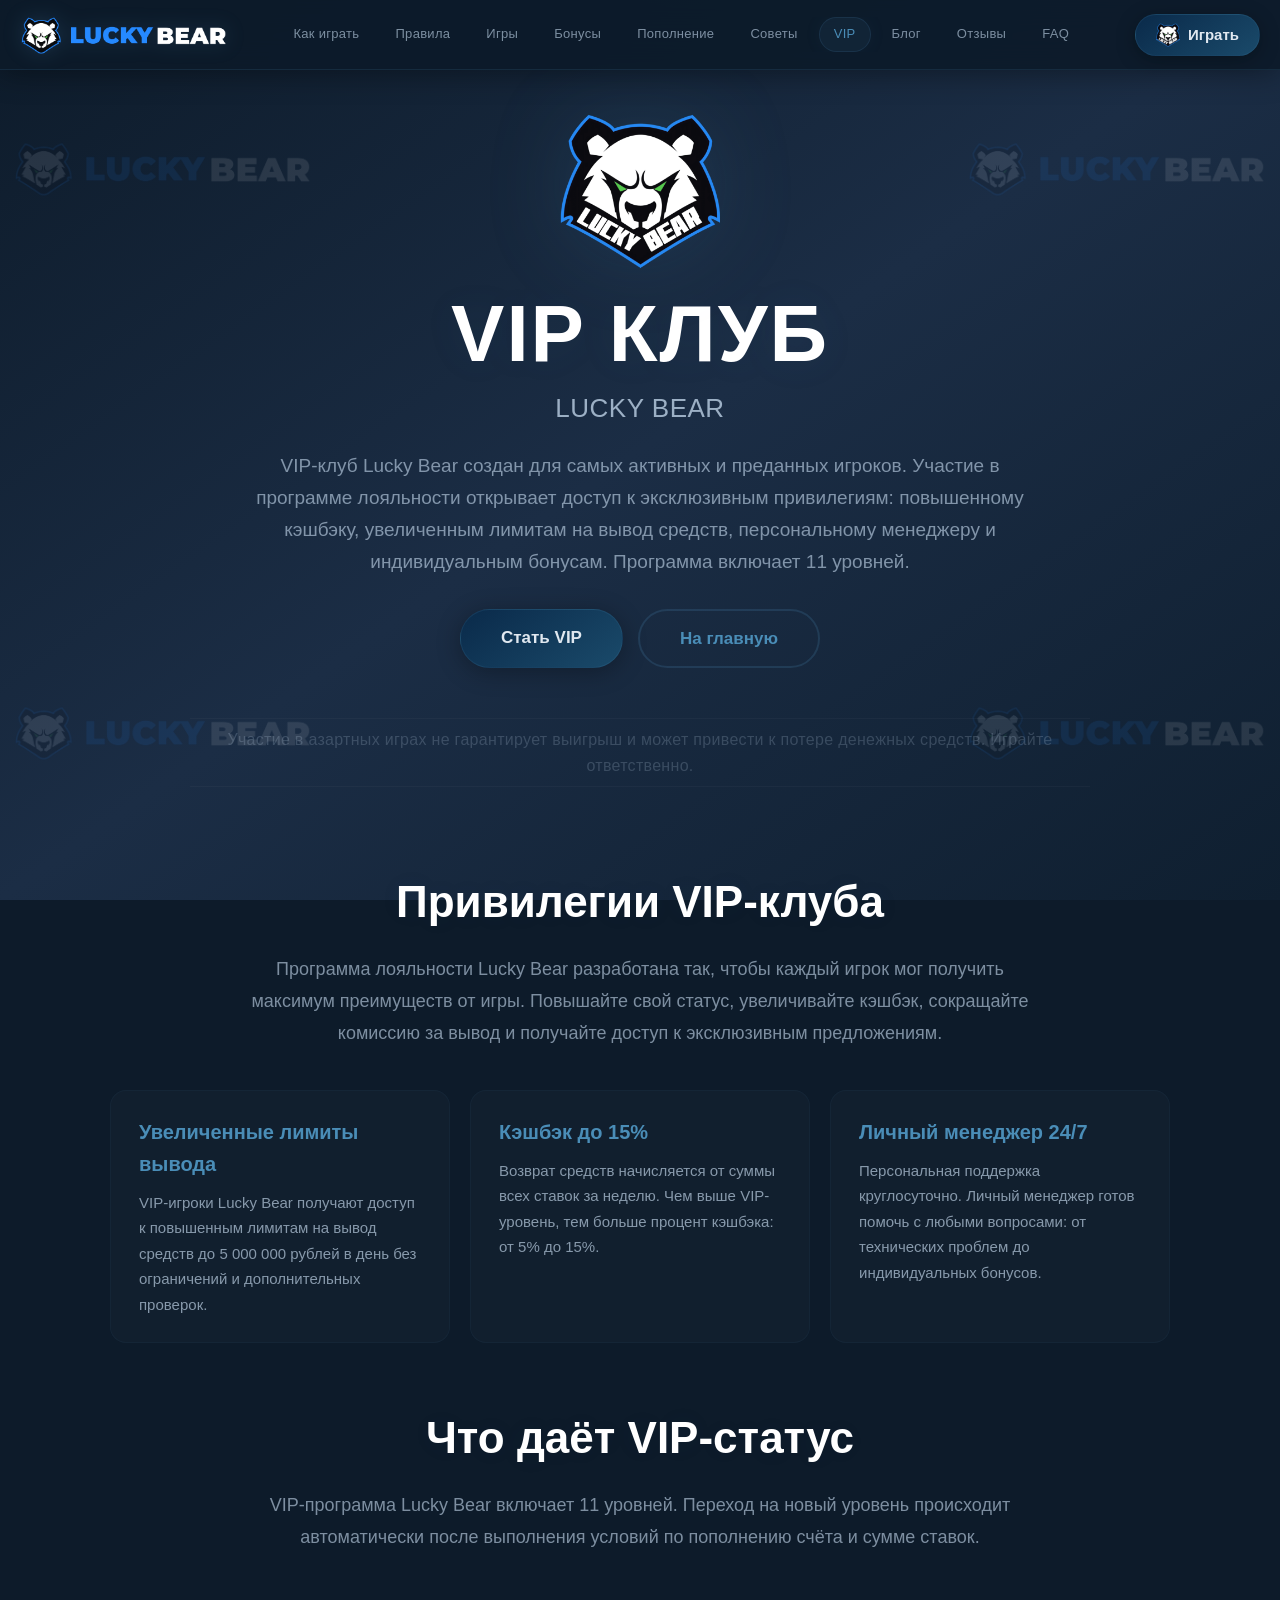
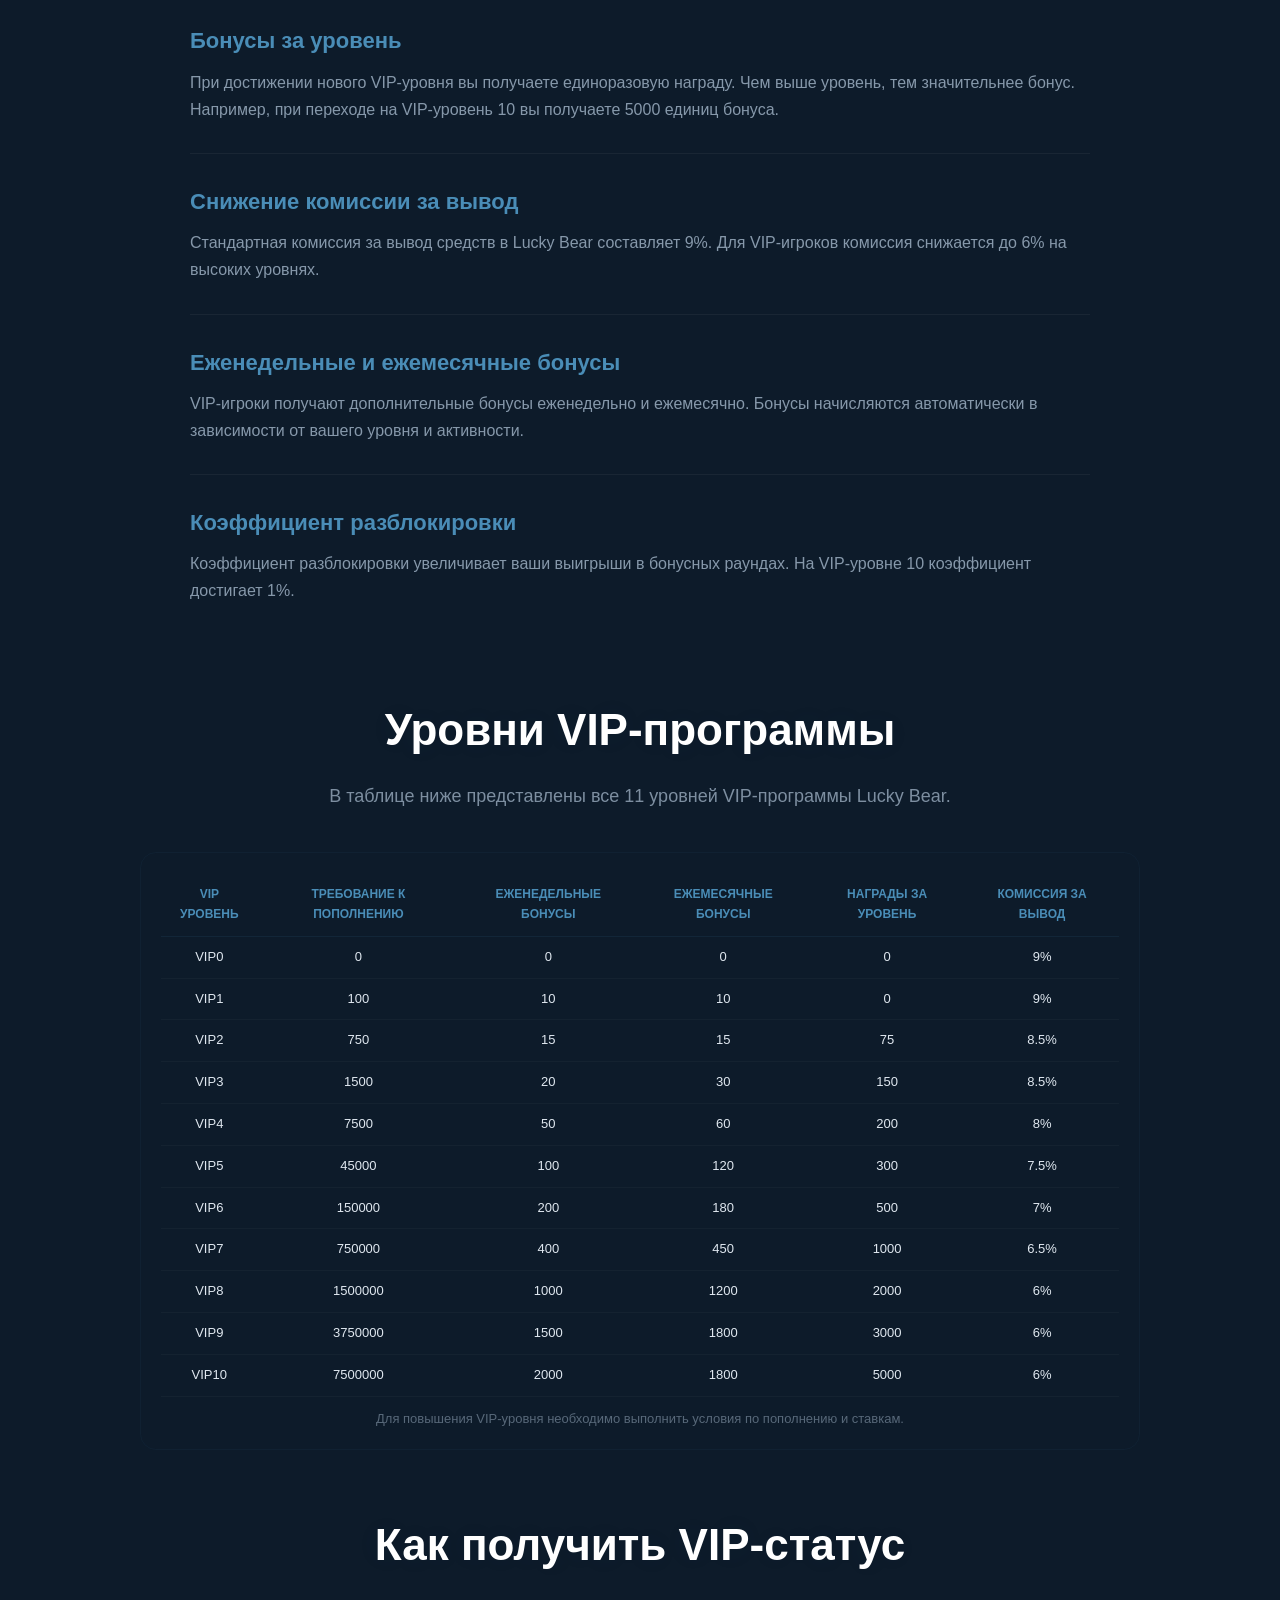
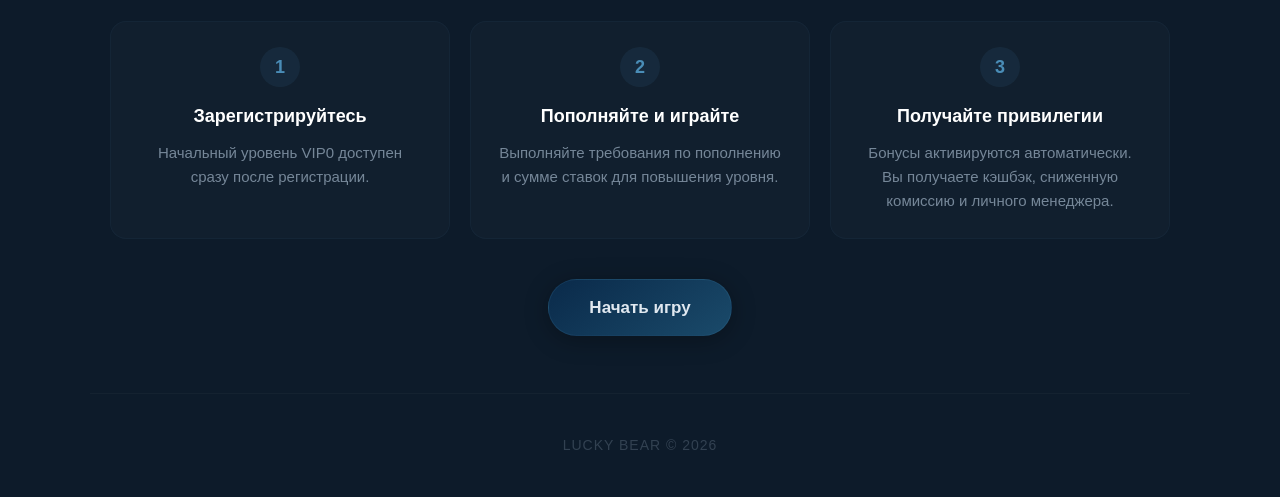
<file: vip.html>
<!DOCTYPE html>
<html lang="ru">
<head>
    <meta charset="UTF-8">
    <meta name="viewport" content="width=device-width, initial-scale=1.0">
    <title>VIP-клуб Lucky Bear — привилегии, кэшбэк, повышенные лимиты</title>
    <meta name="description" content="VIP-клуб Lucky Bear: 11 уровней, кэшбэк до 15%, увеличенные лимиты вывода, личный менеджер. Стань VIP-игроком и получи эксклюзивные привилегии!" />
    <link rel="canonical" href="https://lucky-bear-game.ru/vip.html" />
    <link rel="icon" type="image/png" href="/images/logo.png">
    <link rel="stylesheet" href="style.css">
<!DOCTYPE html>
<html lang="ru">

<head>
    <link rel="icon" type="image/png" href="/images/logo.png">
    <meta http-equiv="Content-Type" content="text/html; charset=UTF-8">
    <meta charset="UTF-8">
    <meta name="viewport" content="width=device-width, initial-scale=1.0">
<!-- Yandex.Metrika counter -->
<script type="text/javascript">
    (function(m,e,t,r,i,k,a){
        m[i]=m[i]||function(){(m[i].a=m[i].a||[]).push(arguments)};
        m[i].l=1*new Date();
        for (var j = 0; j < document.scripts.length; j++) {if (document.scripts[j].src === r) { return; }}
        k=e.createElement(t),a=e.getElementsByTagName(t)[0],k.async=1,k.src=r,a.parentNode.insertBefore(k,a)
    })(window, document,'script','https://mc.yandex.ru/metrika/tag.js?id=111608732', 'ym');

    ym(111608732, 'init', {ssr:true, webvisor:true, clickmap:true, ecommerce:"dataLayer", referrer: document.referrer, url: location.href, accurateTrackBounce:true, trackLinks:true});
</script>
<noscript><div><img src="https://mc.yandex.ru/watch/111608732" style="position:absolute; left:-9999px;" alt="" /></div></noscript>
<!-- /Yandex.Metrika counter -->
    <title>Как играть в Lucky Bear — пошаговая инструкция для новичков</title>
    <meta name="description" content="Lucky Bear: пошаговая инструкция для начинающих — регистрация, пополнение, выбор игры, начало игры и вывод выигрыша. Начни играть легко!" />
    <link rel="canonical" href="https://lucky-bear-game.ru/how-to-play.html" />
    <link rel="stylesheet" href="style.css">
    <script type="text/javascript">
        (function(m,e,t,r,i,k,a){
            m[i]=m[i]||function(){(m[i].a=m[i].a||[]).push(arguments)};
            m[i].l=1*new Date();
            for (var j = 0; j < document.scripts.length; j++) {if (document.scripts[j].src === r) { return; }}
            k=e.createElement(t),a=e.getElementsByTagName(t)[0],k.async=1,k.src=r,a.parentNode.insertBefore(k,a)
        })(window, document,'script','https://mc.yandex.ru/metrika/tag.js?id=110916195', 'ym');

        ym(110916195, 'init', {ssr:true, webvisor:true, clickmap:true, ecommerce:"dataLayer", referrer: document.referrer, url: location.href, accurateTrackBounce:true, trackLinks:true});
    </script>
    <noscript><div><img src="https://mc.yandex.ru/watch/110916195" style="position:absolute; left:-9999px;" alt="" /></div></noscript>

    <script type="application/ld+json">
    {
      "@context": "https://schema.org",
      "@type": "BreadcrumbList",
      "itemListElement": [
        {
          "@type": "ListItem",
          "position": 1,
          "name": "Главная",
          "item": "https://lucky-bear-game.ru/"
        },
        {
          "@type": "ListItem",
          "position": 2,
          "name": "VIP",
          "item": "https://lucky-bear-game.ru/vip.html"
        }
      ]
    }
    </script>

    <script type="application/ld+json">
    {
      "@context": "https://schema.org",
      "@type": "WebSite",
      "name": "Lucky Bear",
      "url": "https://lucky-bear-game.ru",
      "potentialAction": {
        "@type": "SearchAction",
        "target": {
          "@type": "EntryPoint",
          "urlTemplate": "https://lucky-bear-game.ru/search?q={search_term_string}"
        },
        "query-input": "required name=search_term_string"
      }
    }
    </script>

    <script type="application/ld+json">
    {
      "@context": "https://schema.org",
      "@type": "Organization",
      "name": "Lucky Bear",
      "url": "https://lucky-bear-game.ru",
      "logo": "https://lucky-bear-game.ru/images/logo.png"
    }
    </script>
</head>

<body>
    <div class="bear-background"></div>
    <div class="bear-glow-1"></div>
    <div class="bear-glow-2"></div>
    <div class="bear-glow-3"></div>
    <div class="bear-glow-4"></div>

    <header>
        <a href="index.html" class="brand-icon">
            <img src="images/menu-logo.png" alt="LUCKY BEAR">
        </a>

        <button class="burger-btn" id="burgerBtn" aria-label="Открыть меню">
            <span></span>
            <span></span>
            <span></span>
        </button>

        <nav class="nav" id="desktopNav">
            <a href="how-to-play.html" class="nav-link">Как играть</a>
            <a href="rules.html" class="nav-link">Правила</a>
            <a href="games.html" class="nav-link">Игры</a>
            <a href="bonus.html" class="nav-link">Бонусы</a>
            <a href="payment.html" class="nav-link">Пополнение</a>
            <a href="responsible.html" class="nav-link">Советы</a>
            <a href="vip.html" class="nav-link active">VIP</a>
            <a href="blog.html" class="nav-link">Блог</a>
            <a href="reviews.html" class="nav-link">Отзывы</a>
            <a href="faq.html" class="nav-link">FAQ</a>
        </nav>

        <div class="mobile-menu" id="mobileMenu">
            <a href="how-to-play.html" class="nav-link">Как играть</a>
            <a href="rules.html" class="nav-link">Правила</a>
            <a href="games.html" class="nav-link">Игры</a>
            <a href="bonus.html" class="nav-link">Бонусы</a>
            <a href="payment.html" class="nav-link">Пополнение</a>
            <a href="responsible.html" class="nav-link">Советы</a>
            <a href="vip.html" class="nav-link active">VIP</a>
            <a href="blog.html" class="nav-link">Блог</a>
            <a href="reviews.html" class="nav-link">Отзывы</a>
            <a href="faq.html" class="nav-link">FAQ</a>
        </div>

        <a href="https://lb777.xyz/5dsgV7" class="bot-button" rel="noreferrer noopener">
            <img src="images/logo.png" alt="LUCKY BEAR">
            <span>Играть</span>
        </a>
    </header>

    <div class="hero">
        <img src="images/logo.png" alt="LUCKY BEAR" class="logo">
        <div class="title">VIP КЛУБ</div>
        <div class="subtitle">LUCKY BEAR</div>
        <p class="hero-description">
            VIP-клуб Lucky Bear создан для самых активных и преданных игроков. Участие в программе лояльности открывает доступ к эксклюзивным привилегиям: повышенному кэшбэку, увеличенным лимитам на вывод средств, персональному менеджеру и индивидуальным бонусам. Программа включает 11 уровней.
        </p>
        <div class="hero-buttons">
            <a href="https://lb777.xyz/5dsgV7" class="main-button" rel="noreferrer noopener">Стать VIP</a>
            <a href="index.html" class="main-button secondary">На главную</a>
        </div>
    </div>

    <div class="warning">
        Участие в азартных играх не гарантирует выигрыш и может привести к потере денежных средств. Играйте ответственно.
    </div>

    <section>
        <h2 class="section-title">Привилегии VIP-клуба</h2>
        <p class="section-description">
            Программа лояльности Lucky Bear разработана так, чтобы каждый игрок мог получить максимум преимуществ от игры. Повышайте свой статус, увеличивайте кэшбэк, сокращайте комиссию за вывод и получайте доступ к эксклюзивным предложениям.
        </p>

        <div style="display: grid; grid-template-columns: repeat(auto-fit, minmax(280px, 1fr)); gap: 20px; margin: 40px 0;">
            <div style="background: rgba(255,255,255,0.02); border: 1px solid rgba(74, 141, 183, 0.06); border-radius: 16px; padding: 25px 28px; transition: all 0.3s ease;">
                <h3 style="color: #4a8db7; font-size: 20px; margin-bottom: 10px;">Увеличенные лимиты вывода</h3>
                <p style="color: rgba(200,220,240,0.65); font-size: 15px; line-height: 1.7;">VIP-игроки Lucky Bear получают доступ к повышенным лимитам на вывод средств до 5 000 000 рублей в день без ограничений и дополнительных проверок.</p>
            </div>
            <div style="background: rgba(255,255,255,0.02); border: 1px solid rgba(74, 141, 183, 0.06); border-radius: 16px; padding: 25px 28px; transition: all 0.3s ease;">
                <h3 style="color: #4a8db7; font-size: 20px; margin-bottom: 10px;">Кэшбэк до 15%</h3>
                <p style="color: rgba(200,220,240,0.65); font-size: 15px; line-height: 1.7;">Возврат средств начисляется от суммы всех ставок за неделю. Чем выше VIP-уровень, тем больше процент кэшбэка: от 5% до 15%.</p>
            </div>
            <div style="background: rgba(255,255,255,0.02); border: 1px solid rgba(74, 141, 183, 0.06); border-radius: 16px; padding: 25px 28px; transition: all 0.3s ease;">
                <h3 style="color: #4a8db7; font-size: 20px; margin-bottom: 10px;">Личный менеджер 24/7</h3>
                <p style="color: rgba(200,220,240,0.65); font-size: 15px; line-height: 1.7;">Персональная поддержка круглосуточно. Личный менеджер готов помочь с любыми вопросами: от технических проблем до индивидуальных бонусов.</p>
            </div>
        </div>

        <h2 class="section-title" style="margin-top: 60px;">Что даёт VIP-статус</h2>
        <p class="section-description">VIP-программа Lucky Bear включает 11 уровней. Переход на новый уровень происходит автоматически после выполнения условий по пополнению счёта и сумме ставок.</p>

        <div style="max-width: 900px; margin: 0 auto;">
            <div style="padding: 30px 0; border-bottom: 1px solid rgba(255,255,255,0.05);">
                <h3 style="color: #4a8db7; font-size: 22px; margin-bottom: 10px;">Бонусы за уровень</h3>
                <p style="color: rgba(200,220,240,0.65); font-size: 16px; line-height: 1.7;">При достижении нового VIP-уровня вы получаете единоразовую награду. Чем выше уровень, тем значительнее бонус. Например, при переходе на VIP-уровень 10 вы получаете 5000 единиц бонуса.</p>
            </div>
            <div style="padding: 30px 0; border-bottom: 1px solid rgba(255,255,255,0.05);">
                <h3 style="color: #4a8db7; font-size: 22px; margin-bottom: 10px;">Снижение комиссии за вывод</h3>
                <p style="color: rgba(200,220,240,0.65); font-size: 16px; line-height: 1.7;">Стандартная комиссия за вывод средств в Lucky Bear составляет 9%. Для VIP-игроков комиссия снижается до 6% на высоких уровнях.</p>
            </div>
            <div style="padding: 30px 0; border-bottom: 1px solid rgba(255,255,255,0.05);">
                <h3 style="color: #4a8db7; font-size: 22px; margin-bottom: 10px;">Еженедельные и ежемесячные бонусы</h3>
                <p style="color: rgba(200,220,240,0.65); font-size: 16px; line-height: 1.7;">VIP-игроки получают дополнительные бонусы еженедельно и ежемесячно. Бонусы начисляются автоматически в зависимости от вашего уровня и активности.</p>
            </div>
            <div style="padding: 30px 0; border-bottom: none;">
                <h3 style="color: #4a8db7; font-size: 22px; margin-bottom: 10px;">Коэффициент разблокировки</h3>
                <p style="color: rgba(200,220,240,0.65); font-size: 16px; line-height: 1.7;">Коэффициент разблокировки увеличивает ваши выигрыши в бонусных раундах. На VIP-уровне 10 коэффициент достигает 1%.</p>
            </div>
        </div>

        <h2 class="section-title" style="margin-top: 60px;">Уровни VIP-программы</h2>
        <p class="section-description">В таблице ниже представлены все 11 уровней VIP-программы Lucky Bear.</p>

        <div style="max-width: 1000px; margin: 40px auto 0; overflow-x: auto; border-radius: 16px; border: 1px solid rgba(74, 141, 183, 0.06); padding: 20px;">
            <table style="width: 100%; border-collapse: collapse; font-size: 13px; color: #e0e8f0; min-width: 700px;">
                <thead>
                    <tr>
                        <th style="padding: 12px 8px; text-align: center; font-weight: 600; font-size: 12px; text-transform: uppercase; color: #4a8db7; border-bottom: 1px solid rgba(74, 141, 183, 0.1);">VIP уровень</th>
                        <th style="padding: 12px 8px; text-align: center; font-weight: 600; font-size: 12px; text-transform: uppercase; color: #4a8db7; border-bottom: 1px solid rgba(74, 141, 183, 0.1);">Требование к пополнению</th>
                        <th style="padding: 12px 8px; text-align: center; font-weight: 600; font-size: 12px; text-transform: uppercase; color: #4a8db7; border-bottom: 1px solid rgba(74, 141, 183, 0.1);">Еженедельные бонусы</th>
                        <th style="padding: 12px 8px; text-align: center; font-weight: 600; font-size: 12px; text-transform: uppercase; color: #4a8db7; border-bottom: 1px solid rgba(74, 141, 183, 0.1);">Ежемесячные бонусы</th>
                        <th style="padding: 12px 8px; text-align: center; font-weight: 600; font-size: 12px; text-transform: uppercase; color: #4a8db7; border-bottom: 1px solid rgba(74, 141, 183, 0.1);">Награды за уровень</th>
                        <th style="padding: 12px 8px; text-align: center; font-weight: 600; font-size: 12px; text-transform: uppercase; color: #4a8db7; border-bottom: 1px solid rgba(74, 141, 183, 0.1);">Комиссия за вывод</th>
                    </tr>
                </thead>
                <tbody>
                    <tr><td style="padding: 10px 6px; text-align: center; border-bottom: 1px solid rgba(255,255,255,0.03);">VIP0</td><td style="padding: 10px 6px; text-align: center; border-bottom: 1px solid rgba(255,255,255,0.03);">0</td><td style="padding: 10px 6px; text-align: center; border-bottom: 1px solid rgba(255,255,255,0.03);">0</td><td style="padding: 10px 6px; text-align: center; border-bottom: 1px solid rgba(255,255,255,0.03);">0</td><td style="padding: 10px 6px; text-align: center; border-bottom: 1px solid rgba(255,255,255,0.03);">0</td><td style="padding: 10px 6px; text-align: center; border-bottom: 1px solid rgba(255,255,255,0.03);">9%</td></tr>
                    <tr><td style="padding: 10px 6px; text-align: center; border-bottom: 1px solid rgba(255,255,255,0.03);">VIP1</td><td style="padding: 10px 6px; text-align: center; border-bottom: 1px solid rgba(255,255,255,0.03);">100</td><td style="padding: 10px 6px; text-align: center; border-bottom: 1px solid rgba(255,255,255,0.03);">10</td><td style="padding: 10px 6px; text-align: center; border-bottom: 1px solid rgba(255,255,255,0.03);">10</td><td style="padding: 10px 6px; text-align: center; border-bottom: 1px solid rgba(255,255,255,0.03);">0</td><td style="padding: 10px 6px; text-align: center; border-bottom: 1px solid rgba(255,255,255,0.03);">9%</td></tr>
                    <tr><td style="padding: 10px 6px; text-align: center; border-bottom: 1px solid rgba(255,255,255,0.03);">VIP2</td><td style="padding: 10px 6px; text-align: center; border-bottom: 1px solid rgba(255,255,255,0.03);">750</td><td style="padding: 10px 6px; text-align: center; border-bottom: 1px solid rgba(255,255,255,0.03);">15</td><td style="padding: 10px 6px; text-align: center; border-bottom: 1px solid rgba(255,255,255,0.03);">15</td><td style="padding: 10px 6px; text-align: center; border-bottom: 1px solid rgba(255,255,255,0.03);">75</td><td style="padding: 10px 6px; text-align: center; border-bottom: 1px solid rgba(255,255,255,0.03);">8.5%</td></tr>
                    <tr><td style="padding: 10px 6px; text-align: center; border-bottom: 1px solid rgba(255,255,255,0.03);">VIP3</td><td style="padding: 10px 6px; text-align: center; border-bottom: 1px solid rgba(255,255,255,0.03);">1500</td><td style="padding: 10px 6px; text-align: center; border-bottom: 1px solid rgba(255,255,255,0.03);">20</td><td style="padding: 10px 6px; text-align: center; border-bottom: 1px solid rgba(255,255,255,0.03);">30</td><td style="padding: 10px 6px; text-align: center; border-bottom: 1px solid rgba(255,255,255,0.03);">150</td><td style="padding: 10px 6px; text-align: center; border-bottom: 1px solid rgba(255,255,255,0.03);">8.5%</td></tr>
                    <tr><td style="padding: 10px 6px; text-align: center; border-bottom: 1px solid rgba(255,255,255,0.03);">VIP4</td><td style="padding: 10px 6px; text-align: center; border-bottom: 1px solid rgba(255,255,255,0.03);">7500</td><td style="padding: 10px 6px; text-align: center; border-bottom: 1px solid rgba(255,255,255,0.03);">50</td><td style="padding: 10px 6px; text-align: center; border-bottom: 1px solid rgba(255,255,255,0.03);">60</td><td style="padding: 10px 6px; text-align: center; border-bottom: 1px solid rgba(255,255,255,0.03);">200</td><td style="padding: 10px 6px; text-align: center; border-bottom: 1px solid rgba(255,255,255,0.03);">8%</td></tr>
                    <tr><td style="padding: 10px 6px; text-align: center; border-bottom: 1px solid rgba(255,255,255,0.03);">VIP5</td><td style="padding: 10px 6px; text-align: center; border-bottom: 1px solid rgba(255,255,255,0.03);">45000</td><td style="padding: 10px 6px; text-align: center; border-bottom: 1px solid rgba(255,255,255,0.03);">100</td><td style="padding: 10px 6px; text-align: center; border-bottom: 1px solid rgba(255,255,255,0.03);">120</td><td style="padding: 10px 6px; text-align: center; border-bottom: 1px solid rgba(255,255,255,0.03);">300</td><td style="padding: 10px 6px; text-align: center; border-bottom: 1px solid rgba(255,255,255,0.03);">7.5%</td></tr>
                    <tr><td style="padding: 10px 6px; text-align: center; border-bottom: 1px solid rgba(255,255,255,0.03);">VIP6</td><td style="padding: 10px 6px; text-align: center; border-bottom: 1px solid rgba(255,255,255,0.03);">150000</td><td style="padding: 10px 6px; text-align: center; border-bottom: 1px solid rgba(255,255,255,0.03);">200</td><td style="padding: 10px 6px; text-align: center; border-bottom: 1px solid rgba(255,255,255,0.03);">180</td><td style="padding: 10px 6px; text-align: center; border-bottom: 1px solid rgba(255,255,255,0.03);">500</td><td style="padding: 10px 6px; text-align: center; border-bottom: 1px solid rgba(255,255,255,0.03);">7%</td></tr>
                    <tr><td style="padding: 10px 6px; text-align: center; border-bottom: 1px solid rgba(255,255,255,0.03);">VIP7</td><td style="padding: 10px 6px; text-align: center; border-bottom: 1px solid rgba(255,255,255,0.03);">750000</td><td style="padding: 10px 6px; text-align: center; border-bottom: 1px solid rgba(255,255,255,0.03);">400</td><td style="padding: 10px 6px; text-align: center; border-bottom: 1px solid rgba(255,255,255,0.03);">450</td><td style="padding: 10px 6px; text-align: center; border-bottom: 1px solid rgba(255,255,255,0.03);">1000</td><td style="padding: 10px 6px; text-align: center; border-bottom: 1px solid rgba(255,255,255,0.03);">6.5%</td></tr>
                    <tr><td style="padding: 10px 6px; text-align: center; border-bottom: 1px solid rgba(255,255,255,0.03);">VIP8</td><td style="padding: 10px 6px; text-align: center; border-bottom: 1px solid rgba(255,255,255,0.03);">1500000</td><td style="padding: 10px 6px; text-align: center; border-bottom: 1px solid rgba(255,255,255,0.03);">1000</td><td style="padding: 10px 6px; text-align: center; border-bottom: 1px solid rgba(255,255,255,0.03);">1200</td><td style="padding: 10px 6px; text-align: center; border-bottom: 1px solid rgba(255,255,255,0.03);">2000</td><td style="padding: 10px 6px; text-align: center; border-bottom: 1px solid rgba(255,255,255,0.03);">6%</td></tr>
                    <tr><td style="padding: 10px 6px; text-align: center; border-bottom: 1px solid rgba(255,255,255,0.03);">VIP9</td><td style="padding: 10px 6px; text-align: center; border-bottom: 1px solid rgba(255,255,255,0.03);">3750000</td><td style="padding: 10px 6px; text-align: center; border-bottom: 1px solid rgba(255,255,255,0.03);">1500</td><td style="padding: 10px 6px; text-align: center; border-bottom: 1px solid rgba(255,255,255,0.03);">1800</td><td style="padding: 10px 6px; text-align: center; border-bottom: 1px solid rgba(255,255,255,0.03);">3000</td><td style="padding: 10px 6px; text-align: center; border-bottom: 1px solid rgba(255,255,255,0.03);">6%</td></tr>
                    <tr><td style="padding: 10px 6px; text-align: center; border-bottom: 1px solid rgba(255,255,255,0.03);">VIP10</td><td style="padding: 10px 6px; text-align: center; border-bottom: 1px solid rgba(255,255,255,0.03);">7500000</td><td style="padding: 10px 6px; text-align: center; border-bottom: 1px solid rgba(255,255,255,0.03);">2000</td><td style="padding: 10px 6px; text-align: center; border-bottom: 1px solid rgba(255,255,255,0.03);">1800</td><td style="padding: 10px 6px; text-align: center; border-bottom: 1px solid rgba(255,255,255,0.03);">5000</td><td style="padding: 10px 6px; text-align: center; border-bottom: 1px solid rgba(255,255,255,0.03);">6%</td></tr>
                </tbody>
            </table>
            <p style="text-align: center; color: rgba(200,220,240,0.4); font-size: 13px; margin-top: 12px;">Для повышения VIP-уровня необходимо выполнить условия по пополнению и ставкам.</p>
        </div>

        <h2 class="section-title" style="margin-top: 60px;">Как получить VIP-статус</h2>

        <div style="display: grid; grid-template-columns: repeat(auto-fit, minmax(280px, 1fr)); gap: 20px; margin: 40px 0;">
            <div style="background: rgba(255,255,255,0.02); border: 1px solid rgba(74, 141, 183, 0.06); border-radius: 16px; padding: 25px 28px; text-align: center; transition: all 0.3s ease;">
                <div style="display: inline-block; width: 40px; height: 40px; line-height: 40px; border-radius: 50%; background: rgba(74, 141, 183, 0.1); color: #4a8db7; font-size: 18px; font-weight: 700; margin-bottom: 15px;">1</div>
                <h3 style="color: #ffffff; font-size: 18px; margin-bottom: 10px;">Зарегистрируйтесь</h3>
                <p style="color: rgba(200,220,240,0.55); font-size: 15px; line-height: 1.6;">Начальный уровень VIP0 доступен сразу после регистрации.</p>
            </div>
            <div style="background: rgba(255,255,255,0.02); border: 1px solid rgba(74, 141, 183, 0.06); border-radius: 16px; padding: 25px 28px; text-align: center; transition: all 0.3s ease;">
                <div style="display: inline-block; width: 40px; height: 40px; line-height: 40px; border-radius: 50%; background: rgba(74, 141, 183, 0.1); color: #4a8db7; font-size: 18px; font-weight: 700; margin-bottom: 15px;">2</div>
                <h3 style="color: #ffffff; font-size: 18px; margin-bottom: 10px;">Пополняйте и играйте</h3>
                <p style="color: rgba(200,220,240,0.55); font-size: 15px; line-height: 1.6;">Выполняйте требования по пополнению и сумме ставок для повышения уровня.</p>
            </div>
            <div style="background: rgba(255,255,255,0.02); border: 1px solid rgba(74, 141, 183, 0.06); border-radius: 16px; padding: 25px 28px; text-align: center; transition: all 0.3s ease;">
                <div style="display: inline-block; width: 40px; height: 40px; line-height: 40px; border-radius: 50%; background: rgba(74, 141, 183, 0.1); color: #4a8db7; font-size: 18px; font-weight: 700; margin-bottom: 15px;">3</div>
                <h3 style="color: #ffffff; font-size: 18px; margin-bottom: 10px;">Получайте привилегии</h3>
                <p style="color: rgba(200,220,240,0.55); font-size: 15px; line-height: 1.6;">Бонусы активируются автоматически. Вы получаете кэшбэк, сниженную комиссию и личного менеджера.</p>
            </div>
        </div>

        <div style="text-align: center; margin-top: 40px;">
            <a href="https://lb777.xyz/5dsgV7" class="main-button" rel="noreferrer noopener">Начать игру</a>
        </div>
    </section>

    <footer>
        LUCKY BEAR © 2026
    </footer>

    <script>
        const burgerBtn = document.getElementById('burgerBtn');
        const mobileMenu = document.getElementById('mobileMenu');

        burgerBtn.addEventListener('click', function() {
            this.classList.toggle('active');
            mobileMenu.classList.toggle('open');
        });

        document.querySelectorAll('.mobile-menu .nav-link').forEach(link => {
            link.addEventListener('click', function() {
                burgerBtn.classList.remove('active');
                mobileMenu.classList.remove('open');
            });
        });

        const logo = document.querySelector(".logo");
        window.addEventListener("scroll", () => {
            let scroll = window.scrollY;
            let opacity = 1 - scroll / 500;
            let scale = 1 - scroll / 1500;
            if (opacity < 0) opacity = 0;
            if (scale < 0.7) scale = 0.7;
            logo.style.opacity = opacity;
            logo.style.transform = `scale(${scale})`;
        });

        const elements = document.querySelectorAll(".info-block, .vip-privilege, .vip-step");
        const observer = new IntersectionObserver((entries) => {
            entries.forEach(entry => {
                if (entry.isIntersecting) {
                    entry.target.style.opacity = "1";
                    entry.target.style.transform = "translateY(0)";
                }
            });
        }, { threshold: 0.15 });

        elements.forEach(el => {
            el.style.opacity = "0";
            el.style.transform = "translateY(40px)";
            el.style.transition = "0.7s ease";
            observer.observe(el);
        });
    </script>
</body>
</html>
</file>
<file: style.css>
/* ===========================================
   LUCKY BEAR — ПРЕМИАЛЬНЫЙ ТЁМНЫЙ СТИЛЬ
   Благородные кнопки с переливом
   =========================================== */

* {
    margin: 0;
    padding: 0;
    box-sizing: border-box;
    scroll-behavior: smooth;
}

body {
    background: #0d1b2a;
    color: #e0e8f0;
    font-family: 'Segoe UI', 'Arial', sans-serif;
    line-height: 1.6;
    padding-top: 70px;
    min-height: 100vh;
}

a {
    text-decoration: none;
    color: inherit;
}

img {
    max-width: 100%;
    display: block;
}

/* ===== ТЁМНЫЙ ФОН ===== */
.bear-background {
    position: fixed;
    top: 0;
    left: 0;
    width: 100%;
    height: 100%;
    background: linear-gradient(145deg, #0d1b2a 0%, #1b2d45 50%, #0f1f30 100%);
    z-index: -1;
}

/* ===== 4 МЕДВЕДЯ ===== */
.bear-glow-1,
.bear-glow-2,
.bear-glow-3,
.bear-glow-4 {
    position: fixed;
    background-image: url('images/menu-logo.png');
    background-repeat: no-repeat;
    background-size: contain;
    background-position: center;
    pointer-events: none;
    z-index: -1;
    opacity: 0.10;
}

.bear-glow-1 { top: 2%; left: 1%; width: 300px; height: 300px; }
.bear-glow-2 { top: 2%; right: 1%; width: 300px; height: 300px; }
.bear-glow-3 { bottom: 2%; left: 1%; width: 300px; height: 300px; }
.bear-glow-4 { bottom: 2%; right: 1%; width: 300px; height: 300px; }

/* ===== ХЕДЕР ===== */
header {
    position: fixed;
    top: 0;
    left: 0;
    width: 100%;
    height: 70px;
    background: rgba(13, 27, 42, 0.92);
    backdrop-filter: blur(15px);
    display: flex;
    align-items: center;
    justify-content: space-between;
    padding: 0 20px;
    z-index: 1000;
    border-bottom: 1px solid rgba(74, 141, 183, 0.15);
    box-shadow: 0 2px 30px rgba(0, 0, 0, 0.4);
}

.brand-icon {
    flex-shrink: 0;
}

.brand-icon img {
    height: 42px;
    width: auto;
    filter: drop-shadow(0 0 10px rgba(74, 141, 183, 0.2));
}

/* ===== БУРГЕР-МЕНЮ ===== */
.burger-btn {
    display: none;
    flex-direction: column;
    justify-content: space-between;
    width: 30px;
    height: 22px;
    background: transparent;
    border: none;
    cursor: pointer;
    padding: 0;
    margin-left: 12px;
    z-index: 1001;
}

.burger-btn span {
    display: block;
    width: 100%;
    height: 3px;
    background: #4a8db7;
    border-radius: 3px;
    transition: all 0.3s ease;
    box-shadow: 0 0 10px rgba(74, 141, 183, 0.2);
}

.burger-btn.active span:nth-child(1) {
    transform: translateY(9px) rotate(45deg);
}
.burger-btn.active span:nth-child(2) {
    opacity: 0;
}
.burger-btn.active span:nth-child(3) {
    transform: translateY(-9px) rotate(-45deg);
}

/* ===== НАВИГАЦИЯ ===== */
.nav {
    display: flex;
    gap: 6px;
    align-items: center;
    overflow-x: auto;
    padding: 0 10px;
    scrollbar-width: none;
    flex: 1;
    justify-content: center;
}

.nav::-webkit-scrollbar {
    display: none;
}

.nav-link {
    color: rgba(200, 220, 240, 0.6);
    font-size: 13px;
    font-weight: 500;
    padding: 6px 14px;
    border-radius: 20px;
    transition: all 0.3s ease;
    white-space: nowrap;
    letter-spacing: 0.3px;
    border: 1px solid transparent;
}

.nav-link:hover,
.nav-link.active {
    color: #4a8db7;
    background: rgba(74, 141, 183, 0.08);
    border-color: rgba(74, 141, 183, 0.15);
    box-shadow: 0 0 20px rgba(74, 141, 183, 0.05);
}

/* ============================================================
   ПРЕМИАЛЬНЫЕ КНОПКИ — БЛАГОРОДНЫЙ ТЁМНО-СИНИЙ С ПЕРЕЛИВОМ
   ============================================================ */

.bot-button {
    display: flex;
    align-items: center;
    gap: 8px;
    background: linear-gradient(145deg, #0a2a4a, #1a4a6a);
    color: #e0e8f0;
    padding: 8px 20px;
    border-radius: 30px;
    font-weight: 700;
    font-size: 15px;
    transition: all 0.4s ease;
    box-shadow: 0 4px 20px rgba(0, 0, 0, 0.3);
    flex-shrink: 0;
    border: 1px solid rgba(74, 141, 183, 0.15);
    cursor: pointer;
    position: relative;
    overflow: hidden;
}

.bot-button::before {
    content: '';
    position: absolute;
    top: -50%;
    left: -50%;
    width: 200%;
    height: 200%;
    background: radial-gradient(circle, rgba(74, 141, 183, 0.1) 0%, transparent 70%);
    opacity: 0;
    transition: opacity 0.6s ease;
}

.bot-button:hover {
    transform: scale(1.05);
    box-shadow: 0 6px 30px rgba(74, 141, 183, 0.2);
    border-color: rgba(74, 141, 183, 0.3);
    background: linear-gradient(145deg, #0f3050, #1f5a7a);
}

.bot-button:hover::before {
    opacity: 1;
}

.bot-button img {
    height: 24px;
    width: auto;
    border-radius: 4px;
}

/* ===== ГЛАВНАЯ КНОПКА ===== */
.main-button {
    display: inline-block;
    background: linear-gradient(145deg, #0a2a4a, #1a4a6a);
    color: #e0e8f0;
    padding: 14px 40px;
    border-radius: 50px;
    font-weight: 700;
    font-size: 17px;
    transition: all 0.4s ease;
    box-shadow: 0 4px 25px rgba(0, 0, 0, 0.3);
    border: 1px solid rgba(74, 141, 183, 0.15);
    cursor: pointer;
    position: relative;
    overflow: hidden;
}

.main-button::before {
    content: '';
    position: absolute;
    top: -50%;
    left: -50%;
    width: 200%;
    height: 200%;
    background: radial-gradient(circle, rgba(74, 141, 183, 0.12) 0%, transparent 70%);
    opacity: 0;
    transition: opacity 0.6s ease;
}

.main-button:hover {
    transform: translateY(-3px) scale(1.02);
    box-shadow: 0 8px 40px rgba(74, 141, 183, 0.15);
    border-color: rgba(74, 141, 183, 0.25);
    background: linear-gradient(145deg, #0f3050, #1f5a7a);
}

.main-button:hover::before {
    opacity: 1;
}

.main-button.secondary {
    background: transparent;
    color: #4a8db7;
    box-shadow: none;
    border: 2px solid rgba(74, 141, 183, 0.2);
}

.main-button.secondary::before {
    display: none;
}

.main-button.secondary:hover {
    background: rgba(74, 141, 183, 0.05);
    border-color: rgba(74, 141, 183, 0.4);
    box-shadow: 0 4px 30px rgba(74, 141, 183, 0.05);
    transform: translateY(-3px) scale(1.02);
}

/* ===== МОБИЛЬНОЕ МЕНЮ ===== */
.mobile-menu {
    display: none;
    position: fixed;
    top: 70px;
    left: 0;
    width: 100%;
    background: rgba(13, 27, 42, 0.98);
    backdrop-filter: blur(15px);
    padding: 20px;
    flex-direction: column;
    gap: 8px;
    border-bottom: 1px solid rgba(74, 141, 183, 0.05);
    z-index: 999;
    max-height: calc(100vh - 70px);
    overflow-y: auto;
}

.mobile-menu.open {
    display: flex;
}

.mobile-menu .nav-link {
    font-size: 16px;
    padding: 12px 20px;
    border-radius: 12px;
    border: 1px solid rgba(255, 255, 255, 0.03);
    text-align: center;
    color: rgba(200, 220, 240, 0.7);
}

.mobile-menu .nav-link:hover,
.mobile-menu .nav-link.active {
    background: rgba(74, 141, 183, 0.06);
    border-color: rgba(74, 141, 183, 0.1);
    color: #4a8db7;
}

/* ===== ГЕРОЙ ===== */
.hero {
    text-align: center;
    padding: 40px 20px 30px;
    max-width: 1100px;
    margin: 0 auto;
    min-height: 70vh;
    display: flex;
    flex-direction: column;
    justify-content: center;
    align-items: center;
}

.logo {
    max-width: 160px;
    margin: 0 auto 20px;
    transition: all 0.1s ease;
    animation: floatLogo 4s ease-in-out infinite;
    filter: drop-shadow(0 0 40px rgba(74, 141, 183, 0.15));
}

@keyframes floatLogo {
    0%,100% { transform: translateY(0); }
    50% { transform: translateY(-10px); }
}

.title {
    font-size: clamp(40px, 8vw, 80px);
    font-weight: 900;
    color: #ffffff;
    letter-spacing: 2px;
    line-height: 1.1;
    text-shadow: 0 0 40px rgba(74, 141, 183, 0.08);
}

.title span {
    color: #4a8db7;
}

.subtitle {
    font-size: clamp(16px, 2.5vw, 26px);
    color: rgba(200, 220, 240, 0.75);
    margin-top: 10px;
    font-weight: 300;
    letter-spacing: 0.5px;
}

.hero-description {
    max-width: 800px;
    margin: 20px auto 30px;
    font-size: clamp(15px, 1.8vw, 19px);
    color: rgba(200, 220, 240, 0.6);
    line-height: 1.7;
}

.hero-buttons {
    display: flex;
    gap: 15px;
    justify-content: center;
    flex-wrap: wrap;
    margin-bottom: 20px;
}

/* ===== ПРЕДУПРЕЖДЕНИЕ ===== */
.warning {
    max-width: 900px;
    margin: 0 auto 30px;
    padding: 8px 0;
    text-align: center;
    font-size: 16px;
    color: rgba(200, 220, 240, 0.2);
    letter-spacing: 0.3px;
    border-top: 1px solid rgba(255, 255, 255, 0.03);
    border-bottom: 1px solid rgba(255, 255, 255, 0.03);
}

/* ===== СЕКЦИИ ===== */
section {
    max-width: 1100px;
    margin: 0 auto;
    padding: 50px 20px;
    scroll-margin-top: 90px;
}

.section-title {
    font-size: clamp(28px, 4vw, 44px);
    font-weight: 700;
    text-align: center;
    margin-bottom: 15px;
    color: #ffffff;
    text-shadow: 0 0 30px rgba(74, 141, 183, 0.05);
}

.section-title span {
    color: #4a8db7;
}

.section-description {
    text-align: center;
    max-width: 800px;
    margin: 0 auto 40px;
    font-size: clamp(15px, 1.6vw, 18px);
    color: rgba(200, 220, 240, 0.6);
    line-height: 1.8;
}

/* ===== ИНФО-БЛОКИ ===== */
.info-block {
    background: rgba(255, 255, 255, 0.03);
    border: 1px solid rgba(74, 141, 183, 0.06);
    border-radius: 16px;
    padding: 30px 35px;
    margin-bottom: 20px;
    transition: all 0.3s ease;
    backdrop-filter: blur(5px);
}

.info-block:hover {
    border-color: rgba(74, 141, 183, 0.12);
    background: rgba(255, 255, 255, 0.05);
    box-shadow: 0 8px 40px rgba(0, 0, 0, 0.2);
}

.info-block h3 {
    color: #4a8db7;
    font-size: 20px;
    margin-bottom: 10px;
    font-weight: 600;
    text-shadow: 0 0 20px rgba(74, 141, 183, 0.08);
}

.info-block p {
    color: rgba(200, 220, 240, 0.7);
    font-size: 16px;
    line-height: 1.8;
}

.info-highlight {
    border-color: rgba(74, 141, 183, 0.12);
    background: rgba(74, 141, 183, 0.04);
}

/* ===== СЕТКИ ===== */
.rules-grid,
.about-box,
.advantages-box,
.bonus-box,
.faq-box {
    display: grid;
    grid-template-columns: repeat(auto-fit, minmax(280px, 1fr));
    gap: 20px;
}

.rules-card,
.about-card,
.advantages-card,
.promo-card,
.faq-card {
    background: rgba(255, 255, 255, 0.02);
    border: 1px solid rgba(74, 141, 183, 0.05);
    border-radius: 16px;
    padding: 25px 28px;
    transition: all 0.3s ease;
    backdrop-filter: blur(5px);
}

.rules-card:hover,
.about-card:hover,
.advantages-card:hover,
.promo-card:hover,
.faq-card:hover {
    border-color: rgba(74, 141, 183, 0.1);
    background: rgba(255, 255, 255, 0.04);
    transform: translateY(-2px);
    box-shadow: 0 8px 40px rgba(0, 0, 0, 0.2);
}

.rules-card h3,
.about-card h3,
.advantages-card h3,
.promo-card h3,
.faq-card h3 {
    color: #4a8db7;
    font-size: 18px;
    margin-bottom: 10px;
    font-weight: 600;
}

.rules-card p,
.about-card p,
.advantages-card p,
.promo-card p,
.faq-card p {
    color: rgba(200, 220, 240, 0.65);
    font-size: 15px;
    line-height: 1.7;
}

.rules-extra {
    display: grid;
    grid-template-columns: repeat(auto-fit, minmax(250px, 1fr));
    gap: 20px;
    margin-top: 25px;
}

.rules-extra-card {
    background: rgba(255, 255, 255, 0.02);
    border: 1px solid rgba(255, 255, 255, 0.03);
    border-radius: 14px;
    padding: 22px 24px;
    transition: all 0.3s ease;
}

.rules-extra-card:hover {
    background: rgba(255, 255, 255, 0.04);
    border-color: rgba(74, 141, 183, 0.08);
}

.rules-extra-card h3 {
    color: #4a8db7;
    font-size: 17px;
    margin-bottom: 8px;
    font-weight: 600;
}

.rules-extra-card p {
    color: rgba(200, 220, 240, 0.6);
    font-size: 15px;
    line-height: 1.7;
}

/* ===== FOOTER ===== */
footer {
    text-align: center;
    padding: 40px 20px;
    border-top: 1px solid rgba(255, 255, 255, 0.03);
    color: rgba(200, 220, 240, 0.2);
    font-size: 14px;
    letter-spacing: 1px;
    max-width: 1100px;
    margin: 0 auto;
}

/* ===== АДАПТИВ ===== */
@media (max-width: 768px) {
    body { padding-top: 60px; }
    header { height: 60px; padding: 0 15px; }
    .brand-icon img { height: 34px; }
    .burger-btn { display: flex; }
    .nav { display: none; }
    .bot-button { padding: 6px 14px; font-size: 13px; }
    .bot-button img { height: 20px; }
    .hero { padding: 20px 15px 20px; min-height: 60vh; }
    .logo { max-width: 120px; }
    .rules-grid, .about-box, .advantages-box, .bonus-box, .faq-box { grid-template-columns: 1fr; }
    .rules-extra { grid-template-columns: 1fr; }
    section { padding: 30px 15px; }
    .info-block { padding: 20px; }
    .title { font-size: clamp(28px, 6vw, 40px); }
    .bear-glow-1, .bear-glow-2, .bear-glow-3, .bear-glow-4 {
        width: 100px !important;
        height: 100px !important;
        opacity: 0.08 !important;
    }
    .bear-glow-1 { top: 2%; left: 1%; }
    .bear-glow-2 { top: 2%; right: 1%; }
    .bear-glow-3 { bottom: 2%; left: 1%; }
    .bear-glow-4 { bottom: 2%; right: 1%; }
}

@media (min-width: 769px) {
    .mobile-menu { display: none !important; }
}
</file>
